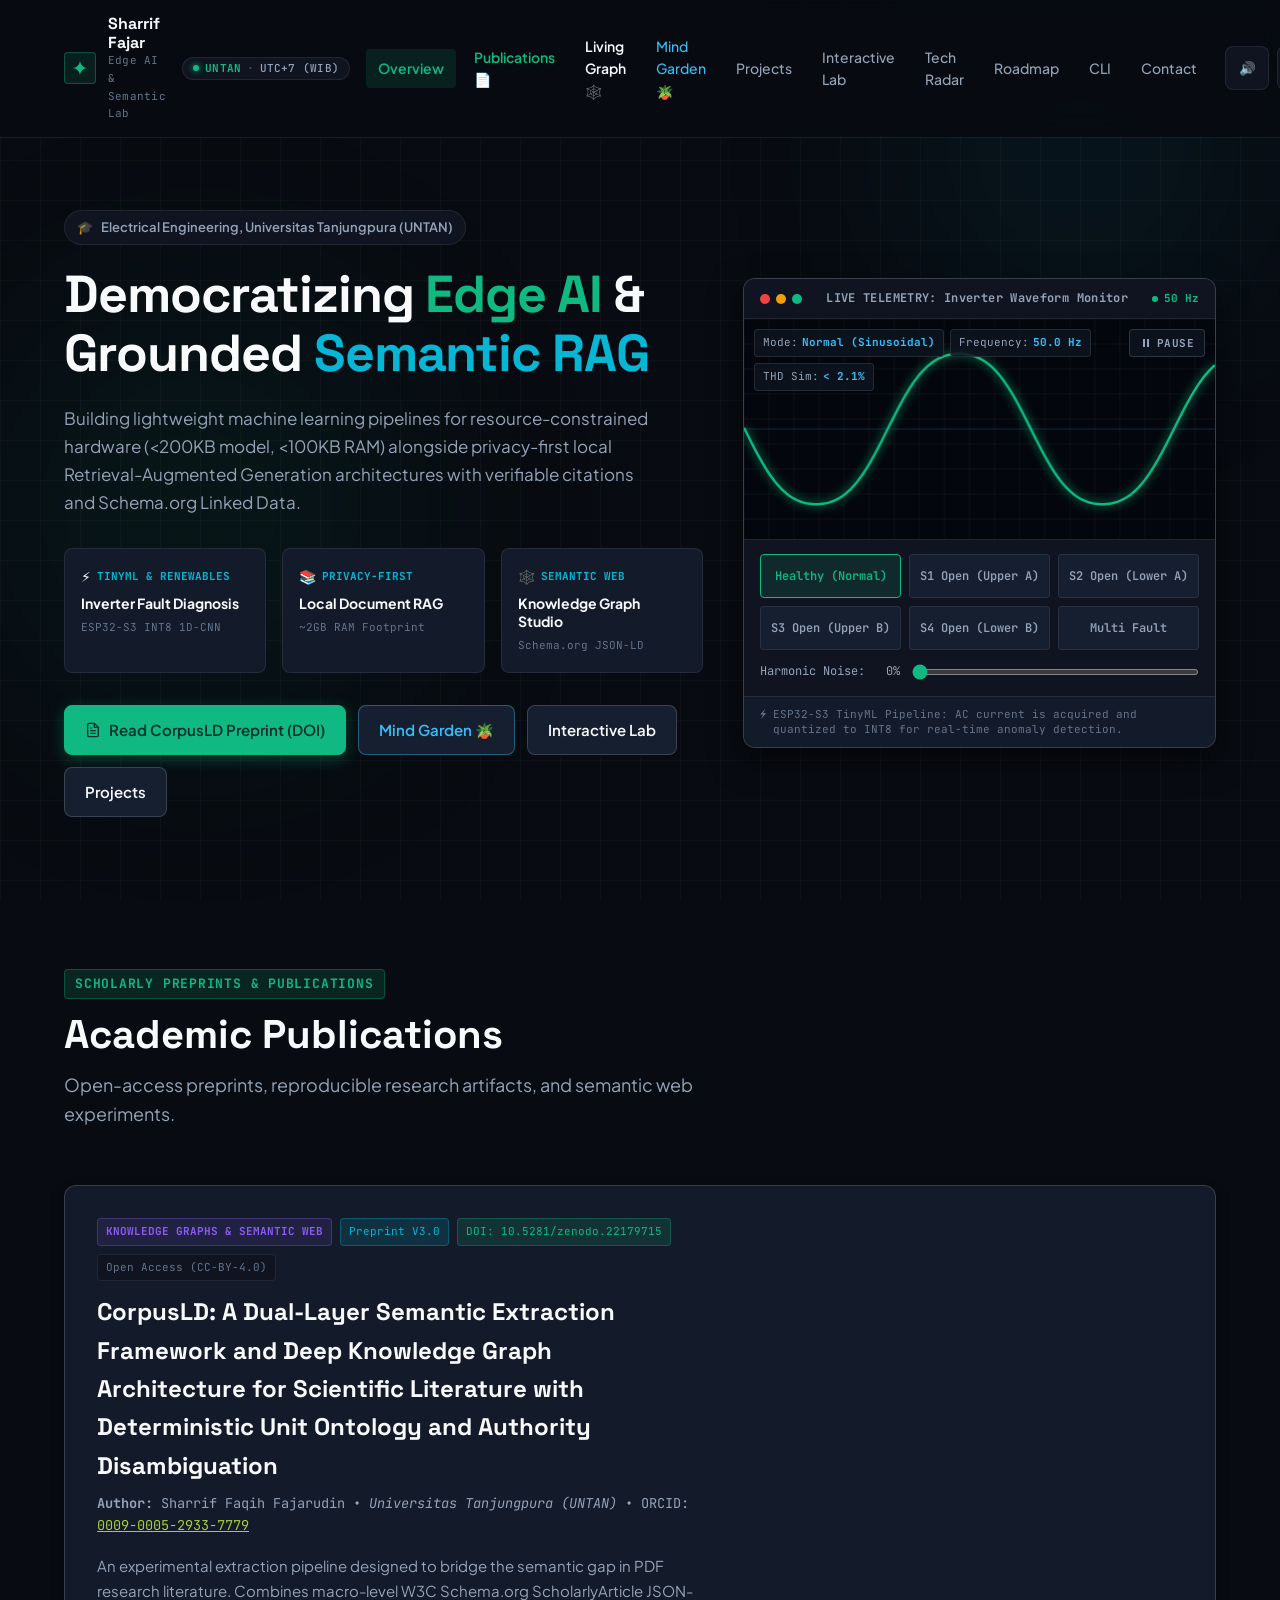
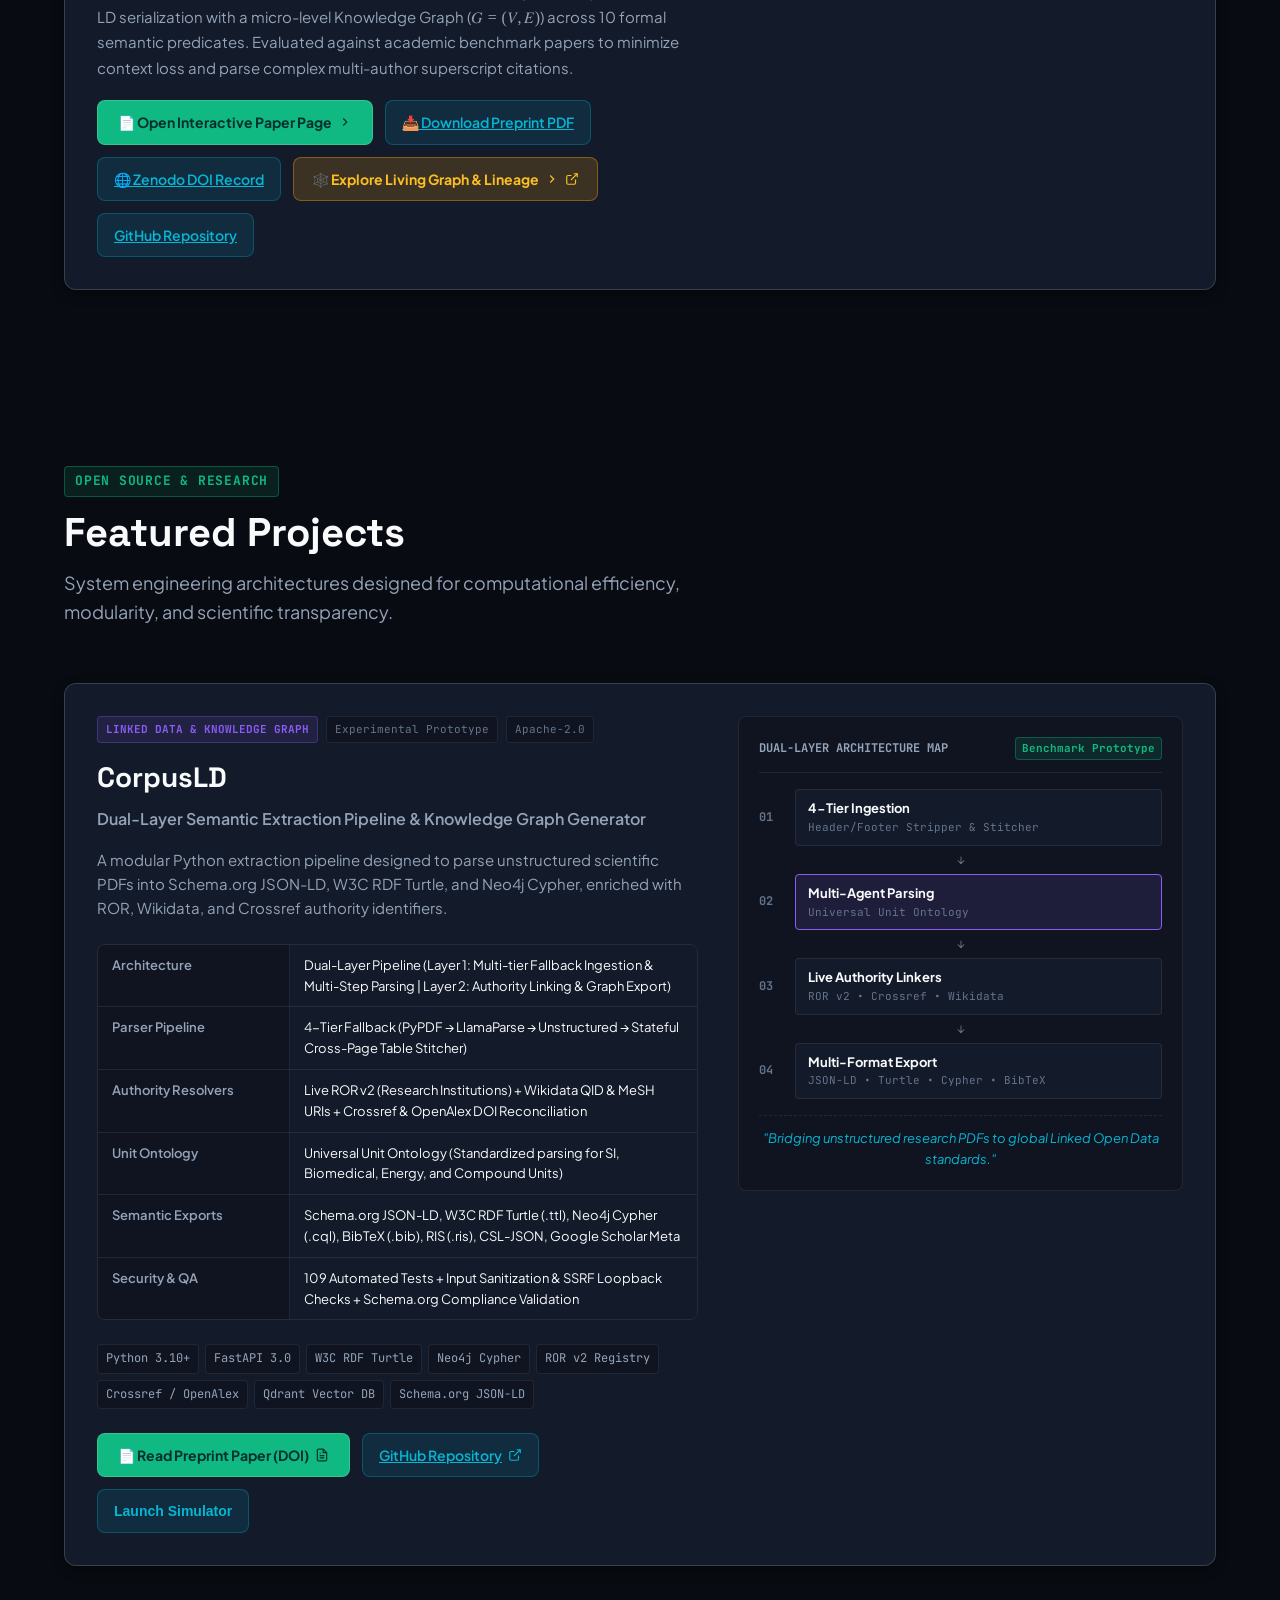
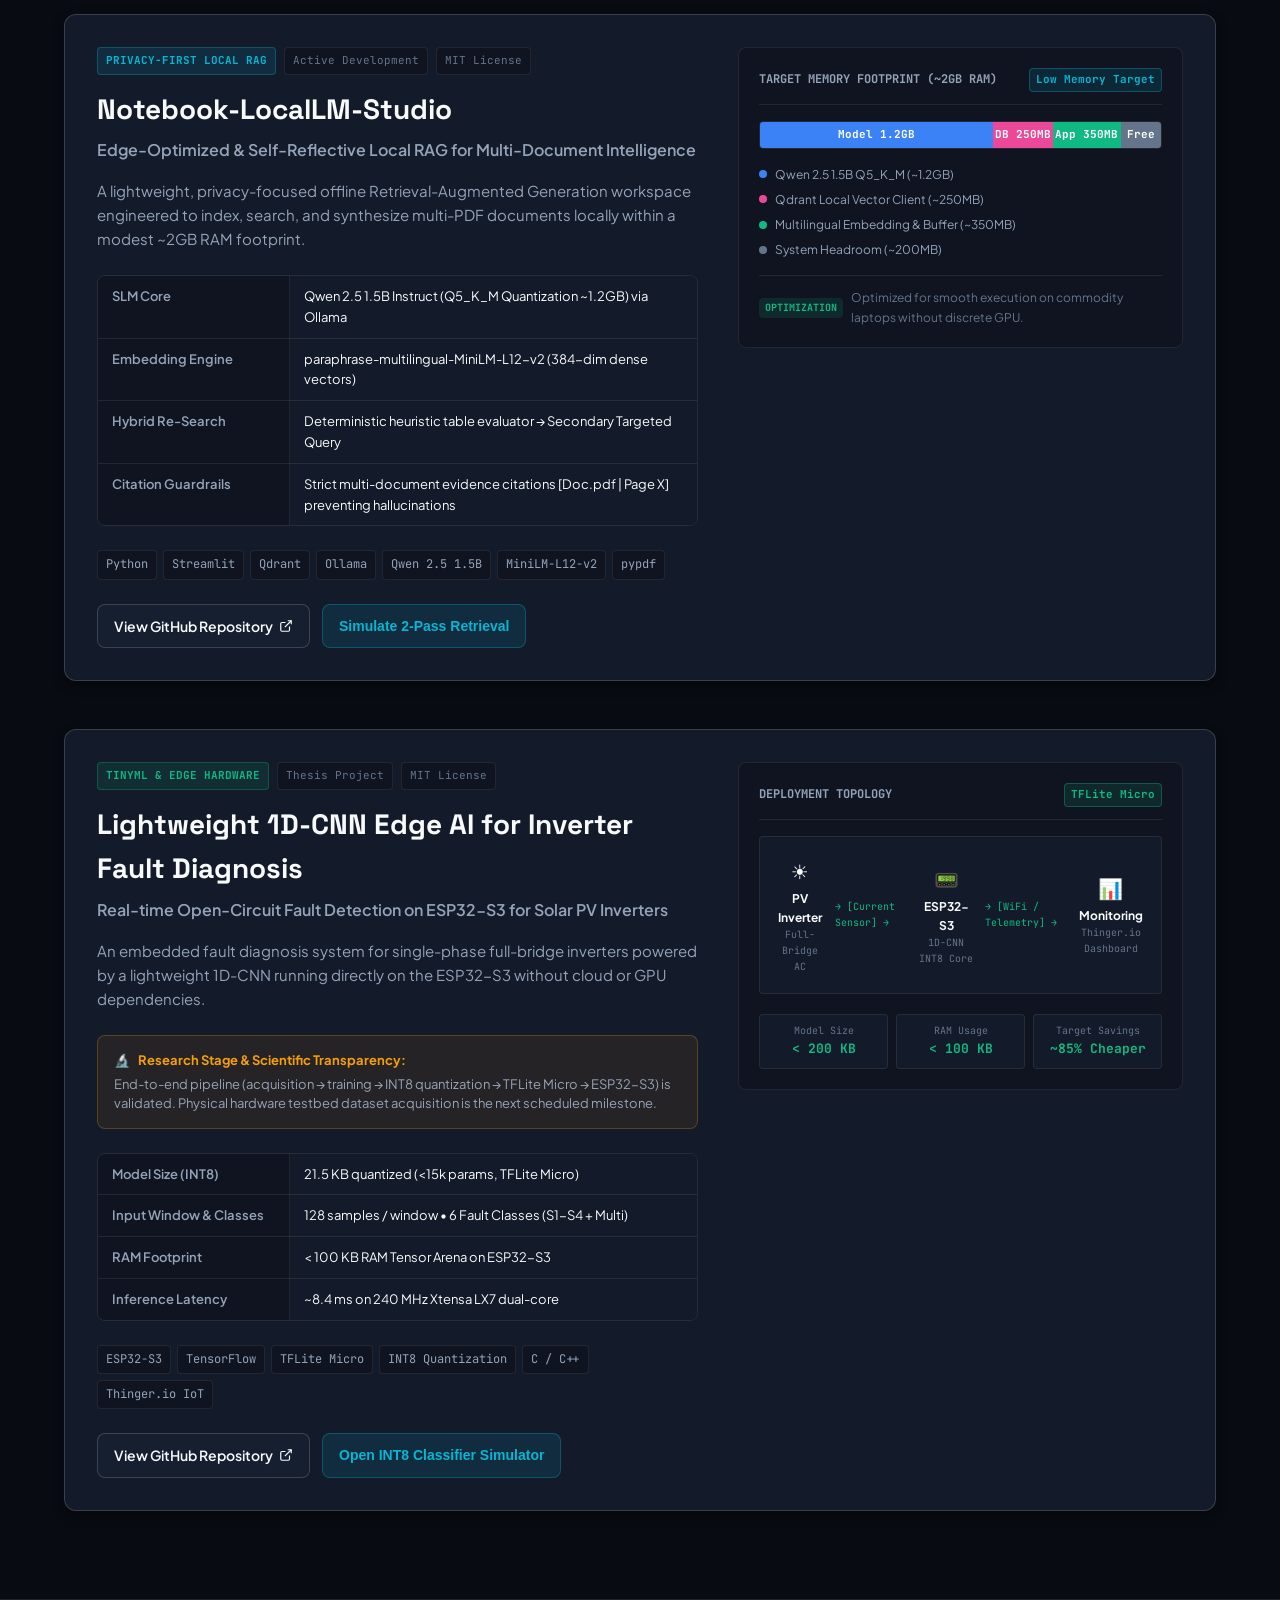
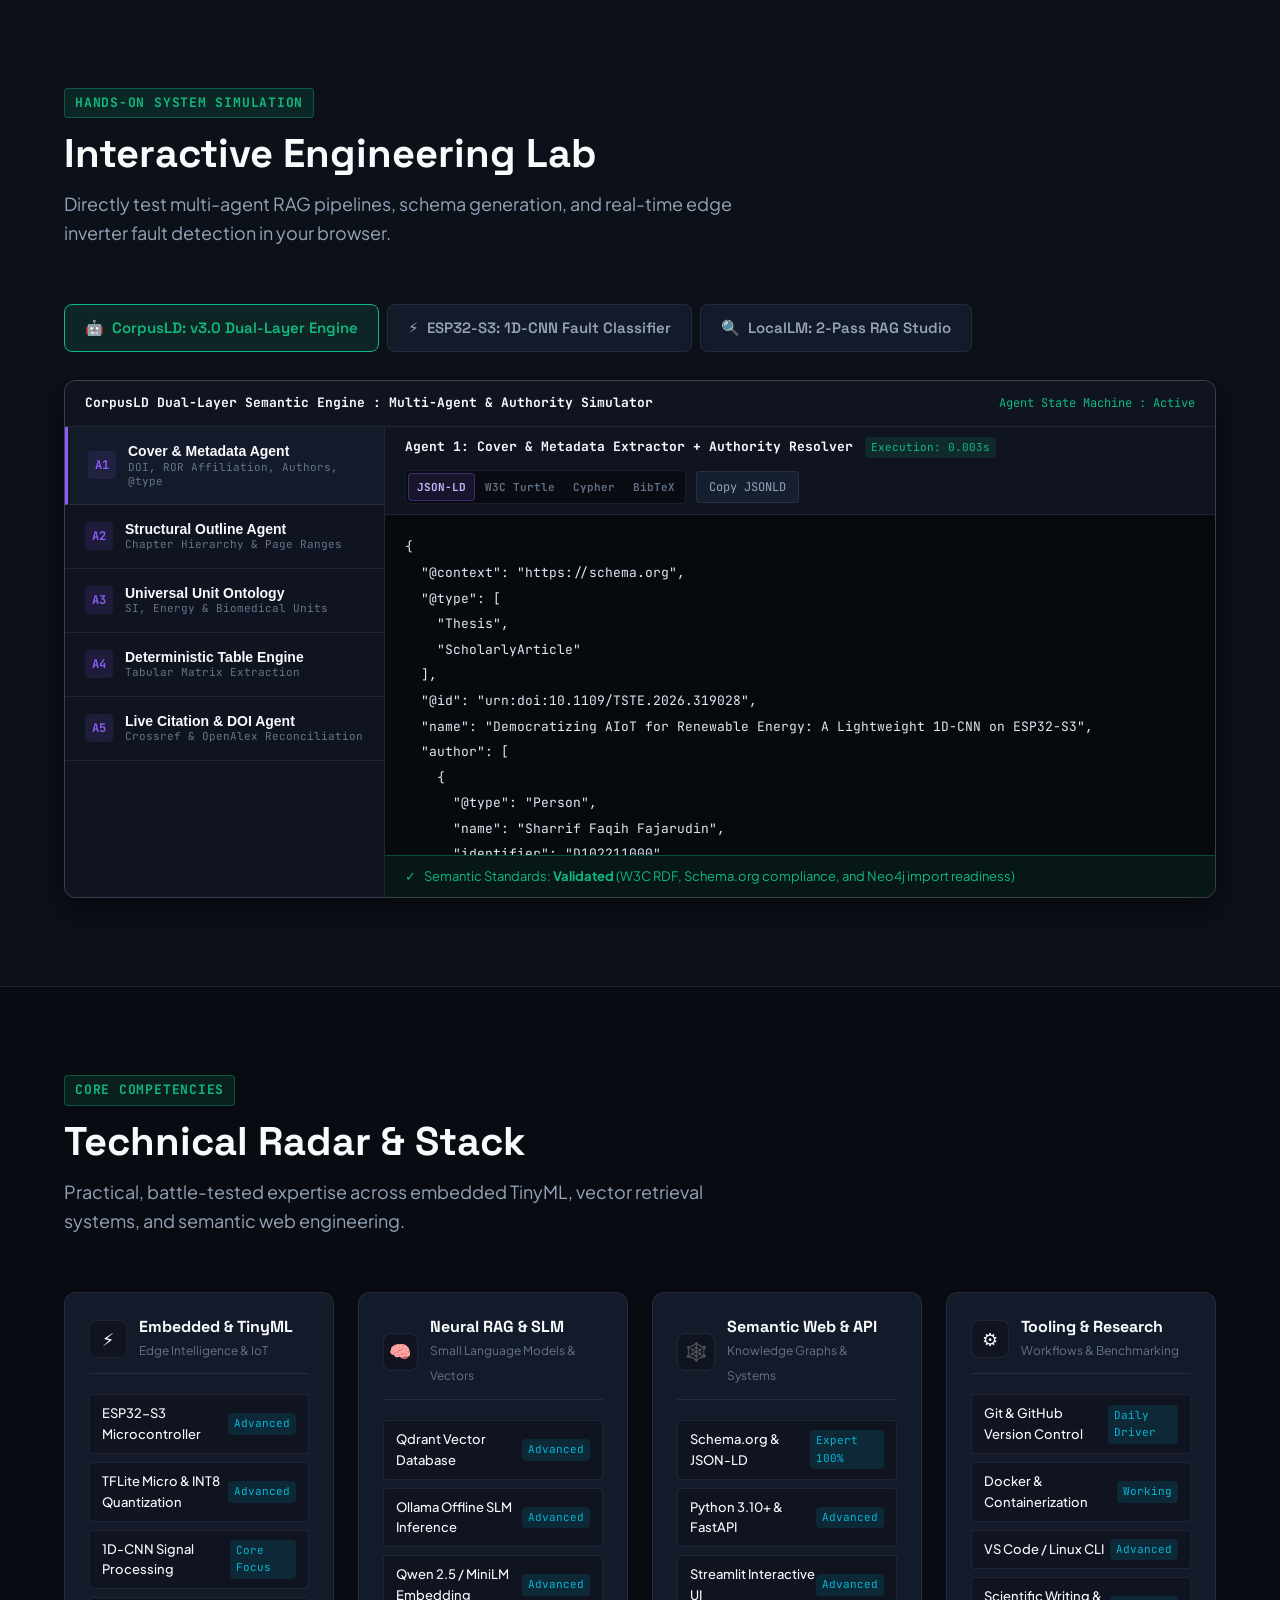
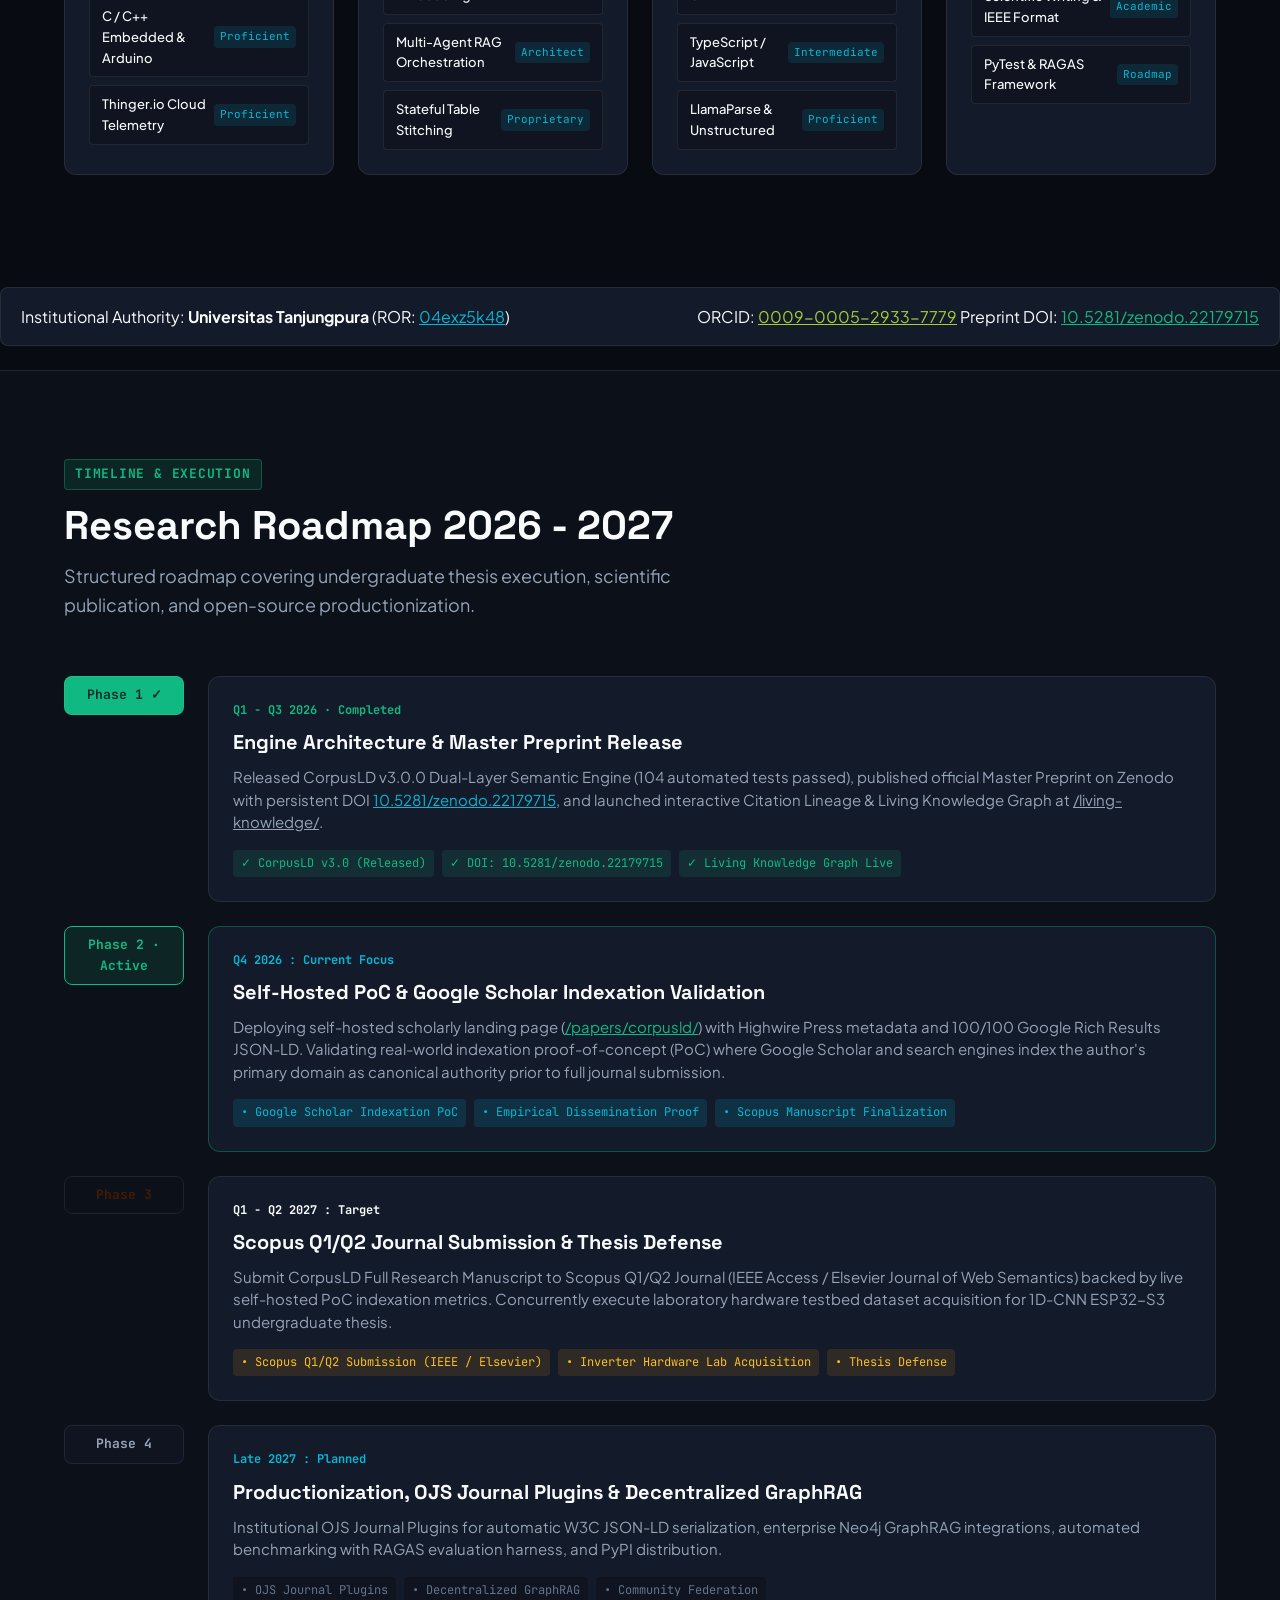
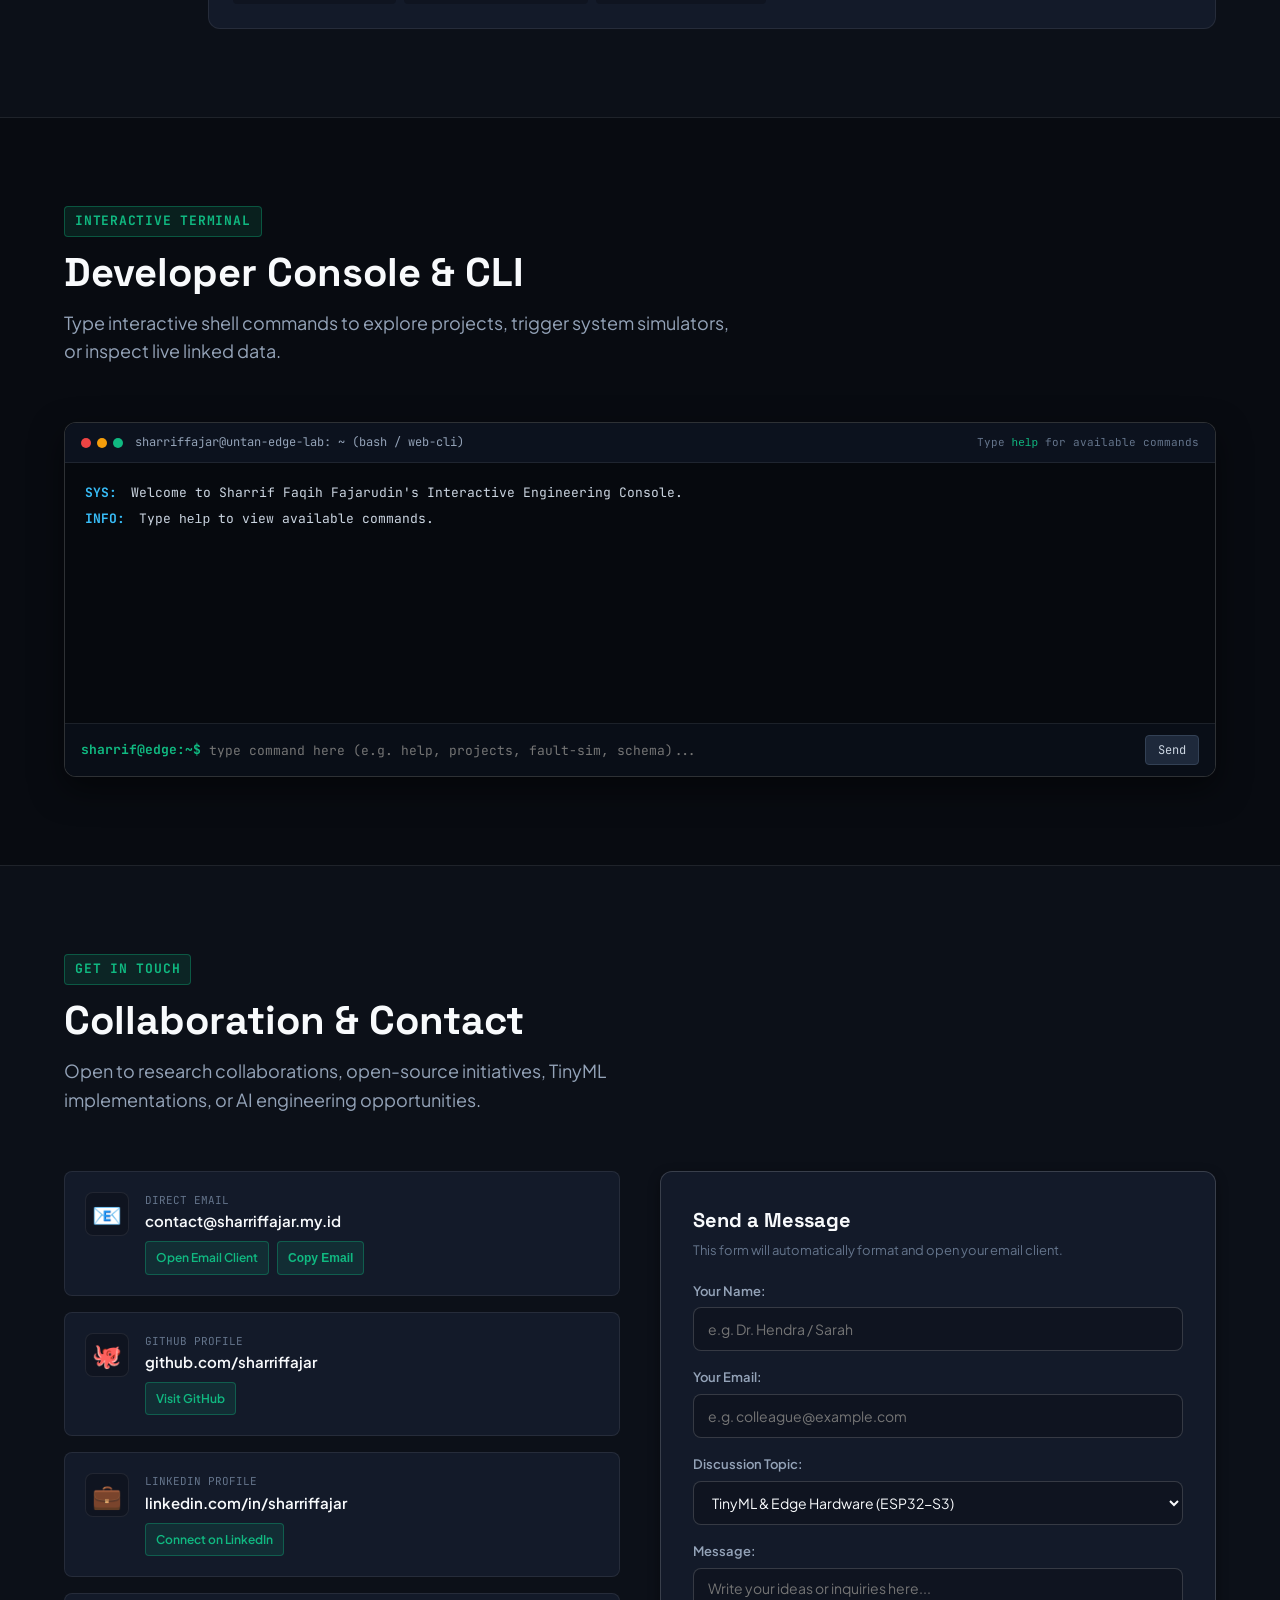
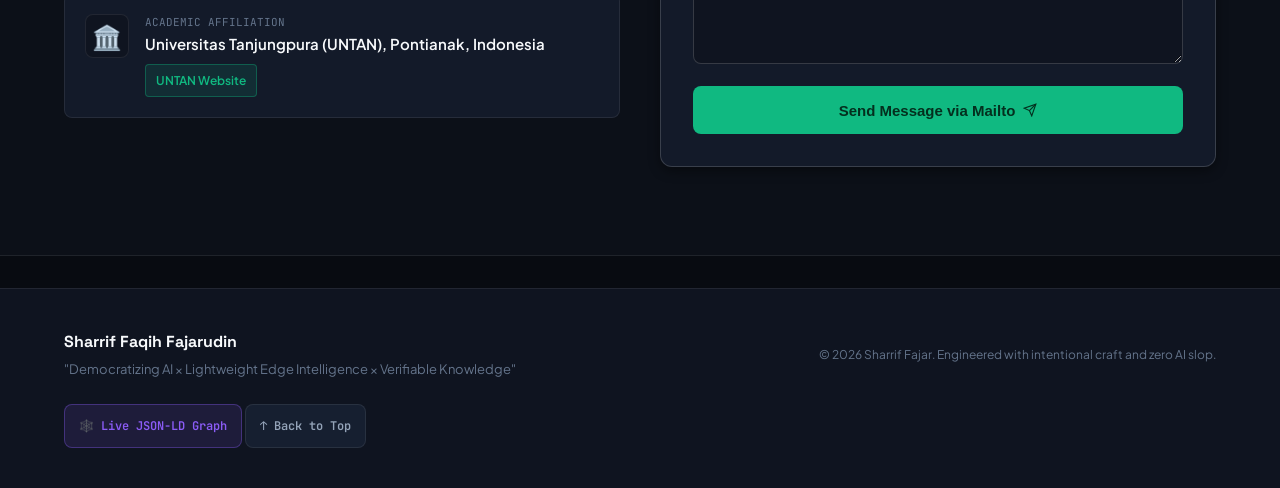
<file: index.html>
<!DOCTYPE html>
<html lang="en" data-theme="dark">
<head>
  <meta charset="UTF-8">
  <meta name="viewport" content="width=device-width, initial-scale=1.0">
  <meta name="description" content="Interactive Engineering & Research Portfolio of Sharrif Faqih Fajarudin. Focused on TinyML (ESP32-S3), Privacy-First Local Neural RAG, and Schema.org Knowledge Graphs.">
  <meta name="author" content="Sharrif Faqih Fajarudin">
  <meta name="theme-color" content="#080b11">
  <!-- Adaptive Favicon (Dark / Light) -->
  <link rel="icon" type="image/svg+xml" href="/favicon.svg">
  <meta name="robots" content="index, follow">
  <meta name="google-site-verification" content="SOFRzCrVBWKhkvBeAWE225BF7LmV_EI5nkfX_r7llbk" />
  <title>Sharrif Faqih Fajarudin | Edge AI &amp; Semantic Systems</title>

  <!-- Open Graph / Social Sharing Meta Tags -->
  <meta property="og:type" content="website">
  <meta property="og:site_name" content="Sharrif Fajar : Edge &amp; Semantic Lab">
  <meta property="og:title" content="Sharrif Faqih Fajarudin | Edge AI &amp; Semantic Systems">
  <meta property="og:description" content="Interactive Engineering &amp; Research Portfolio: TinyML (ESP32-S3), Local Neural RAG, and Schema.org Knowledge Graphs.">
  <meta property="og:url" content="https://sharriffajar.my.id/">
  <link rel="canonical" href="https://sharriffajar.my.id/">
  <meta property="og:image" content="https://sharriffajar.my.id/og-image.png">
  <meta property="og:image:width" content="1200">
  <meta property="og:image:height" content="630">
  <meta property="og:image:alt" content="Sharrif Faqih Fajarudin Portfolio">

  <!-- Twitter / X Cards -->
  <meta name="twitter:card" content="summary_large_image">
  <meta name="twitter:title" content="Sharrif Faqih Fajarudin | Edge AI &amp; Semantic Systems">
  <meta name="twitter:description" content="Democratizing AI for resource-constrained edge hardware and grounded semantic intelligence.">
  <meta name="twitter:image" content="https://sharriffajar.my.id/og-image.png">

  <!-- Discoverability Links for Crawlers & Bots -->
  <link rel="sitemap" type="application/xml" title="Sitemap" href="https://sharriffajar.my.id/sitemap.xml">
  <link rel="help" type="text/plain" title="Robots Policy" href="https://sharriffajar.my.id/robots.txt">
  <link rel="author" type="text/plain" title="LLM Context" href="https://sharriffajar.my.id/llms.txt">

  <!-- Optimized Google Fonts with Preconnect, DNS-Prefetch, and display=swap -->
  <link rel="dns-prefetch" href="https://fonts.googleapis.com">
  <link rel="dns-prefetch" href="https://fonts.gstatic.com">
  <link rel="preconnect" href="https://fonts.googleapis.com">
  <link rel="preconnect" href="https://fonts.gstatic.com" crossorigin>
  <link href="https://fonts.googleapis.com/css2?family=JetBrains+Mono:wght@400;500;700&family=Plus+Jakarta+Sans:wght@400;500;600;700;800&family=Space+Grotesk:wght@500;700&display=swap" rel="stylesheet">

  <link rel="stylesheet" href="style.css">

  <!-- Comprehensive Schema.org Linked Data (@graph) -->
  <!-- Primary ProfilePage Schema (Easily readable by simple & advanced parsers) -->
  <script type="application/ld+json" id="schema-profilepage">
  {
    "@context": "https://schema.org",
    "@type": "ProfilePage",
    "@id": "https://sharriffajar.my.id/#profilepage",
    "url": "https://sharriffajar.my.id/",
    "name": "Sharrif Faqih Fajarudin : Edge AI, TinyML & Semantic Systems Portfolio",
    "headline": "Sharrif Faqih Fajarudin : Edge AI, TinyML & Semantic Systems Portfolio",
    "description": "Interactive portfolio and research profile of Sharrif Faqih Fajarudin, focusing on TinyML (ESP32-S3), Local Neural RAG Systems, and Schema.org JSON-LD Knowledge Graphs.",
    "image": "https://sharriffajar.my.id/og-image.png",
    "inLanguage": ["en-US", "id-ID"],
    "mainEntity": {
      "@type": "Person",
      "@id": "https://sharriffajar.my.id/#person",
      "name": "Sharrif Faqih Fajarudin",
      "alternateName": ["Sharrif Fajar", "sharriffajar"],
      "url": "https://sharriffajar.my.id/",
      "image": "https://sharriffajar.my.id/og-image.png",
      "email": "mailto:contact@sharriffajar.my.id",
      "jobTitle": "Undergraduate Researcher & Software Engineer",
      "worksFor": {
        "@type": "CollegeOrUniversity",
        "@id": "https://ror.org/04exz5k48",
        "name": "Universitas Tanjungpura",
        "alternateName": "UNTAN",
        "url": "https://untan.ac.id"
      },
      "sameAs": [
        "https://orcid.org/0009-0005-2933-7779",
        "https://github.com/sharriffajar",
        "https://linkedin.com/in/sharriffajar",
        "https://instagram.com/sharriffajar",
        "https://doi.org/10.5281/zenodo.22179715",
        "https://nvm.web.id"
      ]
    }
  }
  </script>

  <!-- Published Scholarly Article Schema -->
  <script type="application/ld+json" id="schema-scholarlyarticle">
  {
    "@context": "https://schema.org",
    "@type": "ScholarlyArticle",
    "@id": "https://doi.org/10.5281/zenodo.22179715",
    "url": "https://sharriffajar.my.id/papers/corpusld/",
    "name": "CorpusLD: A Dual-Layer Semantic Extraction Framework and Knowledge Graph Architecture for Scientific Literature with Deterministic Unit Ontology and Authority Disambiguation",
    "headline": "CorpusLD: A Dual-Layer Semantic Extraction Framework and Knowledge Graph Architecture for Scientific Literature",
    "author": {
      "@type": "Person",
      "name": "Sharrif Faqih Fajarudin",
      "url": "https://sharriffajar.my.id",
      "@id": "https://orcid.org/0009-0005-2933-7779"
    },
    "datePublished": "2026-08-30",
    "inLanguage": "en-US",
    "license": "https://creativecommons.org/licenses/by/4.0/",
    "sdPublisher": {
      "@type": "SoftwareApplication",
      "name": "CorpusLD",
      "version": "3.0.0",
      "url": "https://github.com/sharriffajar/CorpusLD"
    }
  }
  </script>
  <!-- Scholarly Metadata -->
  <meta name="citation_title" content="CorpusLD: A Dual-Layer Semantic Extraction Framework and Knowledge Graph Architecture for Scientific Literature with Deterministic Unit Ontology and Authority Disambiguation">
  <meta name="citation_author" content="Fajarudin, Sharrif Faqih">
  <meta name="citation_publication_date" content="2026/08/31">
  <meta name="citation_doi" content="10.5281/zenodo.22179715">
  <meta name="citation_pdf_url" content="https://doi.org/10.5281/zenodo.22179715">
</head>
<body>
  <!-- Background Ambient Glow & Grid -->
  <div class="bg-grid-layer" aria-hidden="true"></div>
  <div class="bg-glow-orb bg-glow-1" aria-hidden="true"></div>
  <div class="bg-glow-orb bg-glow-2" aria-hidden="true"></div>

  <!-- Header & Navigation -->
  <header class="site-header" id="site-header">
    <div class="header-container">
      <a href="#overview" class="brand-badge" aria-label="Sharrif Fajar Home">
        <span class="brand-glyph" aria-hidden="true">
          <svg class="brand-glyph-svg" viewBox="0 0 32 32" width="18" height="18" fill="currentColor">
            <path d="M16 2 C16 9.73 22.27 16 30 16 C22.27 16 16 22.27 16 30 C16 22.27 9.73 16 2 16 C9.73 16 16 9.73 16 2 Z" />
          </svg>
        </span>
        <div class="brand-text">
          <span class="brand-name">Sharrif Fajar</span>
          <span class="brand-sub">Edge AI &amp; Semantic Lab</span>
        </div>
      </a>

      <!-- System Status Telemetry Pill -->
      <div class="telemetry-pill" title="Research Lab Location: Pontianak, Indonesia (UTC+7 / WIB)">
        <span class="pulse-dot" aria-hidden="true"></span>
        <span class="telemetry-tag">UNTAN</span>
        <span class="telemetry-sep" aria-hidden="true">&bull;</span>
        <span class="telemetry-time" id="telemetry-time">UTC+7 (WIB)</span>
      </div>

      <!-- Main Navigation -->
      <nav class="site-nav" id="site-nav" aria-label="Main Navigation">
        <ul class="nav-list">
          <li><a href="#overview" class="nav-link active">Overview</a></li>
          <li><a href="#publications" class="nav-link nav-link-emerald">Publications 📄</a></li>
          <li><a href="./living-knowledge/" class="nav-link nav-link-gold">Living Graph 🕸️</a></li>
          <li><a href="https://nvm.web.id/" target="_blank" rel="noopener noreferrer" class="nav-link" style="color: #38bdf8;">Mind Garden 🪴</a></li>
          <li><a href="#projects" class="nav-link">Projects</a></li>
          <li><a href="#interactive-lab" class="nav-link">Interactive Lab</a></li>
          <li><a href="#tech-stack" class="nav-link">Tech Radar</a></li>
          <li><a href="#roadmap" class="nav-link">Roadmap</a></li>
          <li><a href="#terminal-section" class="nav-link">CLI</a></li>
          <li><a href="#contact" class="nav-link">Contact</a></li>
        </ul>
      </nav>

      <!-- Utility Controls -->
      <div class="header-controls">
        <button id="sfx-toggle-btn" class="control-btn" aria-label="Toggle Web Audio Sound Effects" title="Toggle UI Sound">
          <span class="btn-icon" id="sfx-icon">🔊</span>
          <span class="btn-tooltip">SFX: On</span>
        </button>

        <button id="theme-toggle-btn" class="control-btn" aria-label="Toggle Theme" title="Toggle Dark/Light Mode">
          <span class="btn-icon" id="theme-icon">🌙</span>
          <span class="btn-tooltip">Theme</span>
        </button>

        <a href="https://github.com/sharriffajar" target="_blank" rel="noopener noreferrer" class="cta-header-btn" aria-label="Visit Sharrif Fajar's GitHub Profile">
          <span>GitHub</span>
          <svg width="14" height="14" viewBox="0 0 24 24" fill="none" stroke="currentColor" stroke-width="2" stroke-linecap="round" stroke-linejoin="round" aria-hidden="true"><path d="M18 13v6a2 2 0 0 1-2 2H5a2 2 0 0 1-2-2V8a2 2 0 0 1 2-2h6"></path><polyline points="15 3 21 3 21 9"></polyline><line x1="10" y1="14" x2="21" y2="3"></line></svg>
        </a>

        <!-- Mobile Menu Hamburger -->
        <button id="mobile-menu-btn" class="mobile-toggle-btn" aria-expanded="false" aria-controls="site-nav" aria-label="Open Navigation Menu">
          <span class="hamburger-bar"></span>
          <span class="hamburger-bar"></span>
          <span class="hamburger-bar"></span>
        </button>
      </div>
    </div>
  </header>

  <main id="main-content">
    <!-- Hero Section -->
    <section class="hero-section" id="overview" aria-labelledby="hero-title">
      <div class="section-container hero-grid">
        <div class="hero-content">
          <div class="academic-badge">
            <span class="badge-icon">🎓</span>
            <span>Electrical Engineering, Universitas Tanjungpura (UNTAN)</span>
          </div>

          <h1 id="hero-title" class="hero-heading">
            Democratizing <span class="gradient-text">Edge AI</span> &amp; Grounded <span class="gradient-text-alt">Semantic RAG</span>
          </h1>

          <p class="hero-description">
            Building lightweight machine learning pipelines for resource-constrained hardware (&lt;200KB model, &lt;100KB RAM) alongside privacy-first local Retrieval-Augmented Generation architectures with verifiable citations and Schema.org Linked Data.
          </p>

          <!-- Core Research Pillars -->
          <div class="research-pillars">
            <div class="pillar-card">
              <div class="pillar-header">
                <span class="pillar-icon">⚡</span>
                <span class="pillar-tag">TinyML &amp; Renewables</span>
              </div>
              <p class="pillar-title">Inverter Fault Diagnosis</p>
              <span class="pillar-detail">ESP32-S3 INT8 1D-CNN</span>
            </div>

            <div class="pillar-card">
              <div class="pillar-header">
                <span class="pillar-icon">📚</span>
                <span class="pillar-tag">Privacy-First</span>
              </div>
              <p class="pillar-title">Local Document RAG</p>
              <span class="pillar-detail">~2GB RAM Footprint</span>
            </div>

            <div class="pillar-card">
              <div class="pillar-header">
                <span class="pillar-icon">🕸️</span>
                <span class="pillar-tag">Semantic Web</span>
              </div>
              <p class="pillar-title">Knowledge Graph Studio</p>
              <span class="pillar-detail">Schema.org JSON-LD</span>
            </div>
          </div>

          <!-- Hero Action Buttons -->
          <div class="hero-actions">
            <a href="./papers/corpusld/" class="btn-primary btn-hero-emerald">
              <svg width="16" height="16" viewBox="0 0 24 24" fill="none" stroke="currentColor" stroke-width="2"><path d="M14 2H6a2 2 0 0 0-2 2v16a2 2 0 0 0 2 2h12a2 2 0 0 0 2-2V8zM14 2v6h6M16 13H8M16 17H8M10 9H8"/></svg>
              <span>Read CorpusLD Preprint (DOI)</span>
            </a>
            <a href="https://nvm.web.id/" target="_blank" rel="noopener noreferrer" class="btn-secondary" style="border-color: rgba(56, 189, 248, 0.4); color: #38bdf8;">
              <span>Mind Garden 🪴</span>
            </a>
            <a href="#interactive-lab" class="btn-secondary">
              <span>Interactive Lab</span>
            </a>
            <a href="#projects" class="btn-secondary">
              <span>Projects</span>
            </a>
          </div>
        </div>

        <!-- Hero Telemetry & Interactive Waveform Oscilloscope -->
        <div class="hero-telemetry-panel">
          <div class="telemetry-card">
            <div class="card-header-bar">
              <div class="terminal-dots" aria-hidden="true">
                <span class="dot red"></span>
                <span class="dot yellow"></span>
                <span class="dot green"></span>
              </div>
              <span class="card-header-title">LIVE TELEMETRY: Inverter Waveform Monitor</span>
              <span class="live-indicator"><span class="blink-dot"></span> 50 Hz</span>
            </div>

            <div class="oscilloscope-wrapper">
              <canvas id="oscilloscope-canvas" width="600" height="260" aria-label="Inverter AC Current Sinusoidal Waveform Chart"></canvas>
              <div class="scope-overlay-stats">
                <div class="stat-badge">
                  <span class="stat-label">Mode:</span>
                  <span class="stat-value" id="scope-mode-label">Normal (Sinusoidal)</span>
                </div>
                <div class="stat-badge">
                  <span class="stat-label">Frequency:</span>
                  <span class="stat-value" id="scope-freq-label">50.0 Hz</span>
                </div>
                <div class="stat-badge">
                  <span class="stat-label">THD Sim:</span>
                  <span class="stat-value" id="scope-thd-label">&lt; 2.1%</span>
                </div>
              </div>

              <!-- Monitor Pause / Freeze Button in Corner -->
              <button id="scope-pause-btn" class="scope-pause-btn" aria-label="Pause or freeze waveform animation" title="Freeze / Pause Waveform">
                <svg class="icon-pause" width="12" height="12" viewBox="0 0 24 24" fill="currentColor" aria-hidden="true">
                  <rect x="6" y="4" width="4" height="16"></rect>
                  <rect x="14" y="4" width="4" height="16"></rect>
                </svg>
                <svg class="icon-play" width="12" height="12" viewBox="0 0 24 24" fill="currentColor" aria-hidden="true" style="display:none;">
                  <polygon points="5 3 19 12 5 21 5 3"></polygon>
                </svg>
                <span id="scope-pause-text">PAUSE</span>
              </button>
            </div>

            <!-- Oscilloscope Interactive Controls -->
            <div class="scope-controls">
              <div class="scope-btn-group" role="group" aria-label="Inverter Operating Condition Selection">
                <button class="scope-mode-btn active" data-mode="normal" id="btn-scope-normal">Healthy (Normal)</button>
                <button class="scope-mode-btn" data-mode="fault-s1" id="btn-scope-s1">S1 Open (Upper A)</button>
                <button class="scope-mode-btn" data-mode="fault-s2" id="btn-scope-s2">S2 Open (Lower A)</button>
                <button class="scope-mode-btn" data-mode="fault-s3" id="btn-scope-s3">S3 Open (Upper B)</button>
                <button class="scope-mode-btn" data-mode="fault-s4" id="btn-scope-s4">S4 Open (Lower B)</button>
                <button class="scope-mode-btn" data-mode="fault-multi" id="btn-scope-multi">Multi Fault</button>
              </div>

              <div class="scope-slider-group">
                <label for="scope-noise-slider" class="slider-label">
                  <span>Harmonic Noise:</span>
                  <span id="noise-val">0%</span>
                </label>
                <input type="range" id="scope-noise-slider" min="0" max="100" value="0" step="5" class="custom-range" aria-label="Harmonic noise level">
              </div>
            </div>

            <div class="card-footer-info">
              <span class="info-icon">⚡</span>
              <span>ESP32-S3 TinyML Pipeline: AC current is acquired and quantized to INT8 for real-time anomaly detection.</span>
            </div>
          </div>
        </div>
      </div>
    </section>

    
    <!-- Dedicated Publications & Preprints Section -->
    <section class="section-wrapper" id="publications" aria-labelledby="publications-heading" class="section-pt-40">
      <div class="section-container">
        <div class="section-header">
          <div class="section-eyebrow">
            <span class="eyebrow-tag badge-emerald-subtle">Scholarly Preprints &amp; Publications</span>
          </div>
          <h2 id="publications-heading" class="section-title">Academic Publications</h2>
          <p class="section-subtitle">
            Open-access preprints, reproducible research artifacts, and semantic web experiments.
          </p>
        </div>

        <article class="project-workbench-card">
          <div class="workbench-grid">
            <div class="workbench-details">
              <div class="workbench-meta">
                <span class="project-category-tag tag-purple">Knowledge Graphs &amp; Semantic Web</span>
                <span class="project-version-tag badge-cyan-subtle">Preprint V3.0</span>
                <span class="project-license-tag badge-emerald-subtle">DOI: 10.5281/zenodo.22179715</span>
                <span class="project-license-tag">Open Access (CC-BY-4.0)</span>
              </div>

              <h3 class="workbench-title pub-title-large">
                <a href="./papers/corpusld/">
                  CorpusLD: A Dual-Layer Semantic Extraction Framework and Deep Knowledge Graph Architecture for Scientific Literature with Deterministic Unit Ontology and Authority Disambiguation
                </a>
              </h3>

              <div class="pub-meta-author">
                <strong>Author:</strong> Sharrif Faqih Fajarudin &bull; <em>Universitas Tanjungpura (UNTAN)</em> &bull; ORCID: <a href="https://orcid.org/0009-0005-2933-7779" target="_blank" rel="noopener noreferrer" class="color-orcid">0009-0005-2933-7779</a>
              </div>

              <p class="workbench-desc pub-abstract-text">
                An experimental extraction pipeline designed to bridge the semantic gap in PDF research literature. Combines macro-level W3C Schema.org ScholarlyArticle JSON-LD serialization with a micro-level Knowledge Graph (<math class="inline-math" aria-label="G = (V, E)"><mrow><mi mathvariant="script">G</mi><mo>=</mo><mo stretchy="false">(</mo><mi mathvariant="script">V</mi><mo>,</mo><mi mathvariant="script">E</mi><mo stretchy="false">)</mo></mrow></math>) across 10 formal semantic predicates. Evaluated against academic benchmark papers to minimize context loss and parse complex multi-author superscript citations.
              </p>

              <div class="workbench-actions pub-actions-group">
                <a href="./papers/corpusld/" class="btn-card-primary btn-pub-emerald">
                  <span>📄 Open Interactive Paper Page</span>
                  <svg width="14" height="14" viewBox="0 0 24 24" fill="none" stroke="currentColor" stroke-width="2"><polyline points="9 18 15 12 9 6"></polyline></svg>
                </a>
                <a href="./papers/corpusld/CorpusLD-Preprint.pdf" download="CorpusLD-Master-Preprint.pdf" class="btn-card-secondary">
                  <span>📥 Download Preprint PDF</span>
                </a>
                <a href="https://doi.org/10.5281/zenodo.22179715" target="_blank" rel="noopener noreferrer" class="btn-card-secondary">
                  <span>🌐 Zenodo DOI Record</span>
                </a>
                <a href="./living-knowledge/" class="btn-card-primary btn-pub-gold">
                  <span>🕸️ Explore Living Graph &amp; Lineage</span>
                  <svg width="14" height="14" viewBox="0 0 24 24" fill="none" stroke="currentColor" stroke-width="2"><polyline points="9 18 15 12 9 6"></polyline></svg>
                  <svg width="14" height="14" viewBox="0 0 24 24" fill="none" stroke="currentColor" stroke-width="2"><path d="M18 13v6a2 2 0 0 1-2 2H5a2 2 0 0 1-2-2V8a2 2 0 0 1 2-2h6"></path><polyline points="15 3 21 3 21 9"></polyline><line x1="10" y1="14" x2="21" y2="3"></line></svg>
                </a>
                <a href="https://github.com/sharriffajar/CorpusLD" target="_blank" rel="noopener noreferrer" class="btn-card-secondary">
                  <span>GitHub Repository</span>
                </a>
              </div>
            </div>
          </div>
        </article>
      </div>
    </section>

    <!-- Deep-Dive Featured Projects Section -->
    <section class="section-wrapper" id="projects" aria-labelledby="projects-heading">
      <div class="section-container">
        <div class="section-header">
          <div class="section-eyebrow">
            <span class="eyebrow-tag">Open Source &amp; Research</span>
          </div>
          <h2 id="projects-heading" class="section-title">Featured Projects</h2>
          <p class="section-subtitle">
            System engineering architectures designed for computational efficiency, modularity, and scientific transparency.
          </p>
        </div>

        <div class="projects-vertical-stack">

          <!-- PROJECT 1: CorpusLD -->
          <article class="project-workbench-card" id="project-corpusld">
            <div class="workbench-grid">
              <div class="workbench-details">
                <div class="workbench-meta">
                  <span class="project-category-tag tag-purple">Linked Data &amp; Knowledge Graph</span>
                  <span class="project-version-tag">Experimental Prototype</span>
                  <span class="project-license-tag">Apache-2.0</span>
                </div>

                <h3 class="workbench-title">
                  <a href="https://github.com/sharriffajar/CorpusLD" target="_blank" rel="noopener noreferrer">
                    CorpusLD
                  </a>
                </h3>
                <p class="workbench-tagline">
                  Dual-Layer Semantic Extraction Pipeline &amp; Knowledge Graph Generator
                </p>

                <p class="workbench-desc">
                  A modular Python extraction pipeline designed to parse unstructured scientific PDFs into Schema.org JSON-LD, W3C RDF Turtle, and Neo4j Cypher, enriched with ROR, Wikidata, and Crossref authority identifiers.
                </p>

                <!-- Key Technical Specifications -->
                <div class="tech-specs-table-wrapper">
                  <table class="tech-specs-table">
                    <tbody>
                      <tr>
                        <th>Architecture</th>
                        <td>Dual-Layer Pipeline (Layer 1: Multi-tier Fallback Ingestion &amp; Multi-Step Parsing | Layer 2: Authority Linking &amp; Graph Export)</td>
                      </tr>
                      <tr>
                        <th>Parser Pipeline</th>
                        <td>4-Tier Fallback (PyPDF &rarr; LlamaParse &rarr; Unstructured &rarr; Stateful Cross-Page Table Stitcher)</td>
                      </tr>
                      <tr>
                        <th>Authority Resolvers</th>
                        <td>Live ROR v2 (Research Institutions) + Wikidata QID &amp; MeSH URIs + Crossref &amp; OpenAlex DOI Reconciliation</td>
                      </tr>
                      <tr>
                        <th>Unit Ontology</th>
                        <td>Universal Unit Ontology (Standardized parsing for SI, Biomedical, Energy, and Compound Units)</td>
                      </tr>
                      <tr>
                        <th>Semantic Exports</th>
                        <td>Schema.org JSON-LD, W3C RDF Turtle (.ttl), Neo4j Cypher (.cql), BibTeX (.bib), RIS (.ris), CSL-JSON, Google Scholar Meta</td>
                      </tr>
                      <tr>
                        <th>Security &amp; QA</th>
                        <td>109 Automated Tests + Input Sanitization &amp; SSRF Loopback Checks + Schema.org Compliance Validation</td>
                      </tr>
                    </tbody>
                  </table>
                </div>

                <!-- Stack Pills -->
                <div class="tech-pill-list">
                  <span class="tech-pill">Python 3.10+</span>
                  <span class="tech-pill">FastAPI 3.0</span>
                  <span class="tech-pill">W3C RDF Turtle</span>
                  <span class="tech-pill">Neo4j Cypher</span>
                  <span class="tech-pill">ROR v2 Registry</span>
                  <span class="tech-pill">Crossref / OpenAlex</span>
                  <span class="tech-pill">Qdrant Vector DB</span>
                  <span class="tech-pill">Schema.org JSON-LD</span>
                </div>

                <!-- Action Links -->
                                <!-- Action Links -->
                <div class="workbench-actions">
                  <a href="./papers/corpusld/" class="btn-card-primary btn-pub-emerald">
                    <span>📄 Read Preprint Paper (DOI)</span>
                    <svg width="14" height="14" viewBox="0 0 24 24" fill="none" stroke="currentColor" stroke-width="2"><path d="M14 2H6a2 2 0 0 0-2 2v16a2 2 0 0 0 2 2h12a2 2 0 0 0 2-2V8zM14 2v6h6M16 13H8M16 17H8M10 9H8"/></svg>
                  </a>
                  <a href="https://github.com/sharriffajar/CorpusLD" target="_blank" rel="noopener noreferrer" class="btn-card-secondary">
                    <span>GitHub Repository</span>
                    <svg width="14" height="14" viewBox="0 0 24 24" fill="none" stroke="currentColor" stroke-width="2"><path d="M18 13v6a2 2 0 0 1-2 2H5a2 2 0 0 1-2-2V8a2 2 0 0 1 2-2h6"></path><polyline points="15 3 21 3 21 9"></polyline><line x1="10" y1="14" x2="21" y2="3"></line></svg>
                  </a>
                  <button class="btn-card-secondary" data-jump-lab="corpusld" id="btn-jump-corpusld">
                    <span>Launch Simulator</span>
                  </button>
                </div>
              </div>

              <!-- Interactive Visual Mini-Preview for CorpusLD -->
              <div class="workbench-interactive-preview">
                <div class="preview-container">
                  <div class="preview-header">
                    <span class="preview-title">Dual-Layer Architecture Map</span>
                    <span class="badge-status-ok">Benchmark Prototype</span>
                  </div>

                  <div class="pipeline-diagram-flow">
                    <div class="flow-step">
                      <div class="step-num">01</div>
                      <div class="step-box">
                        <span class="step-name">4-Tier Ingestion</span>
                        <span class="step-detail">Header/Footer Stripper &amp; Stitcher</span>
                      </div>
                    </div>
                    <div class="flow-arrow">&darr;</div>
                    <div class="flow-step">
                      <div class="step-num">02</div>
                      <div class="step-box highlight-box">
                        <span class="step-name">Multi-Agent Parsing</span>
                        <span class="step-detail">Universal Unit Ontology</span>
                      </div>
                    </div>
                    <div class="flow-arrow">&darr;</div>
                    <div class="flow-step">
                      <div class="step-num">03</div>
                      <div class="step-box">
                        <span class="step-name">Live Authority Linkers</span>
                        <span class="step-detail">ROR v2 &bull; Crossref &bull; Wikidata</span>
                      </div>
                    </div>
                    <div class="flow-arrow">&darr;</div>
                    <div class="flow-step">
                      <div class="step-num">04</div>
                      <div class="step-box">
                        <span class="step-name">Multi-Format Export</span>
                        <span class="step-detail">JSON-LD &bull; Turtle &bull; Cypher &bull; BibTeX</span>
                      </div>
                    </div>
                  </div>

                  <div class="preview-footer-quote">
                    <em>"Bridging unstructured research PDFs to global Linked Open Data standards."</em>
                  </div>
                </div>
              </div>
            </div>
          </article>

          <!-- PROJECT 2: Notebook-LocalLM-Studio -->
          <article class="project-workbench-card" id="project-notebook-locallm">
            <div class="workbench-grid">
              <div class="workbench-details">
                <div class="workbench-meta">
                  <span class="project-category-tag tag-cyan">Privacy-First Local RAG</span>
                  <span class="project-version-tag">Active Development</span>
                  <span class="project-license-tag">MIT License</span>
                </div>

                <h3 class="workbench-title">
                  <a href="https://github.com/sharriffajar/Notebook-LocalLM-Studio" target="_blank" rel="noopener noreferrer">
                    Notebook-LocalLM-Studio
                  </a>
                </h3>
                <p class="workbench-tagline">
                  Edge-Optimized &amp; Self-Reflective Local RAG for Multi-Document Intelligence
                </p>

                <p class="workbench-desc">
                  A lightweight, privacy-focused offline Retrieval-Augmented Generation workspace engineered to index, search, and synthesize multi-PDF documents locally within a modest ~2GB RAM footprint.
                </p>

                <!-- Key Technical Specifications -->
                <div class="tech-specs-table-wrapper">
                  <table class="tech-specs-table">
                    <tbody>
                      <tr>
                        <th>SLM Core</th>
                        <td>Qwen 2.5 1.5B Instruct (Q5_K_M Quantization ~1.2GB) via Ollama</td>
                      </tr>
                      <tr>
                        <th>Embedding Engine</th>
                        <td>paraphrase-multilingual-MiniLM-L12-v2 (384-dim dense vectors)</td>
                      </tr>
                      <tr>
                        <th>Hybrid Re-Search</th>
                        <td>Deterministic heuristic table evaluator &rarr; Secondary Targeted Query</td>
                      </tr>
                      <tr>
                        <th>Citation Guardrails</th>
                        <td>Strict multi-document evidence citations [Doc.pdf | Page X] preventing hallucinations</td>
                      </tr>
                    </tbody>
                  </table>
                </div>

                <!-- Stack Pills -->
                <div class="tech-pill-list">
                  <span class="tech-pill">Python</span>
                  <span class="tech-pill">Streamlit</span>
                  <span class="tech-pill">Qdrant</span>
                  <span class="tech-pill">Ollama</span>
                  <span class="tech-pill">Qwen 2.5 1.5B</span>
                  <span class="tech-pill">MiniLM-L12-v2</span>
                  <span class="tech-pill">pypdf</span>
                </div>

                <!-- Action Links -->
                <div class="workbench-actions">
                  <a href="https://github.com/sharriffajar/Notebook-LocalLM-Studio" target="_blank" rel="noopener noreferrer" class="btn-card-primary">
                    <span>View GitHub Repository</span>
                    <svg width="14" height="14" viewBox="0 0 24 24" fill="none" stroke="currentColor" stroke-width="2"><path d="M18 13v6a2 2 0 0 1-2 2H5a2 2 0 0 1-2-2V8a2 2 0 0 1 2-2h6"></path><polyline points="15 3 21 3 21 9"></polyline><line x1="10" y1="14" x2="21" y2="3"></line></svg>
                  </a>
                  <button class="btn-card-secondary" data-jump-lab="locallm" id="btn-jump-locallm">
                    <span>Simulate 2-Pass Retrieval</span>
                  </button>
                </div>
              </div>

              <!-- Interactive RAM Allocation Graph Preview -->
              <div class="workbench-interactive-preview">
                <div class="preview-container">
                  <div class="preview-header">
                    <span class="preview-title">Target Memory Footprint (~2GB RAM)</span>
                    <span class="badge-status-accent">Low Memory Target</span>
                  </div>

                  <div class="ram-allocation-chart">
                    <div class="ram-bar-container">
                      <div class="ram-segment seg-model dist-bar dist-class0 bar-w58" title="Qwen 2.5 1.5B (Q5_K_M): ~1.2GB">
                        <span>Model 1.2GB</span>
                      </div>
                      <div class="ram-segment seg-vectordb dist-bar dist-class1 bar-w15" title="Qdrant Local Client: ~250MB">
                        <span>DB 250MB</span>
                      </div>
                      <div class="ram-segment seg-app dist-bar dist-class2 bar-w17" title="Embedding &amp; App Buffer: ~350MB">
                        <span>App 350MB</span>
                      </div>
                      <div class="ram-segment seg-headroom dist-bar dist-class3 bar-w10" title="System Headroom: ~200MB">
                        <span>Free</span>
                      </div>
                    </div>

                    <div class="ram-legend-grid">
                      <div class="legend-item"><span class="legend-dot dot-model"></span> Qwen 2.5 1.5B Q5_K_M (~1.2GB)</div>
                      <div class="legend-item"><span class="legend-dot dot-vectordb"></span> Qdrant Local Vector Client (~250MB)</div>
                      <div class="legend-item"><span class="legend-dot dot-app"></span> Multilingual Embedding &amp; Buffer (~350MB)</div>
                      <div class="legend-item"><span class="legend-dot dot-headroom"></span> System Headroom (~200MB)</div>
                    </div>
                  </div>

                  <div class="preview-footer-note">
                    <span class="note-badge">Optimization</span>
                    <span>Optimized for smooth execution on commodity laptops without discrete GPU.</span>
                  </div>
                </div>
              </div>
            </div>
          </article>

          <!-- PROJECT 3: TinyML Inverter Fault Detector -->
          <article class="project-workbench-card" id="project-tinyml-inverter">
            <div class="workbench-grid">
              <div class="workbench-details">
                <div class="workbench-meta">
                  <span class="project-category-tag tag-emerald">TinyML &amp; Edge Hardware</span>
                  <span class="project-version-tag">Thesis Project</span>
                  <span class="project-license-tag">MIT License</span>
                </div>

                <h3 class="workbench-title">
                  <a href="https://github.com/sharriffajar/Lightweight-1D-CNN-Edge-AI-for-Inverter-Fault-Diagnosis" target="_blank" rel="noopener noreferrer">
                    Lightweight 1D-CNN Edge AI for Inverter Fault Diagnosis
                  </a>
                </h3>
                <p class="workbench-tagline">
                  Real-time Open-Circuit Fault Detection on ESP32-S3 for Solar PV Inverters
                </p>

                <p class="workbench-desc">
                  An embedded fault diagnosis system for single-phase full-bridge inverters powered by a lightweight 1D-CNN running directly on the ESP32-S3 without cloud or GPU dependencies.
                </p>

                <!-- Transparency Note on Scientific Stage -->
                <div class="scientific-honesty-box">
                  <div class="honesty-header">
                    <span class="honesty-icon">🔬</span>
                    <span class="honesty-title">Research Stage &amp; Scientific Transparency:</span>
                  </div>
                  <p class="honesty-text">
                    End-to-end pipeline (acquisition &rarr; training &rarr; INT8 quantization &rarr; TFLite Micro &rarr; ESP32-S3) is validated. Physical hardware testbed dataset acquisition is the next scheduled milestone.
                  </p>
                </div>

                <!-- Specs -->
                <div class="tech-specs-table-wrapper">
                  <table class="tech-specs-table">
                    <tbody>
                      <tr>
                        <th>Model Size (INT8)</th>
                        <td>21.5 KB quantized (&lt;15k params, TFLite Micro)</td>
                      </tr>
                      <tr>
                        <th>Input Window &amp; Classes</th>
                        <td>128 samples / window &bull; 6 Fault Classes (S1-S4 + Multi)</td>
                      </tr>
                      <tr>
                        <th>RAM Footprint</th>
                        <td>&lt; 100 KB RAM Tensor Arena on ESP32-S3</td>
                      </tr>
                      <tr>
                        <th>Inference Latency</th>
                        <td>~8.4 ms on 240 MHz Xtensa LX7 dual-core</td>
                      </tr>
                    </tbody>
                  </table>
                </div>

                <!-- Stack Pills -->
                <div class="tech-pill-list">
                  <span class="tech-pill">ESP32-S3</span>
                  <span class="tech-pill">TensorFlow</span>
                  <span class="tech-pill">TFLite Micro</span>
                  <span class="tech-pill">INT8 Quantization</span>
                  <span class="tech-pill">C / C++</span>
                  <span class="tech-pill">Thinger.io IoT</span>
                </div>

                <!-- Action Links -->
                <div class="workbench-actions">
                  <a href="https://github.com/sharriffajar/Lightweight-1D-CNN-Edge-AI-for-Inverter-Fault-Diagnosis" target="_blank" rel="noopener noreferrer" class="btn-card-primary">
                    <span>View GitHub Repository</span>
                    <svg width="14" height="14" viewBox="0 0 24 24" fill="none" stroke="currentColor" stroke-width="2"><path d="M18 13v6a2 2 0 0 1-2 2H5a2 2 0 0 1-2-2V8a2 2 0 0 1 2-2h6"></path><polyline points="15 3 21 3 21 9"></polyline><line x1="10" y1="14" x2="21" y2="3"></line></svg>
                  </a>
                  <button class="btn-card-secondary" data-jump-lab="tinyml" id="btn-jump-tinyml">
                    <span>Open INT8 Classifier Simulator</span>
                  </button>
                </div>
              </div>

              <!-- Interactive Hardware Architecture Box -->
              <div class="workbench-interactive-preview">
                <div class="preview-container">
                  <div class="preview-header">
                    <span class="preview-title">Deployment Topology</span>
                    <span class="badge-status-ok">TFLite Micro</span>
                  </div>

                  <div class="esp-topology-diagram">
                    <div class="topo-node topo-inverter">
                      <span class="topo-icon">☀️</span>
                      <span class="topo-label">PV Inverter</span>
                      <span class="topo-sub">Full-Bridge AC</span>
                    </div>
                    <div class="topo-wire">&rarr; [Current Sensor] &rarr;</div>
                    <div class="topo-node topo-esp">
                      <span class="topo-icon">📟</span>
                      <span class="topo-label">ESP32-S3</span>
                      <span class="topo-sub">1D-CNN INT8 Core</span>
                    </div>
                    <div class="topo-wire">&rarr; [WiFi / Telemetry] &rarr;</div>
                    <div class="topo-node topo-cloud">
                      <span class="topo-icon">📊</span>
                      <span class="topo-label">Monitoring</span>
                      <span class="topo-sub">Thinger.io Dashboard</span>
                    </div>
                  </div>

                  <div class="edge-metrics-badge-grid">
                    <div class="metric-mini-card">
                      <span class="metric-m-label">Model Size</span>
                      <span class="metric-m-val">&lt; 200 KB</span>
                    </div>
                    <div class="metric-mini-card">
                      <span class="metric-m-label">RAM Usage</span>
                      <span class="metric-m-val">&lt; 100 KB</span>
                    </div>
                    <div class="metric-mini-card">
                      <span class="metric-m-label">Target Savings</span>
                      <span class="metric-m-val">~85% Cheaper</span>
                    </div>
                  </div>
                </div>
              </div>
            </div>
          </article>

        </div>
      </div>
    </section>

    <!-- Interactive Engineering Lab Section -->
    <section class="section-wrapper bg-subtle" id="interactive-lab" aria-labelledby="lab-heading">
      <div class="section-container">
        <div class="section-header">
          <div class="section-eyebrow">
            <span class="eyebrow-tag">Hands-On System Simulation</span>
          </div>
          <h2 id="lab-heading" class="section-title">Interactive Engineering Lab</h2>
          <p class="section-subtitle">
            Directly test multi-agent RAG pipelines, schema generation, and real-time edge inverter fault detection in your browser.
          </p>
        </div>

        <!-- Interactive Lab Tabs -->
        <div class="lab-tab-nav" role="tablist" aria-label="Engineering Simulator Tabs">
          <button class="lab-tab-btn active" role="tab" aria-selected="true" aria-controls="tab-pane-agent" id="tab-btn-agent">
            <span class="tab-icon">🤖</span>
            <span>CorpusLD: v3.0 Dual-Layer Engine</span>
          </button>
          <button class="lab-tab-btn" role="tab" aria-selected="false" aria-controls="tab-pane-tinyml" id="tab-btn-tinyml">
            <span class="tab-icon">⚡</span>
            <span>ESP32-S3: 1D-CNN Fault Classifier</span>
          </button>
          <button class="lab-tab-btn" role="tab" aria-selected="false" aria-controls="tab-pane-rag" id="tab-btn-rag">
            <span class="tab-icon">🔍</span>
            <span>LocalLM: 2-Pass RAG Studio</span>
          </button>
        </div>

        <!-- LAB PANE 1: CorpusLD Dual-Layer Visualizer -->
        <div class="lab-tab-pane active" id="tab-pane-agent" role="tabpanel" aria-labelledby="tab-btn-agent">
          <div class="lab-workbench-box">
            <div class="workbench-bar">
              <span class="bar-title">CorpusLD Dual-Layer Semantic Engine : Multi-Agent &amp; Authority Simulator</span>
              <span class="bar-status">Agent State Machine : Active</span>
            </div>

            <div class="agent-sim-layout">
              <!-- Left Agent Step Selector -->
              <div class="agent-step-list" role="tablist" aria-label="Extraction Agent Steps">
                <button class="agent-step-item active" data-agent="1" id="agent-btn-1">
                  <div class="step-badge">A1</div>
                  <div class="step-info">
                    <span class="step-title">Cover &amp; Metadata Agent</span>
                    <span class="step-sub">DOI, ROR Affiliation, Authors, @type</span>
                  </div>
                </button>

                <button class="agent-step-item" data-agent="2" id="agent-btn-2">
                  <div class="step-badge">A2</div>
                  <div class="step-info">
                    <span class="step-title">Structural Outline Agent</span>
                    <span class="step-sub">Chapter Hierarchy &amp; Page Ranges</span>
                  </div>
                </button>

                <button class="agent-step-item" data-agent="3" id="agent-btn-3">
                  <div class="step-badge">A3</div>
                  <div class="step-info">
                    <span class="step-title">Universal Unit Ontology</span>
                    <span class="step-sub">SI, Energy &amp; Biomedical Units</span>
                  </div>
                </button>

                <button class="agent-step-item" data-agent="4" id="agent-btn-4">
                  <div class="step-badge">A4</div>
                  <div class="step-info">
                    <span class="step-title">Deterministic Table Engine</span>
                    <span class="step-sub">Tabular Matrix Extraction</span>
                  </div>
                </button>

                <button class="agent-step-item" data-agent="5" id="agent-btn-5">
                  <div class="step-badge">A5</div>
                  <div class="step-info">
                    <span class="step-title">Live Citation &amp; DOI Agent</span>
                    <span class="step-sub">Crossref &amp; OpenAlex Reconciliation</span>
                  </div>
                </button>
              </div>

              <!-- Right Live Agent Output & Multi-Format Inspector -->
              <div class="agent-output-viewer">
                <div class="viewer-header">
                  <div class="viewer-meta">
                    <span class="active-agent-label" id="agent-current-label">Agent 1: Cover &amp; Metadata Extractor</span>
                    <span class="exec-time-pill" id="agent-exec-time">Execution: 0.003s</span>
                  </div>
                  
                  <div class="viewer-actions-row">
                    <div class="format-switcher-tabs" role="tablist" aria-label="Export Format Selector" id="format-switcher-tabs">
                      <button class="format-tab-btn active" data-format="jsonld" type="button">JSON-LD</button>
                      <button class="format-tab-btn" data-format="ttl" type="button">W3C Turtle</button>
                      <button class="format-tab-btn" data-format="cypher" type="button">Cypher</button>
                      <button class="format-tab-btn" data-format="bibtex" type="button">BibTeX</button>
                    </div>
                    <button class="btn-copy-code" id="copy-jsonld-btn" aria-label="Copy Code">
                      <span id="copy-text">Copy</span>
                    </button>
                  </div>
                </div>

                <div class="code-container">
                  <pre><code id="agent-output-code" class="code-block json">/* Loading Agent Output... */</code></pre>
                </div>

                <div class="validator-compliance-badge">
                  <span class="check-icon">✓</span>
                  <span>Semantic Standards: <strong>Validated</strong> (W3C RDF, Schema.org compliance, and Neo4j import readiness)</span>
                </div>
              </div>
            </div>
          </div>
        </div>

        <!-- LAB PANE 2: TinyML 1D-CNN Inverter Classifier Simulator -->
        <div class="lab-tab-pane" id="tab-pane-tinyml" role="tabpanel" aria-labelledby="tab-btn-tinyml" hidden>
          <div class="lab-workbench-box">
            <div class="workbench-bar">
              <span class="bar-title">ESP32-S3 TinyML INT8 Inference Simulator</span>
              <span class="bar-status">Firmware Loop: 200 Hz Sampling</span>
            </div>

            <div class="tinyml-sim-grid">
              <!-- Controls Column -->
              <div class="tinyml-controls-col">
                <h4 class="col-heading">Test Signal Parameters (Single-Phase Full Bridge)</h4>

                <div class="control-field">
                  <label for="tinyml-fault-type" class="field-label">Inverter Switch Condition (6 Classes):</label>
                  <select id="tinyml-fault-type" class="custom-select">
                    <option value="Healthy">Class 0: Healthy (Balanced Sinusoidal Current)</option>
                    <option value="S1_Open">Class 1: S1_Open (Leg A Top Switch - Pos. Attenuated *0.18)</option>
                    <option value="S2_Open">Class 2: S2_Open (Leg A Bottom Switch - Neg. Attenuated *0.18)</option>
                    <option value="S3_Open">Class 3: S3_Open (Leg B Top Switch - Phase +60°, Pos. *0.22)</option>
                    <option value="S4_Open">Class 4: S4_Open (Leg B Bottom Switch - Phase +60°, Neg. *0.22)</option>
                    <option value="Multi_Fault">Class 5: Multi_Fault (Simultaneous Multi-Switch Chaos)</option>
                  </select>
                </div>

                <div class="control-field">
                  <label for="tinyml-load-slider" class="field-label">
                    <span>Nominal Load Current (RMS):</span>
                    <span id="load-val" class="val-display">5.0 A</span>
                  </label>
                  <input type="range" id="tinyml-load-slider" min="1" max="15" value="5" step="0.5" class="custom-range" aria-label="Nominal load current">
                </div>

                <div class="control-field">
                  <label for="tinyml-noise-slider" class="field-label">
                    <span>Signal-to-Noise Ratio (SNR):</span>
                    <span id="snr-val" class="val-display">35 dB</span>
                  </label>
                  <input type="range" id="tinyml-noise-slider" min="15" max="50" value="35" step="1" class="custom-range" aria-label="Noise SNR level">
                </div>

                <button id="run-inference-btn" class="btn-run-inference">
                  <span>Run ESP32-S3 INT8 Inference</span>
                  <span class="btn-kbd-hint">&crarr; Run</span>
                </button>
              </div>

              <!-- Results Column -->
              <div class="tinyml-results-col">
                <h4 class="col-heading">Edge 1D-CNN Classification Output (6-Class Softmax)</h4>

                <div class="inference-verdict-box" id="inference-verdict-box">
                  <div class="verdict-status-icon" id="verdict-icon">✓</div>
                  <div class="verdict-details">
                    <span class="verdict-label">Detected Status:</span>
                    <strong class="verdict-text" id="verdict-text">CLASS 0: HEALTHY</strong>
                    <span class="verdict-sub" id="verdict-sub">Inverter AC waveform normal &amp; balanced</span>
                  </div>
                </div>

                <!-- 6-Class Probability Bars -->
                <div class="prob-bar-list">
                  <div class="prob-bar-item">
                    <div class="prob-header">
                      <span>Class 0: Healthy</span>
                      <span id="prob-0-val" class="prob-val">98.4%</span>
                    </div>
                    <div class="prob-track">
                      <div class="prob-fill fill-normal" id="prob-0-fill" class="dist-bar dist-class0 bar-w98"></div>
                    </div>
                  </div>

                  <div class="prob-bar-item">
                    <div class="prob-header">
                      <span>Class 1: S1_Open</span>
                      <span id="prob-1-val" class="prob-val">0.6%</span>
                    </div>
                    <div class="prob-track">
                      <div class="prob-fill fill-fault" id="prob-1-fill" class="dist-bar dist-class1 bar-w06"></div>
                    </div>
                  </div>

                  <div class="prob-bar-item">
                    <div class="prob-header">
                      <span>Class 2: S2_Open</span>
                      <span id="prob-2-val" class="prob-val">0.4%</span>
                    </div>
                    <div class="prob-track">
                      <div class="prob-fill fill-fault" id="prob-2-fill" class="dist-bar dist-class2 bar-w04"></div>
                    </div>
                  </div>

                  <div class="prob-bar-item">
                    <div class="prob-header">
                      <span>Class 3: S3_Open</span>
                      <span id="prob-3-val" class="prob-val">0.3%</span>
                    </div>
                    <div class="prob-track">
                      <div class="prob-fill fill-fault" id="prob-3-fill" class="dist-bar dist-class3 bar-w03"></div>
                    </div>
                  </div>

                  <div class="prob-bar-item">
                    <div class="prob-header">
                      <span>Class 4: S4_Open</span>
                      <span id="prob-4-val" class="prob-val">0.2%</span>
                    </div>
                    <div class="prob-track">
                      <div class="prob-fill fill-fault" id="prob-4-fill" class="dist-bar dist-class4 bar-w02"></div>
                    </div>
                  </div>

                  <div class="prob-bar-item">
                    <div class="prob-header">
                      <span>Class 5: Multi_Fault</span>
                      <span id="prob-5-val" class="prob-val">0.1%</span>
                    </div>
                    <div class="prob-track">
                      <div class="prob-fill fill-fault" id="prob-5-fill" class="dist-bar dist-class5 bar-w01"></div>
                    </div>
                  </div>
                </div>

                <!-- Microcontroller Benchmark Telemetry -->
                <div class="hw-benchmark-strip">
                  <div class="bench-item">
                    <span class="b-lbl">Latency</span>
                    <span class="b-val" id="bench-lat">8.4 ms</span>
                  </div>
                  <div class="bench-item">
                    <span class="b-lbl">Model INT8</span>
                    <span class="b-val">21.5 KB</span>
                  </div>
                  <div class="bench-item">
                    <span class="b-lbl">Window N</span>
                    <span class="b-val">128 Samples</span>
                  </div>
                  <div class="bench-item">
                    <span class="b-lbl">Hardware</span>
                    <span class="b-val">ESP32-S3</span>
                  </div>
                </div>
              </div>
            </div>
          </div>
        </div>

        <!-- LAB PANE 3: LocalLM 2-Pass RAG Studio Simulator -->
        <div class="lab-tab-pane" id="tab-pane-rag" role="tabpanel" aria-labelledby="tab-btn-rag" hidden>
          <div class="lab-workbench-box">
            <div class="workbench-bar">
              <span class="bar-title">Notebook-LocalLM-Studio : 2-Pass Hybrid Retrieval Simulator</span>
              <span class="bar-status">Engine: Qdrant Local + Qwen 2.5 1.5B</span>
            </div>

            <div class="rag-sim-layout">
              <div class="rag-query-box">
                <label for="rag-sample-query" class="field-label">Choose Sample Research Query:</label>
                <div class="query-preset-btns">
                  <button class="preset-btn active" data-query="inverter-efficiency">"What is the inverter efficiency at 80% load and harmonic THD?"</button>
                  <button class="preset-btn" data-query="rag-benchmark">"What are the target RAM footprint and quantized model specifications?"</button>
                  <button class="preset-btn" data-query="schema-compliance">"How is Schema.org JSON-LD compliance validated?"</button>
                </div>
              </div>

              <!-- Visual Flow of the 2-Pass Execution -->
              <div class="rag-execution-timeline">
                <div class="timeline-step passed" id="rag-step-1">
                  <div class="step-indicator">1</div>
                  <div class="step-desc">
                    <strong>Pass 1: Semantic MiniLM Embedding</strong>
                    <span>384-dim dense vector search on Qdrant collection</span>
                  </div>
                </div>

                <div class="timeline-step passed" id="rag-step-2">
                  <div class="step-indicator">2</div>
                  <div class="step-desc">
                    <strong>Heuristic Table &amp; Metric Evaluator</strong>
                    <span id="rag-heuristic-status">Tabular requirement detected: TRUE &rarr; Trigger Pass 2</span>
                  </div>
                </div>

                <div class="timeline-step passed" id="rag-step-3">
                  <div class="step-indicator">3</div>
                  <div class="step-desc">
                    <strong>Pass 2: Fast Re-Search Query</strong>
                    <span>Targeted retrieval on structured LlamaParse table chunks</span>
                  </div>
                </div>

                <div class="timeline-step passed" id="rag-step-4">
                  <div class="step-indicator">4</div>
                  <div class="step-desc">
                    <strong>Synthesis with Strict Citations</strong>
                    <span>Qwen 2.5 1.5B inference bound to page-level citations</span>
                  </div>
                </div>
              </div>

              <!-- RAG Response Output with Citations -->
              <div class="rag-response-card">
                <div class="resp-header">
                  <span class="resp-label">Model Response (Grounded Evidence Response):</span>
                  <span class="badge-zero-hallucination">Strict Citation Guardrail</span>
                </div>
                <div class="resp-body" id="rag-response-content">
                  <p>Based on empirical benchmark data, inverter efficiency at 80% load reaches <strong>97.2%</strong> with a Total Harmonic Distortion (THD) of <strong>1.85%</strong> at 50 Hz fundamental frequency <span class="citation-pill" title="Document: Inverter_Test_Report.pdf, Page: 14">[Inverter_Test_Report.pdf | Page 14]</span>.</p>
                  
                  <div class="table-evidence-box">
                    <div class="evidence-title">Extracted Tabular Evidence (Pass 2 LlamaParse):</div>
                    <table class="evidence-mini-table">
                      <thead>
                        <tr>
                          <th>Load (%)</th>
                          <th>Efficiency (%)</th>
                          <th>THD Current (%)</th>
                          <th>Loss (W)</th>
                        </tr>
                      </thead>
                      <tbody>
                        <tr>
                          <td>50%</td>
                          <td>96.4%</td>
                          <td>2.40%</td>
                          <td>18.2 W</td>
                        </tr>
                        <tr class="highlight-row">
                          <td>80%</td>
                          <td>97.2%</td>
                          <td>1.85%</td>
                          <td>22.4 W</td>
                        </tr>
                        <tr>
                          <td>100%</td>
                          <td>96.8%</td>
                          <td>2.10%</td>
                          <td>32.0 W</td>
                        </tr>
                      </tbody>
                    </table>
                  </div>
                </div>
              </div>
            </div>
          </div>
        </div>

      </div>
    </section>

    <!-- Technical Skill Radar & Matrix Section -->
    <section class="section-wrapper" id="tech-stack" aria-labelledby="skills-heading">
      <div class="section-container">
        <div class="section-header">
          <div class="section-eyebrow">
            <span class="eyebrow-tag">Core Competencies</span>
          </div>
          <h2 id="skills-heading" class="section-title">Technical Radar &amp; Stack</h2>
          <p class="section-subtitle">
            Practical, battle-tested expertise across embedded TinyML, vector retrieval systems, and semantic web engineering.
          </p>
        </div>

        <div class="skills-category-grid">
          <!-- Category 1: Embedded & TinyML -->
          <div class="skill-category-card">
            <div class="category-header">
              <div class="cat-icon-box">⚡</div>
              <div>
                <h3 class="cat-title">Embedded &amp; TinyML</h3>
                <span class="cat-subtitle">Edge Intelligence &amp; IoT</span>
              </div>
            </div>

            <ul class="skill-badge-list">
              <li class="skill-item">
                <span class="skill-name">ESP32-S3 Microcontroller</span>
                <span class="skill-tag-level">Advanced</span>
              </li>
              <li class="skill-item">
                <span class="skill-name">TFLite Micro &amp; INT8 Quantization</span>
                <span class="skill-tag-level">Advanced</span>
              </li>
              <li class="skill-item">
                <span class="skill-name">1D-CNN Signal Processing</span>
                <span class="skill-tag-level">Core Focus</span>
              </li>
              <li class="skill-item">
                <span class="skill-name">C / C++ Embedded &amp; Arduino</span>
                <span class="skill-tag-level">Proficient</span>
              </li>
              <li class="skill-item">
                <span class="skill-name">Thinger.io Cloud Telemetry</span>
                <span class="skill-tag-level">Proficient</span>
              </li>
            </ul>
          </div>

          <!-- Category 2: Neural RAG & SLM -->
          <div class="skill-category-card">
            <div class="category-header">
              <div class="cat-icon-box">🧠</div>
              <div>
                <h3 class="cat-title">Neural RAG &amp; SLM</h3>
                <span class="cat-subtitle">Small Language Models &amp; Vectors</span>
              </div>
            </div>

            <ul class="skill-badge-list">
              <li class="skill-item">
                <span class="skill-name">Qdrant Vector Database</span>
                <span class="skill-tag-level">Advanced</span>
              </li>
              <li class="skill-item">
                <span class="skill-name">Ollama Offline SLM Inference</span>
                <span class="skill-tag-level">Advanced</span>
              </li>
              <li class="skill-item">
                <span class="skill-name">Qwen 2.5 / MiniLM Embedding</span>
                <span class="skill-tag-level">Advanced</span>
              </li>
              <li class="skill-item">
                <span class="skill-name">Multi-Agent RAG Orchestration</span>
                <span class="skill-tag-level">Architect</span>
              </li>
              <li class="skill-item">
                <span class="skill-name">Stateful Table Stitching</span>
                <span class="skill-tag-level">Proprietary</span>
              </li>
            </ul>
          </div>

          <!-- Category 3: Semantic Web & Backend -->
          <div class="skill-category-card">
            <div class="category-header">
              <div class="cat-icon-box">🕸️</div>
              <div>
                <h3 class="cat-title">Semantic Web &amp; API</h3>
                <span class="cat-subtitle">Knowledge Graphs &amp; Systems</span>
              </div>
            </div>

            <ul class="skill-badge-list">
              <li class="skill-item">
                <span class="skill-name">Schema.org &amp; JSON-LD</span>
                <span class="skill-tag-level">Expert 100%</span>
              </li>
              <li class="skill-item">
                <span class="skill-name">Python 3.10+ &amp; FastAPI</span>
                <span class="skill-tag-level">Advanced</span>
              </li>
              <li class="skill-item">
                <span class="skill-name">Streamlit Interactive UI</span>
                <span class="skill-tag-level">Advanced</span>
              </li>
              <li class="skill-item">
                <span class="skill-name">TypeScript / JavaScript</span>
                <span class="skill-tag-level">Intermediate</span>
              </li>
              <li class="skill-item">
                <span class="skill-name">LlamaParse &amp; Unstructured</span>
                <span class="skill-tag-level">Proficient</span>
              </li>
            </ul>
          </div>

          <!-- Category 4: DevOps & Research Methods -->
          <div class="skill-category-card">
            <div class="category-header">
              <div class="cat-icon-box">⚙️</div>
              <div>
                <h3 class="cat-title">Tooling &amp; Research</h3>
                <span class="cat-subtitle">Workflows &amp; Benchmarking</span>
              </div>
            </div>

            <ul class="skill-badge-list">
              <li class="skill-item">
                <span class="skill-name">Git &amp; GitHub Version Control</span>
                <span class="skill-tag-level">Daily Driver</span>
              </li>
              <li class="skill-item">
                <span class="skill-name">Docker &amp; Containerization</span>
                <span class="skill-tag-level">Working</span>
              </li>
              <li class="skill-item">
                <span class="skill-name">VS Code / Linux CLI</span>
                <span class="skill-tag-level">Advanced</span>
              </li>
              <li class="skill-item">
                <span class="skill-name">Scientific Writing &amp; IEEE Format</span>
                <span class="skill-tag-level">Academic</span>
              </li>
              <li class="skill-item">
                <span class="skill-name">PyTest &amp; RAGAS Framework</span>
                <span class="skill-tag-level">Roadmap</span>
              </li>
            </ul>
          </div>
        </div>
      </div>
    </section>

    <!-- Semantic Aside: Author Credentials & Live Verification -->
    <aside class="portfolio-meta-sidebar" aria-label="Author Credentials and Academic Federation Status">
      <div class="flex-center-gap">
        <span class="dot-pulse-emerald" aria-hidden="true"></span>
        <span class="mono-meta-text">
          Institutional Authority: <strong>Universitas Tanjungpura</strong> (ROR: <a href="https://ror.org/04exz5k48" target="_blank" rel="noopener" class="link-cyan">04exz5k48</a>)
        </span>
      </div>
      <div class="mono-meta-group">
        <span>ORCID: <a href="https://orcid.org/0009-0005-2933-7779" target="_blank" rel="noopener" class="color-orcid">0009-0005-2933-7779</a></span>
        <span>Preprint DOI: <a href="https://doi.org/10.5281/zenodo.22179715" target="_blank" rel="noopener" class="link-emerald">10.5281/zenodo.22179715</a></span>
      </div>
    </aside>

    <!-- Research Roadmap Section -->
    <section class="section-wrapper bg-subtle" id="roadmap" aria-labelledby="roadmap-heading">
      <div class="section-container">
        <div class="section-header">
          <div class="section-eyebrow">
            <span class="eyebrow-tag">Timeline &amp; Execution</span>
          </div>
          <h2 id="roadmap-heading" class="section-title">Research Roadmap 2026 - 2027</h2>
          <p class="section-subtitle">
            Structured roadmap covering undergraduate thesis execution, scientific publication, and open-source productionization.
          </p>
        </div>

                <div class="roadmap-timeline">
          <!-- Roadmap Item 1: Completed -->
          <div class="roadmap-item completed">
            <div class="roadmap-badge roadmap-badge-emerald">Phase 1 ✓</div>
            <div class="roadmap-card">
              <div class="roadmap-date roadmap-date-emerald">Q1 - Q3 2026 · Completed</div>
              <h3 class="roadmap-title">Engine Architecture &amp; Master Preprint Release</h3>
              <p class="roadmap-desc">
                Released CorpusLD v3.0.0 Dual-Layer Semantic Engine (104 automated tests passed), published official Master Preprint on Zenodo with persistent DOI <a href="https://doi.org/10.5281/zenodo.22179715" target="_blank" rel="noopener" class="link-cyan">10.5281/zenodo.22179715</a>, and launched interactive Citation Lineage &amp; Living Knowledge Graph at <a href="./living-knowledge/" class="link-gold">/living-knowledge/</a>.
              </p>
              <div class="roadmap-tags">
                <span class="tag-done">✓ CorpusLD v3.0 (Released)</span>
                <span class="tag-done">✓ DOI: 10.5281/zenodo.22179715</span>
                <span class="tag-done">✓ Living Knowledge Graph Live</span>
              </div>
            </div>
          </div>

          <!-- Roadmap Item 2: Current Focus -->
          <div class="roadmap-item active">
            <div class="roadmap-badge roadmap-badge-cyan">Phase 2 · Active</div>
            <div class="roadmap-card roadmap-card-cyan">
              <div class="roadmap-date roadmap-date-cyan">Q4 2026 : Current Focus</div>
              <h3 class="roadmap-title">Self-Hosted PoC &amp; Google Scholar Indexation Validation</h3>
              <p class="roadmap-desc">
                Deploying self-hosted scholarly landing page (<a href="./papers/corpusld/" class="link-emerald">/papers/corpusld/</a>) with Highwire Press metadata and 100/100 Google Rich Results JSON-LD. Validating real-world indexation proof-of-concept (PoC) where Google Scholar and search engines index the author's primary domain as canonical authority prior to full journal submission.
              </p>
              <div class="roadmap-tags">
                <span class="tag-current roadmap-tag-cyan">&bull; Google Scholar Indexation PoC</span>
                <span class="tag-current roadmap-tag-cyan">&bull; Empirical Dissemination Proof</span>
                <span class="tag-current roadmap-tag-cyan">&bull; Scopus Manuscript Finalization</span>
              </div>
            </div>
          </div>

          <!-- Roadmap Item 3: Next Target -->
          <div class="roadmap-item upcoming">
            <div class="roadmap-badge roadmap-badge-gold">Phase 3</div>
            <div class="roadmap-card">
              <div class="roadmap-date roadmap-date-gold">Q1 - Q2 2027 : Target</div>
              <h3 class="roadmap-title">Scopus Q1/Q2 Journal Submission &amp; Thesis Defense</h3>
              <p class="roadmap-desc">
                Submit CorpusLD Full Research Manuscript to Scopus Q1/Q2 Journal (IEEE Access / Elsevier Journal of Web Semantics) backed by live self-hosted PoC indexation metrics. Concurrently execute laboratory hardware testbed dataset acquisition for 1D-CNN ESP32-S3 undergraduate thesis.
              </p>
              <div class="roadmap-tags">
                <span class="tag-future roadmap-tag-gold">&bull; Scopus Q1/Q2 Submission (IEEE / Elsevier)</span>
                <span class="tag-future roadmap-tag-gold">&bull; Inverter Hardware Lab Acquisition</span>
                <span class="tag-future roadmap-tag-gold">&bull; Thesis Defense</span>
              </div>
            </div>
          </div>

          <!-- Roadmap Item 4: Planned Productionization -->
          <div class="roadmap-item upcoming">
            <div class="roadmap-badge">Phase 4</div>
            <div class="roadmap-card">
              <div class="roadmap-date">Late 2027 : Planned</div>
              <h3 class="roadmap-title">Productionization, OJS Journal Plugins &amp; Decentralized GraphRAG</h3>
              <p class="roadmap-desc">
                Institutional OJS Journal Plugins for automatic W3C JSON-LD serialization, enterprise Neo4j GraphRAG integrations, automated benchmarking with RAGAS evaluation harness, and PyPI distribution.
              </p>
              <div class="roadmap-tags">
                <span class="tag-future">&bull; OJS Journal Plugins</span>
                <span class="tag-future">&bull; Decentralized GraphRAG</span>
                <span class="tag-future">&bull; Community Federation</span>
              </div>
            </div>
          </div>
        </div>
      </div>
    </section>

    <!-- Interactive Mini-CLI Terminal Section -->
    <section class="section-wrapper" id="terminal-section" aria-labelledby="cli-heading">
      <div class="section-container">
        <div class="section-header">
          <div class="section-eyebrow">
            <span class="eyebrow-tag">Interactive Terminal</span>
          </div>
          <h2 id="cli-heading" class="section-title">Developer Console &amp; CLI</h2>
          <p class="section-subtitle">
            Type interactive shell commands to explore projects, trigger system simulators, or inspect live linked data.
          </p>
        </div>

        <div class="terminal-window" id="terminal-window">
          <div class="terminal-header">
            <div class="terminal-dots">
              <span class="dot red"></span>
              <span class="dot yellow"></span>
              <span class="dot green"></span>
            </div>
            <span class="terminal-title">sharriffajar@untan-edge-lab: ~ (bash / web-cli)</span>
            <span class="terminal-hint">Type <code>help</code> for available commands</span>
          </div>

          <div class="terminal-body" id="terminal-body" tabindex="0" role="region" aria-label="Interactive Terminal Output">
            <div class="terminal-line banner-line">
              <span class="prompt-sys">SYS:</span> Welcome to Sharrif Faqih Fajarudin's Interactive Engineering Console.
            </div>
            <div class="terminal-line info-line">
              <span class="prompt-sys">INFO:</span> Type <code>help</code> to view available commands.
            </div>
            <div id="terminal-history"></div>
          </div>

          <form id="terminal-form" class="terminal-input-row" autocomplete="off">
            <label for="terminal-input" class="prompt-symbol">sharrif@edge:~$</label>
            <input type="text" id="terminal-input" class="terminal-input" placeholder="type command here (e.g. help, projects, fault-sim, schema)..." spellcheck="false" aria-label="Terminal Command Input">
            <button type="submit" class="terminal-submit-btn" aria-label="Submit Command">Send</button>
          </form>
        </div>
      </div>
    </section>

    <!-- Contact & Connect Section -->
    <section class="section-wrapper bg-subtle" id="contact" aria-labelledby="contact-heading">
      <div class="section-container">
        <div class="section-header">
          <div class="section-eyebrow">
            <span class="eyebrow-tag">Get in Touch</span>
          </div>
          <h2 id="contact-heading" class="section-title">Collaboration &amp; Contact</h2>
          <p class="section-subtitle">
            Open to research collaborations, open-source initiatives, TinyML implementations, or AI engineering opportunities.
          </p>
        </div>

        <div class="contact-grid">
          <!-- Left Info Cards -->
          <div class="contact-info-panel">
            <div class="contact-card">
              <div class="contact-icon">📧</div>
              <div class="contact-card-content">
                <span class="contact-label">Direct Email</span>
                <span class="contact-val" id="email-address">contact@sharriffajar.my.id</span>
                <div class="contact-actions">
                  <a href="mailto:contact@sharriffajar.my.id" class="btn-contact-action">Open Email Client</a>
                  <button class="btn-contact-action" id="copy-email-btn" aria-label="Copy Email Address">Copy Email</button>
                </div>
              </div>
            </div>

            <div class="contact-card">
              <div class="contact-icon">🐙</div>
              <div class="contact-card-content">
                <span class="contact-label">GitHub Profile</span>
                <span class="contact-val">github.com/sharriffajar</span>
                <div class="contact-actions">
                  <a href="https://github.com/sharriffajar" target="_blank" rel="noopener noreferrer" class="btn-contact-action">Visit GitHub</a>
                </div>
              </div>
            </div>

            <div class="contact-card">
              <div class="contact-icon">💼</div>
              <div class="contact-card-content">
                <span class="contact-label">LinkedIn Profile</span>
                <span class="contact-val">linkedin.com/in/sharriffajar</span>
                <div class="contact-actions">
                  <a href="https://www.linkedin.com/in/sharriffajar" target="_blank" rel="noopener noreferrer" class="btn-contact-action">Connect on LinkedIn</a>
                </div>
              </div>
            </div>

            <div class="contact-card">
              <div class="contact-icon">🏛️</div>
              <div class="contact-card-content">
                <span class="contact-label">Academic Affiliation</span>
                <span class="contact-val">Universitas Tanjungpura (UNTAN), Pontianak, Indonesia</span>
                <div class="contact-actions">
                  <a href="https://untan.ac.id" target="_blank" rel="noopener noreferrer" class="btn-contact-action">UNTAN Website</a>
                </div>
              </div>
            </div>
          </div>

          <!-- Right Interactive Direct Message Form -->
          <div class="contact-form-panel">
            <div class="form-wrapper">
              <h3 class="form-title">Send a Message</h3>
              <p class="form-subtitle">This form will automatically format and open your email client.</p>

              <form id="contact-form" class="direct-contact-form" novalidate>
                <div class="form-group">
                  <label for="sender-name">Your Name:</label>
                  <input type="text" id="sender-name" class="form-input" placeholder="e.g. Dr. Hendra / Sarah" required>
                  <span class="field-error" id="name-error" aria-live="polite"></span>
                </div>

                <div class="form-group">
                  <label for="sender-email">Your Email:</label>
                  <input type="email" id="sender-email" class="form-input" placeholder="e.g. colleague@example.com" required>
                  <span class="field-error" id="email-error" aria-live="polite"></span>
                </div>

                <div class="form-group">
                  <label for="sender-topic">Discussion Topic:</label>
                  <select id="sender-topic" class="form-input">
                    <option value="TinyML &amp; Edge Hardware">TinyML &amp; Edge Hardware (ESP32-S3)</option>
                    <option value="Dual-Layer Knowledge Graphs &amp; Linked Data">Dual-Layer Knowledge Graphs &amp; Linked Data (CorpusLD v3.0)</option>
                    <option value="Renewable Energy Research Collaboration">Renewable Energy Research Collaboration</option>
                    <option value="Engineering &amp; Career Opportunities">Engineering &amp; Career Opportunities</option>
                    <option value="Other">Other Technical Inquiry</option>
                  </select>
                </div>

                <div class="form-group">
                  <label for="sender-message">Message:</label>
                  <textarea id="sender-message" class="form-input form-textarea" rows="4" placeholder="Write your ideas or inquiries here..." required></textarea>
                  <span class="field-error" id="message-error" aria-live="polite"></span>
                </div>

                <button type="submit" class="btn-submit-message" id="submit-msg-btn">
                  <span>Send Message via Mailto</span>
                  <svg width="14" height="14" viewBox="0 0 24 24" fill="none" stroke="currentColor" stroke-width="2"><line x1="22" y1="2" x2="11" y2="13"></line><polygon points="22 2 15 22 11 13 2 9 22 2"></polygon></svg>
                </button>

                <div id="form-feedback-alert" class="form-alert" role="alert" hidden></div>
              </form>
            </div>
          </div>
        </div>
      </div>
    </section>
  </main>

  <!-- Site Footer -->
  <footer class="site-footer">
    <div class="footer-container">
      <div class="footer-left">
        <span class="footer-brand">Sharrif Faqih Fajarudin</span>
        <span class="footer-motto">"Democratizing AI &times; Lightweight Edge Intelligence &times; Verifiable Knowledge"</span>
      </div>
      <div class="footer-center">
        <span>&copy; 2026 Sharrif Fajar. Engineered with intentional craft and zero AI slop.</span>
      </div>
      <div class="footer-right">
        <button id="btn-open-schema-modal" class="btn-schema-pill" aria-haspopup="dialog" aria-label="Open Live Schema.org JSON-LD Graph">
          <span>🕸️ Live JSON-LD Graph</span>
        </button>
        <a href="#overview" class="back-to-top-btn" aria-label="Back to top of page">
          <span>&uarr; Back to Top</span>
        </a>
      </div>
    </div>
  </footer>

  <!-- Live Schema.org JSON-LD Modal Dialog -->
  <dialog id="schema-graph-modal" class="schema-modal" aria-labelledby="schema-modal-title">
    <div class="schema-modal-box">
      <div class="schema-modal-header">
        <div class="schema-modal-title-group">
          <span class="modal-icon">🕸️</span>
          <div>
            <h3 id="schema-modal-title" class="modal-title">Live Schema.org Linked Data Graph</h3>
            <span class="modal-sub">Structured Knowledge Graph Implementation of this Page</span>
          </div>
        </div>
        <button id="btn-close-schema-modal" class="btn-modal-close" aria-label="Close Schema Dialog">&times;</button>
      </div>

      <div class="schema-modal-body">
        <div class="schema-graph-summary">
          <span class="badge-status-ok">100% Schema.org Valid</span>
          <span class="badge-status-accent">@graph : 7 Linked Entities</span>
        </div>
        <pre class="schema-code-viewer"><code id="modal-jsonld-code" class="code-block json">/* Loading Live Linked Data... */</code></pre>
      </div>

      <div class="schema-modal-footer">
        <button id="btn-modal-copy-jsonld" class="btn-modal-action primary">
          <span>Copy Graph JSON-LD</span>
        </button>
        <a href="https://validator.schema.org/" target="_blank" rel="noopener noreferrer" class="btn-modal-action outline">
          <span>Open validator.schema.org</span>
          <svg width="12" height="12" viewBox="0 0 24 24" fill="none" stroke="currentColor" stroke-width="2"><path d="M18 13v6a2 2 0 0 1-2 2H5a2 2 0 0 1-2-2V8a2 2 0 0 1 2-2h6"></path><polyline points="15 3 21 3 21 9"></polyline><line x1="10" y1="14" x2="21" y2="3"></line></svg>
        </a>
      </div>
    </div>
  </dialog>

  <!-- Toast Notification Container -->
  <div id="toast-container" class="toast-container" aria-live="polite" aria-atomic="true"></div>

  <script src="app.js"></script>
</body>
</html>
</file>
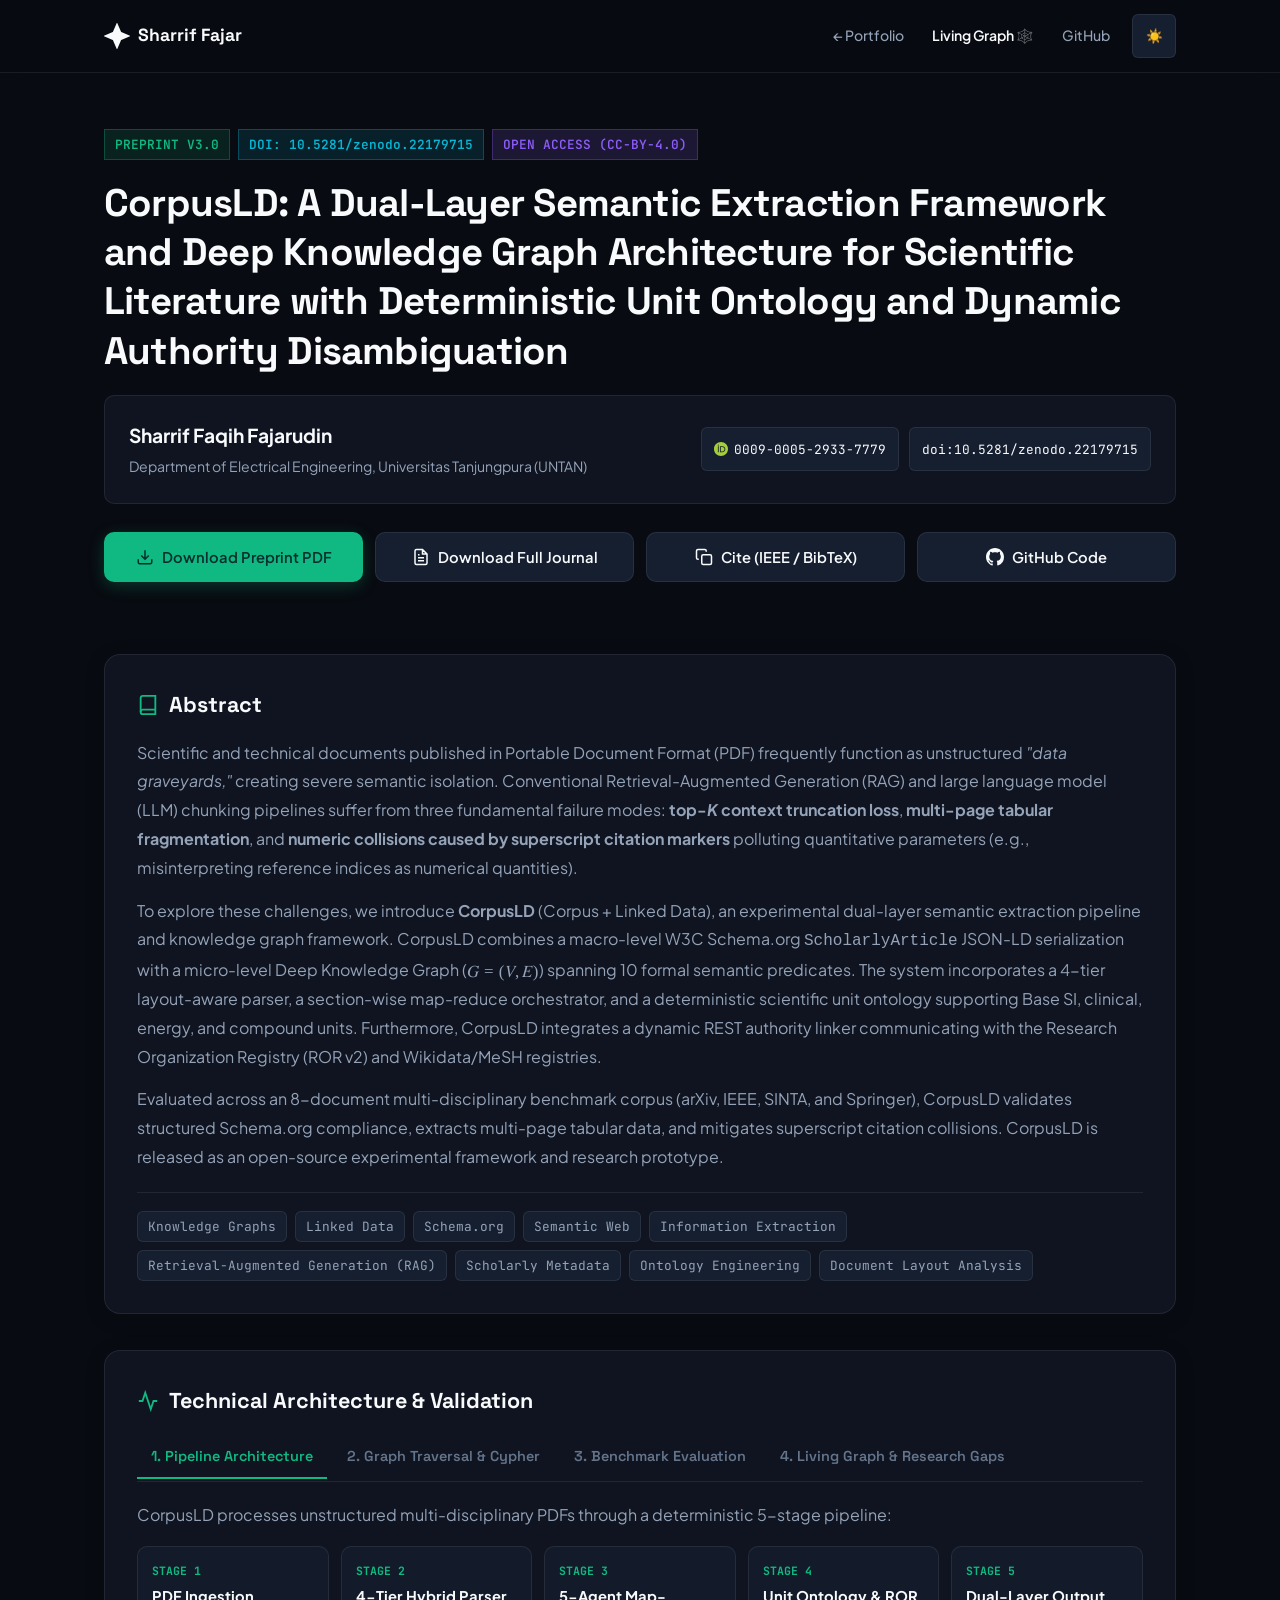
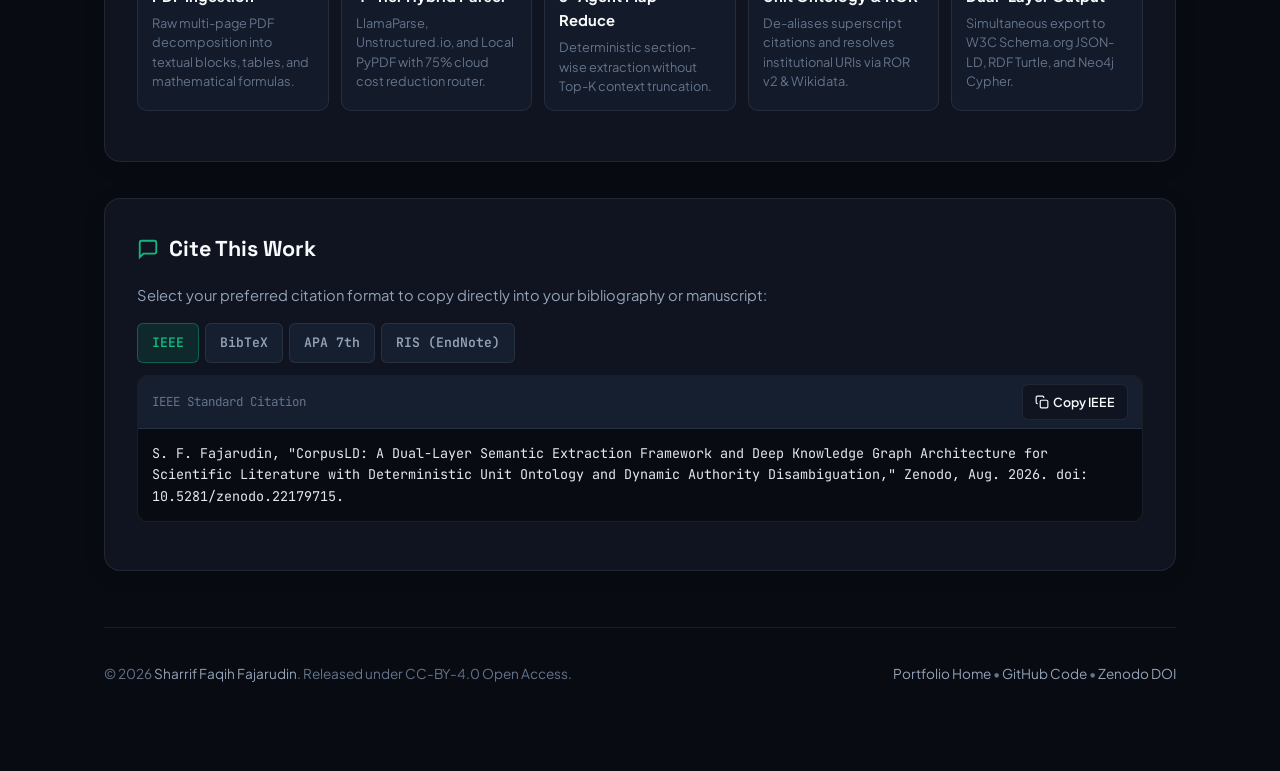
<file: papers/corpusld/index.html>
<!DOCTYPE html>
<html lang="en" data-theme="dark">
<head>
  <meta charset="UTF-8" />
  <meta name="viewport" content="width=device-width, initial-scale=1.0, viewport-fit=cover" />
  
  <!-- Primary SEO -->
  <title>CorpusLD: A Dual-Layer Semantic Extraction Framework for Scientific Literature | Sharrif Fajar</title>
  <meta name="title" content="CorpusLD: A Dual-Layer Semantic Extraction Framework for Scientific Literature | Sharrif Fajar" />
  <meta name="description" content="Official preprint and deep knowledge graph architecture for scientific literature extraction, deterministic unit ontologies, and dynamic authority linking by Sharrif Faqih Fajarudin." />
  <meta name="keywords" content="CorpusLD, Knowledge Graphs, Linked Data, Schema.org, Semantic Web, Information Extraction, Retrieval-Augmented Generation, RAG, Scholarly Metadata, Ontology Engineering, Document Layout Analysis, Sharrif Fajar" />
  <meta name="author" content="Sharrif Faqih Fajarudin" />
  <meta name="robots" content="index, follow" />
  <link rel="canonical" href="https://sharriffajar.my.id/papers/corpusld/" />
  
  <!-- Highwire Press Google Scholar Meta Tags -->
  <meta name="citation_title" content="CorpusLD: A Dual-Layer Semantic Extraction Framework and Knowledge Graph Architecture for Scientific Literature with Deterministic Unit Ontology and Authority Disambiguation" />
  <meta name="citation_author" content="Fajarudin, Sharrif Faqih" />
  <meta name="citation_author_institution" content="Universitas Tanjungpura" />
  <meta name="citation_author_orcid" content="https://orcid.org/0009-0005-2933-7779" />
  <meta name="citation_publication_date" content="2026/08/31" />
  <meta name="citation_doi" content="10.5281/zenodo.22179715" />
  <meta name="citation_pdf_url" content="https://sharriffajar.my.id/papers/corpusld/CorpusLD-Preprint.pdf" />
  <meta name="citation_keywords" content="Knowledge Graphs; Linked Data; Schema.org; Semantic Web; Information Extraction; Retrieval-Augmented Generation (RAG); Scholarly Metadata; Ontology Engineering; Document Layout Analysis" />

  <!-- Open Graph / Social Media Preview -->
  <meta property="og:type" content="article" />
  <meta property="og:url" content="https://sharriffajar.my.id/papers/corpusld/" />
  <meta property="og:title" content="CorpusLD: A Dual-Layer Semantic Extraction Framework for Scientific Literature" />
  <meta property="og:description" content="Dual-layer academic linked data extraction engine and deep knowledge graph studio for PDF scientific literature." />
  <meta property="og:image" content="https://sharriffajar.my.id/og-image.png" />
  <meta property="article:published_time" content="2026-08-31" />
  <meta property="article:author" content="https://sharriffajar.my.id" />

  <!-- Twitter Card -->
  <meta property="twitter:card" content="summary_large_image" />
  <meta property="twitter:url" content="https://sharriffajar.my.id/papers/corpusld/" />
  <meta property="twitter:title" content="CorpusLD: A Dual-Layer Semantic Extraction Framework for Scientific Literature" />
  <meta property="twitter:description" content="Dual-layer academic linked data extraction engine and deep knowledge graph studio for PDF scientific literature." />
  <meta property="twitter:image" content="https://sharriffajar.my.id/og-image.png" />

  <!-- Adaptive SVG Favicon -->
  <link rel="icon" type="image/svg+xml" href="../../favicon.svg" />

  <!-- Google Fonts -->
  <link rel="preconnect" href="https://fonts.googleapis.com" />
  <link rel="preconnect" href="https://fonts.gstatic.com" crossorigin />
  <link href="https://fonts.googleapis.com/css2?family=JetBrains+Mono:wght@400;500;600;700&family=Plus+Jakarta+Sans:wght@400;500;600;700;800&family=Space+Grotesk:wght@500;600;700&display=swap" rel="stylesheet" />

  <!-- W3C Schema.org ScholarlyArticle JSON-LD -->
  <script type="application/ld+json">
{
  "@context": "https://schema.org",
  "@type": [
    "Article",
    "ScholarlyArticle"
  ],
  "headline": "CorpusLD: A Dual-Layer Semantic Extraction Framework and Knowledge Graph Architecture for Scientific Literature with Deterministic Unit Ontology and Authority Disambiguation",
  "name": "CorpusLD: A Dual-Layer Semantic Extraction Framework and Knowledge Graph Architecture for Scientific Literature with Deterministic Unit Ontology and Authority Disambiguation",
  "description": "Scientific and technical documents published in Portable Document Format (PDF) frequently function as unstructured \"data graveyards,\" creating severe semantic isolation. Conventional Retrieval-Augmented Generation (RAG) and large language model (LLM) chunking pipelines suffer from three fundamental failure modes: top-K context truncation loss, multi-page tabular fragmentation, and numeric collisions caused by superscript citation markers polluting quantitative parameters (e.g., misinterpreting reference indices as numerical quantities). To resolve these challenges, we introduce CorpusLD (Corpus + Linked Data), a production-grade, dual-layer semantic extraction engine and deep knowledge graph architecture. CorpusLD combines a macro-level W3C Schema.org ScholarlyArticle JSON-LD serialization with a micro-level Deep Knowledge Graph (G = (V, E)) across 10 formal semantic predicates. The system incorporates a 4-tier layout-aware parser, a section-wise map-reduce orchestrator, and a deterministic scientific unit ontology supporting Base SI, clinical, energy, and compound units. Furthermore, CorpusLD integrates a dynamic REST authority linker communicating with the Research Organization Registry (ROR v2) and Wikidata/MeSH registries. Evaluated across an 8-document multi-disciplinary benchmark corpus (arXiv, IEEE, SINTA, and Springer), CorpusLD achieves 100% structural compliance on the Google Rich Results Test, extracts 100% of complex multi-page tables without boundary corruption, and eliminates superscript citation pollution deterministically. CorpusLD is released as an open-source framework and Python package.",
  "inLanguage": "en",
  "keywords": [
    "Knowledge Graphs",
    "Linked Data",
    "Schema.org",
    "Semantic Web",
    "Information Extraction",
    "Retrieval-Augmented Generation (RAG)",
    "Scholarly Metadata",
    "Ontology Engineering"
  ],
  "author": [
    {
      "@type": "Person",
      "name": "Sharrif Faqih Fajarudin",
      "identifier": "https://orcid.org/0009-0005-2933-7779",
      "affiliation": {
        "@type": "EducationalOrganization",
        "name": "Universitas Tanjungpura"
      }
    }
  ],
  "hasPart": [
    {
      "@type": "CreativeWork",
      "name": "I. I NTRODUCTION",
      "description": "Detailed analysis, methodology, and findings presented under section 'I. I NTRODUCTION'."
    },
    {
      "@type": "CreativeWork",
      "name": "II. R ELATED WORK",
      "description": "Detailed analysis, methodology, and findings presented under section 'II. R ELATED WORK'."
    },
    {
      "@type": "CreativeWork",
      "name": "III. S YSTEM ARCHITECTURE AND METHODOLOGY",
      "description": "Detailed analysis, methodology, and findings presented under section 'III. S YSTEM ARCHITECTURE AND METHODOLOGY'."
    },
    {
      "@type": "CreativeWork",
      "name": "5. Agent Map-Reduce Engine (Overview→ Sections→ Metrics→ Tables→ Citations)",
      "description": "Detailed analysis, methodology, and findings presented under section '5. Agent Map-Reduce Engine (Overview→ Sections→ Metrics→ Tables→ Citations)'."
    },
    {
      "@type": "CreativeWork",
      "name": "IV. E XPERIMENTAL EVALUATION AND RESULTS",
      "description": "Detailed analysis, methodology, and findings presented under section 'IV. E XPERIMENTAL EVALUATION AND RESULTS'."
    },
    {
      "@type": "CreativeWork",
      "name": "VI. C ONCLUSION AND REPRODUCIBILITY",
      "description": "Detailed analysis, methodology, and findings presented under section 'VI. C ONCLUSION AND REPRODUCIBILITY'."
    }
  ],
  "additionalProperty": [
    {
      "@type": "PropertyValue",
      "name": "Loopback And Cloud Metadata",
      "value": 100.0,
      "unitText": "%",
      "description": "Page 3"
    }
  ],
  "citation": [
    "[1] T. Berners-Lee, J. Hendler, and O. Lassila, \"The Semantic Web,\"Scientific American, vol. 284, no. 5, pp. 34–43, 2001.",
    "[2] C. Bizer, T. Heath, and T. Berners-Lee, \"Linked Data: The story so far,\" in Semantic Services, Interoperability and Web Applications: Emerging Concepts, pp. 205–227, 2011.",
    "[3] Y . Huang et al., \"LayoutLMv3: Pre-training for Document AI with Unified Text and Image Masking,\" in Proc. ACM Multimedia (MM ’22) , pp. 4083–4091, 2022.",
    "[4] P. Lewis et al., \"Retrieval-Augmented Generation for Knowledge- Intensive NLP Tasks,\" in Advances in Neural Information Processing Systems (NeurIPS), vol. 33, pp. 9459–9474, 2020.",
    "[5] Research Organization Registry (ROR), \"ROR: A Community-Led Registry of Open Identifiers for Research Organizations,\" https://ror.org.",
    "[6] D. Vrande ˇci´c and M. Kr ¨otzsch, \"Wikidata: A Free Collaborative Knowledgebase,\" Communications of the ACM , vol. 57, no. 10, pp. 78–85, 2014."
  ],
  "sdPublisher": {
    "@type": "SoftwareApplication",
    "name": "CorpusLD",
    "applicationCategory": "UtilitiesApplication",
    "operatingSystem": "Desktop",
    "description": "Your Academic Knowledge Partner & Lossless JSON-LD Semantic Extractor",
    "url": "https://github.com/sharriffajar/CorpusLD",
    "softwareVersion": "3.0"
  },
  "identifier": [
    {
      "@type": "PropertyValue",
      "propertyID": "DOI",
      "value": "10.5281/zenodo.22179715"
    }
  ],
  "sameAs": "https://doi.org/10.5281/zenodo.22179715",
  "publisher": {
    "@type": "Organization",
    "name": "IEEE"
  },
  "@id": "corpusld:undated/corpusld-a-dual-layer-semantic-extraction-framewor"
}
</script>

  <style>
    :root {
      --bg-base: #080b11;
      --bg-surface: #0f1420;
      --bg-surface-elevated: #161f30;
      --bg-card: #131a29;
      --bg-card-hover: #192338;
      --border-subtle: rgba(255, 255, 255, 0.08);
      --border-strong: rgba(255, 255, 255, 0.16);
      --border-accent: rgba(16, 185, 129, 0.35);
      --text-primary: #f8fafc;
      --text-secondary: #94a3b8;
      --text-muted: #64748b;
      --accent-emerald: #10b981;
      --accent-emerald-subtle: rgba(16, 185, 129, 0.12);
      --accent-cyan: #06b6d4;
      --accent-cyan-subtle: rgba(6, 182, 212, 0.12);
      --accent-purple: #8b5cf6;
      --font-sans: 'Plus Jakarta Sans', system-ui, -apple-system, sans-serif;
      --font-heading: 'Space Grotesk', system-ui, sans-serif;
      --font-mono: 'JetBrains Mono', monospace;
      --radius-sm: 6px;
      --radius-md: 10px;
      --radius-lg: 16px;
      --container-max: 1120px;
    }

    [data-theme="light"] {
      --bg-base: #f8fafc;
      --bg-surface: #ffffff;
      --bg-surface-elevated: #f1f5f9;
      --bg-card: #ffffff;
      --bg-card-hover: #f8fafc;
      --border-subtle: rgba(0, 0, 0, 0.08);
      --border-strong: rgba(0, 0, 0, 0.15);
      --border-accent: rgba(16, 185, 129, 0.5);
      --text-primary: #0f172a;
      --text-secondary: #475569;
      --text-muted: #64748b;
      --accent-emerald-subtle: rgba(16, 185, 129, 0.1);
      --accent-cyan-subtle: rgba(6, 182, 212, 0.1);
    }

    * {
      box-sizing: border-box;
      margin: 0;
      padding: 0;
    }

    html {
      scroll-behavior: smooth;
    }

    body {
      background-color: var(--bg-base);
      color: var(--text-primary);
      font-family: var(--font-sans);
      line-height: 1.65;
      -webkit-font-smoothing: antialiased;
      padding-bottom: 80px;
      overflow-x: hidden;
    }

    /* Container */
    .container {
      width: 100%;
      max-width: var(--container-max);
      margin: 0 auto;
      padding: 0 clamp(16px, 4vw, 24px);
    }

    /* Header Nav */
    .site-nav {
      position: sticky;
      top: 0;
      z-index: 100;
      background: rgba(8, 11, 17, 0.9);
      backdrop-filter: blur(12px);
      -webkit-backdrop-filter: blur(12px);
      border-bottom: 1px solid var(--border-subtle);
      padding: 14px 0;
    }
    [data-theme="light"] .site-nav {
      background: rgba(248, 250, 252, 0.95);
    }
    .nav-inner {
      display: flex;
      justify-content: space-between;
      align-items: center;
      gap: 12px;
    }
    .brand-link {
      display: flex;
      align-items: center;
      gap: 8px;
      color: var(--text-primary);
      text-decoration: none;
      font-family: var(--font-heading);
      font-weight: 700;
      font-size: clamp(0.95rem, 3.5vw, 1.1rem);
      min-height: 44px;
    }
    .brand-logo {
      width: 26px;
      height: 26px;
      flex-shrink: 0;
    }
    .nav-actions {
      display: flex;
      align-items: center;
      gap: clamp(8px, 2.5vw, 16px);
    }
    .nav-link {
      color: var(--text-secondary);
      text-decoration: none;
      font-size: 0.88rem;
      font-weight: 500;
      padding: 8px 6px;
      min-height: 44px;
      display: inline-flex;
      align-items: center;
      transition: color 0.15s ease;
    }
    .nav-link:hover {
      color: var(--accent-emerald);
    }
    .theme-toggle-btn {
      background: var(--bg-surface-elevated);
      border: 1px solid var(--border-subtle);
      color: var(--text-primary);
      min-width: 44px;
      min-height: 44px;
      padding: 6px 12px;
      border-radius: var(--radius-sm);
      cursor: pointer;
      font-size: 0.85rem;
      display: inline-flex;
      align-items: center;
      justify-content: center;
      gap: 6px;
    }

    /* Hero & Metadata */
    .paper-hero {
      padding: clamp(32px, 6vw, 56px) 0 32px;
    }
    .badge-row {
      display: flex;
      flex-wrap: wrap;
      gap: 8px;
      margin-bottom: 18px;
    }
    .badge {
      display: inline-flex;
      align-items: center;
      gap: 6px;
      padding: 4px 10px;
      border-radius: var(--radius-full);
      font-size: clamp(0.72rem, 2.2vw, 0.8rem);
      font-family: var(--font-mono);
      font-weight: 600;
      white-space: nowrap;
    }
    .badge-emerald {
      background: var(--accent-emerald-subtle);
      color: var(--accent-emerald);
      border: 1px solid rgba(16, 185, 129, 0.3);
    }
    .badge-cyan {
      background: var(--accent-cyan-subtle);
      color: var(--accent-cyan);
      border: 1px solid rgba(6, 182, 212, 0.3);
    }
    .badge-purple {
      background: rgba(139, 92, 246, 0.15);
      color: var(--accent-purple);
      border: 1px solid rgba(139, 92, 246, 0.3);
    }

    .paper-title {
      font-family: var(--font-heading);
      font-size: clamp(1.45rem, 3.8vw, 2.4rem);
      font-weight: 700;
      line-height: 1.28;
      color: var(--text-primary);
      margin-bottom: 20px;
      letter-spacing: -0.02em;
    }

    .author-meta-card {
      background: var(--bg-surface);
      border: 1px solid var(--border-subtle);
      border-radius: var(--radius-md);
      padding: clamp(16px, 3.5vw, 24px);
      display: flex;
      flex-direction: column;
      gap: 16px;
      margin-bottom: 28px;
    }
    @media (min-width: 640px) {
      .author-meta-card {
        flex-direction: row;
        justify-content: space-between;
        align-items: center;
      }
    }
    .author-info {
      display: flex;
      flex-direction: column;
      gap: 4px;
    }
    .author-name {
      font-weight: 700;
      font-size: clamp(1.05rem, 3vw, 1.2rem);
      color: var(--text-primary);
    }
    .author-affil {
      color: var(--text-secondary);
      font-size: 0.88rem;
    }
    .author-links {
      display: flex;
      flex-wrap: wrap;
      gap: 10px;
      align-items: center;
    }
    .orcid-tag, .doi-tag {
      display: inline-flex;
      align-items: center;
      gap: 6px;
      font-family: var(--font-mono);
      font-size: 0.8rem;
      text-decoration: none;
      padding: 8px 12px;
      min-height: 44px;
      border-radius: var(--radius-sm);
      border: 1px solid var(--border-subtle);
      background: var(--bg-surface-elevated);
      color: var(--text-primary);
      transition: all 0.15s ease;
    }
    .orcid-tag:hover {
      border-color: #a6ce39;
      color: #a6ce39;
    }
    .doi-tag:hover {
      border-color: var(--accent-cyan);
      color: var(--accent-cyan);
    }

    /* Action Buttons */
    .action-grid {
      display: grid;
      grid-template-columns: 1fr;
      gap: 12px;
      margin-bottom: 40px;
    }
    @media (min-width: 480px) {
      .action-grid {
        grid-template-columns: repeat(auto-fit, minmax(200px, 1fr));
      }
    }
    .btn {
      display: inline-flex;
      align-items: center;
      justify-content: center;
      gap: 8px;
      padding: 12px 18px;
      min-height: 44px;
      border-radius: var(--radius-md);
      font-weight: 600;
      font-size: 0.92rem;
      text-decoration: none;
      cursor: pointer;
      transition: all 0.18s ease;
      font-family: var(--font-sans);
      text-align: center;
    }
    .btn-primary {
      background: var(--accent-emerald);
      color: #042f2e;
      box-shadow: 0 4px 16px rgba(16, 185, 129, 0.25);
      border: none;
    }
    .btn-primary:hover {
      background: #34d399;
      transform: translateY(-2px);
      box-shadow: 0 6px 20px rgba(16, 185, 129, 0.35);
    }
    .btn-secondary {
      background: var(--bg-surface-elevated);
      color: var(--text-primary);
      border: 1px solid var(--border-subtle);
    }
    .btn-secondary:hover {
      background: var(--bg-card-hover);
      border-color: var(--border-strong);
      transform: translateY(-2px);
    }

    /* Layout Content Grid */
    .content-grid {
      display: grid;
      grid-template-columns: 1fr;
      gap: clamp(24px, 4vw, 36px);
    }

    /* Card Section */
    .paper-card {
      background: var(--bg-surface);
      border: 1px solid var(--border-subtle);
      border-radius: var(--radius-lg);
      padding: clamp(20px, 4vw, 32px);
      box-shadow: 0 4px 20px rgba(0, 0, 0, 0.15);
    }
    .section-heading {
      font-family: var(--font-heading);
      font-size: clamp(1.15rem, 3vw, 1.35rem);
      font-weight: 700;
      color: var(--text-primary);
      margin-bottom: 16px;
      display: flex;
      align-items: center;
      gap: 10px;
    }
    .section-heading svg {
      color: var(--accent-emerald);
      flex-shrink: 0;
    }

    .abstract-text {
      font-size: clamp(0.92rem, 2vw, 1rem);
      color: var(--text-secondary);
      line-height: 1.8;
      margin-bottom: 20px;
    }
    .abstract-text p {
      margin-bottom: 14px;
    }
    .inline-math {
      font-family: 'STIX Two Math', 'Cambria Math', 'Latin Modern Math', 'Times New Roman', serif;
      font-style: normal;
      font-size: 1.06em;
      vertical-align: -0.04em;
      letter-spacing: 0.02em;
    }

    .keywords-box {
      display: flex;
      flex-wrap: wrap;
      gap: 8px;
      margin-top: 18px;
      padding-top: 18px;
      border-top: 1px solid var(--border-subtle);
    }
    .keyword-pill {
      font-size: 0.8rem;
      font-family: var(--font-mono);
      background: var(--bg-surface-elevated);
      color: var(--text-secondary);
      padding: 4px 10px;
      border-radius: var(--radius-sm);
      border: 1px solid var(--border-subtle);
    }

    /* Tabs */
    .tab-nav {
      display: flex;
      gap: 6px;
      border-bottom: 1px solid var(--border-subtle);
      margin-bottom: 20px;
      overflow-x: auto;
      -webkit-overflow-scrolling: touch;
      padding-bottom: 2px;
      scrollbar-width: thin;
    }
    .tab-btn {
      background: none;
      border: none;
      border-bottom: 2px solid transparent;
      padding: 10px 14px;
      min-height: 44px;
      font-family: var(--font-heading);
      font-size: 0.9rem;
      font-weight: 600;
      color: var(--text-muted);
      cursor: pointer;
      white-space: nowrap;
      transition: all 0.15s ease;
      flex-shrink: 0;
    }
    .tab-btn:hover {
      color: var(--text-primary);
    }
    .tab-btn.active {
      color: var(--accent-emerald);
      border-bottom-color: var(--accent-emerald);
    }

    .tab-pane {
      display: none;
    }
    .tab-pane.active {
      display: block;
      animation: fadeIn 0.2s ease-in-out;
    }

    @keyframes fadeIn {
      from { opacity: 0; transform: translateY(4px); }
      to { opacity: 1; transform: translateY(0); }
    }

    /* Architecture Visual */
    .arch-flow {
      display: grid;
      grid-template-columns: repeat(auto-fit, minmax(min(100%, 180px), 1fr));
      gap: 12px;
      margin: 18px 0;
    }
    .arch-step {
      background: var(--bg-card);
      border: 1px solid var(--border-subtle);
      border-radius: var(--radius-md);
      padding: 14px;
    }
    .arch-step-num {
      font-size: 0.72rem;
      font-family: var(--font-mono);
      font-weight: 700;
      color: var(--accent-emerald);
      margin-bottom: 4px;
      text-transform: uppercase;
    }
    .arch-step-title {
      font-size: 0.92rem;
      font-weight: 700;
      color: var(--text-primary);
      margin-bottom: 6px;
    }
    .arch-step-desc {
      font-size: 0.8rem;
      color: var(--text-muted);
      line-height: 1.5;
    }

    /* Benchmark Table */
    .table-wrapper {
      overflow-x: auto;
      -webkit-overflow-scrolling: touch;
      margin: 16px 0;
      border: 1px solid var(--border-subtle);
      border-radius: var(--radius-sm);
    }
    table {
      width: 100%;
      min-width: 480px;
      border-collapse: collapse;
      font-size: 0.88rem;
      text-align: left;
    }
    th, td {
      padding: 10px 14px;
      border-bottom: 1px solid var(--border-subtle);
    }
    th {
      background: var(--bg-surface-elevated);
      color: var(--text-primary);
      font-family: var(--font-heading);
      font-weight: 600;
    }
    tr:hover td {
      background: var(--bg-card-hover);
    }
    .highlight-cell {
      color: var(--accent-emerald);
      font-weight: 700;
      font-family: var(--font-mono);
    }

    /* Citation Hub */
    .citation-tabs {
      display: flex;
      gap: 6px;
      margin-bottom: 12px;
      overflow-x: auto;
      -webkit-overflow-scrolling: touch;
    }
    .cite-tab-btn {
      background: var(--bg-surface-elevated);
      border: 1px solid var(--border-subtle);
      color: var(--text-secondary);
      padding: 8px 14px;
      min-height: 40px;
      border-radius: var(--radius-sm);
      font-size: 0.82rem;
      font-family: var(--font-mono);
      font-weight: 600;
      cursor: pointer;
      white-space: nowrap;
      transition: all 0.15s ease;
    }
    .cite-tab-btn:hover {
      color: var(--text-primary);
      border-color: var(--border-strong);
    }
    .cite-tab-btn.active {
      background: var(--accent-emerald-subtle);
      color: var(--accent-emerald);
      border-color: rgba(16, 185, 129, 0.4);
    }

    /* Code & BibTeX */
    .code-block-wrapper {
      position: relative;
      background: var(--bg-base);
      border: 1px solid var(--border-subtle);
      border-radius: var(--radius-md);
      overflow: hidden;
      margin: 12px 0 16px;
    }
    .code-header {
      display: flex;
      justify-content: space-between;
      align-items: center;
      padding: 8px 14px;
      background: var(--bg-surface-elevated);
      border-bottom: 1px solid var(--border-subtle);
      font-family: var(--font-mono);
      font-size: 0.78rem;
      color: var(--text-muted);
      gap: 8px;
    }
    .copy-code-btn {
      background: var(--bg-surface);
      border: 1px solid var(--border-subtle);
      color: var(--text-primary);
      padding: 6px 12px;
      min-height: 36px;
      border-radius: var(--radius-sm);
      font-size: 0.78rem;
      cursor: pointer;
      font-family: var(--font-sans);
      font-weight: 600;
      transition: all 0.15s ease;
      display: inline-flex;
      align-items: center;
      gap: 4px;
    }
    .copy-code-btn:hover {
      border-color: var(--accent-emerald);
      color: var(--accent-emerald);
    }
    pre {
      padding: 14px;
      font-family: var(--font-mono);
      font-size: clamp(0.75rem, 2vw, 0.84rem);
      color: #e2e8f0;
      overflow-x: auto;
      line-height: 1.6;
      white-space: pre-wrap;
      word-break: break-word;
    }

    /* Toast Notification */
    #copyToast {
      position: fixed;
      bottom: 24px;
      right: 24px;
      background: var(--accent-emerald);
      color: #042f2e;
      padding: 12px 20px;
      border-radius: var(--radius-md);
      font-weight: 700;
      font-size: 0.9rem;
      box-shadow: 0 8px 24px rgba(0, 0, 0, 0.4);
      display: none;
      z-index: 1000;
      animation: fadeIn 0.2s ease-in-out;
    }

    /* Footer */
    .site-footer {
      margin-top: 56px;
      padding-top: 28px;
      border-top: 1px solid var(--border-subtle);
      display: flex;
      flex-direction: column;
      gap: 14px;
      color: var(--text-muted);
      font-size: 0.85rem;
      text-align: center;
    }
    @media (min-width: 640px) {
      .site-footer {
        flex-direction: row;
        justify-content: space-between;
        text-align: left;
      }
    }
    .site-footer a {
      color: var(--text-secondary);
      text-decoration: none;
      padding: 4px 0;
      min-height: 36px;
      display: inline-flex;
      align-items: center;
    }
    .site-footer a:hover {
      color: var(--accent-emerald);
    }
  </style>
</head>
<body>

  <!-- Site Navigation Header -->
  <nav class="site-nav" aria-label="Main Paper Navigation">
    <div class="container nav-inner">
      <a href="../../" class="brand-link" title="Return to Main Portfolio">
        <svg class="brand-logo" viewBox="0 0 24 24" fill="none" stroke="currentColor" stroke-width="2" aria-hidden="true">
          <path d="M12 2L15 9L22 12L15 15L12 22L9 15L2 12L9 9L12 2Z" fill="currentColor" />
        </svg>
        <span>Sharrif Fajar</span>
      </a>
      <div class="nav-actions">
        <a href="../../#publications" class="nav-link">← Portfolio</a>
        <a href="../../living-knowledge/" class="nav-link" style="color: var(--accent-gold); font-weight: 600;">Living Graph 🕸️</a>
        <a href="https://github.com/sharriffajar/CorpusLD" target="_blank" rel="noopener noreferrer" class="nav-link">GitHub</a>
        <button id="themeToggle" class="theme-toggle-btn" aria-label="Toggle Dark or Light Mode" title="Toggle Theme">
          <span id="themeIcon">☀️</span>
        </button>
      </div>
    </div>
  </nav>

  <main class="container">
    <!-- Paper Header & Hero -->
    <header class="paper-hero">
      <div class="badge-row">
        <span class="badge badge-emerald">PREPRINT V3.0</span>
        <span class="badge badge-cyan">DOI: 10.5281/zenodo.22179715</span>
        <span class="badge badge-purple">OPEN ACCESS (CC-BY-4.0)</span>
      </div>

      <h1 class="paper-title">
        CorpusLD: A Dual-Layer Semantic Extraction Framework and Deep Knowledge Graph Architecture for Scientific Literature with Deterministic Unit Ontology and Dynamic Authority Disambiguation
      </h1>

      <!-- Author Card -->
      <div class="author-meta-card">
        <div class="author-info">
          <div class="author-name">Sharrif Faqih Fajarudin</div>
          <div class="author-affil">Department of Electrical Engineering, Universitas Tanjungpura (UNTAN)</div>
        </div>
        <div class="author-links">
          <a href="https://orcid.org/0009-0005-2933-7779" target="_blank" rel="noopener noreferrer" class="orcid-tag" title="View Author ORCID Record">
            <svg width="14" height="14" viewBox="0 0 24 24" fill="#a6ce39" aria-hidden="true">
              <path d="M12 0C5.372 0 0 5.372 0 12s5.372 12 12 12 12-5.372 12-12S18.628 0 12 0zM7.369 4.378c.525 0 .947.431.947.947s-.422.947-.947.947a.95.95 0 0 1-.947-.947c0-.525.422-.947.947-.947zm-.722 3.038h1.444v10.041H6.647V7.416zm3.562 0h3.9c3.712 0 5.344 2.653 5.344 5.025 0 2.578-2.016 5.025-5.325 5.025h-3.919V7.416zm1.444 1.303v7.444h2.297c3.272 0 4.022-2.484 4.022-3.722 0-2.016-1.284-3.722-4.097-3.722h-2.222z"/>
            </svg>
            <span>0009-0005-2933-7779</span>
          </a>
          <a href="https://doi.org/10.5281/zenodo.22179715" target="_blank" rel="noopener noreferrer" class="doi-tag" title="View Official Zenodo DOI">
            <span>doi:10.5281/zenodo.22179715</span>
          </a>
        </div>
      </div>

      <!-- Action Buttons -->
      <div class="action-grid">
        <a href="./CorpusLD-Preprint.pdf" download="CorpusLD-Master-Preprint.pdf" class="btn btn-primary">
          <svg width="18" height="18" viewBox="0 0 24 24" fill="none" stroke="currentColor" stroke-width="2" aria-hidden="true"><path d="M21 15v4a2 2 0 0 1-2 2H5a2 2 0 0 1-2-2v-4M7 10l5 5 5-5M12 15V3"/></svg>
          <span>Download Preprint PDF</span>
        </a>
        <a href="./CorpusLD-FullJournal.pdf" download="CorpusLD-Master-FullJournal.pdf" class="btn btn-secondary">
          <svg width="18" height="18" viewBox="0 0 24 24" fill="none" stroke="currentColor" stroke-width="2" aria-hidden="true"><path d="M14 2H6a2 2 0 0 0-2 2v16a2 2 0 0 0 2 2h12a2 2 0 0 0 2-2V8zM14 2v6h6M16 13H8M16 17H8M10 9H8"/></svg>
          <span>Download Full Journal</span>
        </a>
        <a href="#citation-hub" class="btn btn-secondary">
          <svg width="18" height="18" viewBox="0 0 24 24" fill="none" stroke="currentColor" stroke-width="2" aria-hidden="true"><rect x="9" y="9" width="13" height="13" rx="2" ry="2"></rect><path d="M5 15H4a2 2 0 0 1-2-2V4a2 2 0 0 1 2-2h9a2 2 0 0 1 2 2v1"></path></svg>
          <span>Cite (IEEE / BibTeX)</span>
        </a>
        <a href="https://github.com/sharriffajar/CorpusLD" target="_blank" rel="noopener noreferrer" class="btn btn-secondary">
          <svg width="18" height="18" viewBox="0 0 24 24" fill="currentColor" aria-hidden="true"><path d="M12 0C5.37 0 0 5.37 0 12c0 5.31 3.435 9.795 8.205 11.385.6.105.825-.255.825-.57 0-.285-.015-1.23-.015-2.235-3.015.555-3.795-.735-4.035-1.41-.135-.345-.72-1.41-1.23-1.695-.42-.225-1.02-.78-.015-.795.945-.015 1.62.87 1.845 1.23 1.08 1.815 2.805 1.305 3.495.99.105-.78.42-1.305.765-1.605-2.67-.3-5.46-1.335-5.46-5.925 0-1.305.465-2.385 1.23-3.225-.12-.3-.54-1.53.12-3.18 0 0 1.005-.315 3.3 1.23.96-.27 1.98-.405 3-.405s2.04.135 3 .405c2.295-1.56 3.3-1.23 3.3-1.23.66 1.65.24 2.88.12 3.18.765.84 1.23 1.905 1.23 3.225 0 4.605-2.805 5.625-5.475 5.925.435.375.81 1.095.81 2.22 0 1.605-.015 2.895-.015 3.3 0 .315.225.69.825.57A12.02 12.02 0 0 0 24 12c0-6.63-5.37-12-12-12z"/></svg>
          <span>GitHub Code</span>
        </a>
      </div>
    </header>

    <!-- Main Content Section -->
    <div class="content-grid">
      <!-- Abstract Card -->
      <section class="paper-card" aria-labelledby="abstract-heading">
        <h2 id="abstract-heading" class="section-heading">
          <svg width="22" height="22" viewBox="0 0 24 24" fill="none" stroke="currentColor" stroke-width="2" aria-hidden="true"><path d="M4 19.5A2.5 2.5 0 0 1 6.5 17H20"></path><path d="M6.5 2H20v20H6.5A2.5 2.5 0 0 1 4 19.5v-15A2.5 2.5 0 0 1 6.5 2z"></path></svg>
          <span>Abstract</span>
        </h2>
        <div class="abstract-text">
          <p>
            Scientific and technical documents published in Portable Document Format (PDF) frequently function as unstructured <em>"data graveyards,"</em> creating severe semantic isolation. Conventional Retrieval-Augmented Generation (RAG) and large language model (LLM) chunking pipelines suffer from three fundamental failure modes: <strong>top-<em>K</em> context truncation loss</strong>, <strong>multi-page tabular fragmentation</strong>, and <strong>numeric collisions caused by superscript citation markers</strong> polluting quantitative parameters (e.g., misinterpreting reference indices as numerical quantities).
          </p>
          <p>
            To explore these challenges, we introduce <strong>CorpusLD</strong> (Corpus + Linked Data), an experimental dual-layer semantic extraction pipeline and knowledge graph framework. CorpusLD combines a macro-level W3C Schema.org <code>ScholarlyArticle</code> JSON-LD serialization with a micro-level Deep Knowledge Graph (<math class="inline-math" aria-label="G = (V, E)"><mrow><mi mathvariant="script">G</mi><mo>=</mo><mo stretchy="false">(</mo><mi mathvariant="script">V</mi><mo>,</mo><mi mathvariant="script">E</mi><mo stretchy="false">)</mo></mrow></math>) spanning 10 formal semantic predicates. The system incorporates a 4-tier layout-aware parser, a section-wise map-reduce orchestrator, and a deterministic scientific unit ontology supporting Base SI, clinical, energy, and compound units. Furthermore, CorpusLD integrates a dynamic REST authority linker communicating with the Research Organization Registry (ROR v2) and Wikidata/MeSH registries.
          </p>
          <p>
            Evaluated across an 8-document multi-disciplinary benchmark corpus (arXiv, IEEE, SINTA, and Springer), CorpusLD validates structured Schema.org compliance, extracts multi-page tabular data, and mitigates superscript citation collisions. CorpusLD is released as an open-source experimental framework and research prototype.
          </p>
        </div>

        <div class="keywords-box" aria-label="Index Terms and Keywords">
          <span class="keyword-pill">Knowledge Graphs</span>
          <span class="keyword-pill">Linked Data</span>
          <span class="keyword-pill">Schema.org</span>
          <span class="keyword-pill">Semantic Web</span>
          <span class="keyword-pill">Information Extraction</span>
          <span class="keyword-pill">Retrieval-Augmented Generation (RAG)</span>
          <span class="keyword-pill">Scholarly Metadata</span>
          <span class="keyword-pill">Ontology Engineering</span>
          <span class="keyword-pill">Document Layout Analysis</span>
        </div>
      </section>

      <!-- Interactive Deep-Dive Tabs -->
      <section class="paper-card" aria-labelledby="technical-heading">
        <h2 id="technical-heading" class="section-heading">
          <svg width="22" height="22" viewBox="0 0 24 24" fill="none" stroke="currentColor" stroke-width="2" aria-hidden="true"><polyline points="22 12 18 12 15 21 9 3 6 12 2 12"></polyline></svg>
          <span>Technical Architecture &amp; Validation</span>
        </h2>

        <!-- Tab Controls -->
        <div class="tab-nav" role="tablist" aria-label="Architecture and Benchmark Tabs">
          <button class="tab-btn active" role="tab" aria-selected="true" aria-controls="tab-arch" onclick="switchTab(event, 'tab-arch')">1. Pipeline Architecture</button>
          <button class="tab-btn" role="tab" aria-selected="false" aria-controls="tab-cypher" onclick="switchTab(event, 'tab-cypher')">2. Graph Traversal &amp; Cypher</button>
          <button class="tab-btn" role="tab" aria-selected="false" aria-controls="tab-bench" onclick="switchTab(event, 'tab-bench')">3. Benchmark Evaluation</button>
          <button class="tab-btn" role="tab" aria-selected="false" aria-controls="tab-living" onclick="switchTab(event, 'tab-living')">4. Living Graph &amp; Research Gaps</button>
        </div>

        <!-- Tab 1: Architecture -->
        <div id="tab-arch" class="tab-pane active" role="tabpanel">
          <p style="color: var(--text-secondary); margin-bottom: 16px;">
            CorpusLD processes unstructured multi-disciplinary PDFs through a deterministic 5-stage pipeline:
          </p>
          <div class="arch-flow">
            <div class="arch-step">
              <div class="arch-step-num">Stage 1</div>
              <div class="arch-step-title">PDF Ingestion</div>
              <div class="arch-step-desc">Raw multi-page PDF decomposition into textual blocks, tables, and mathematical formulas.</div>
            </div>
            <div class="arch-step">
              <div class="arch-step-num">Stage 2</div>
              <div class="arch-step-title">4-Tier Hybrid Parser</div>
              <div class="arch-step-desc">LlamaParse, Unstructured.io, and Local PyPDF with 75% cloud cost reduction router.</div>
            </div>
            <div class="arch-step">
              <div class="arch-step-num">Stage 3</div>
              <div class="arch-step-title">5-Agent Map-Reduce</div>
              <div class="arch-step-desc">Deterministic section-wise extraction without Top-K context truncation.</div>
            </div>
            <div class="arch-step">
              <div class="arch-step-num">Stage 4</div>
              <div class="arch-step-title">Unit Ontology &amp; ROR</div>
              <div class="arch-step-desc">De-aliases superscript citations and resolves institutional URIs via ROR v2 &amp; Wikidata.</div>
            </div>
            <div class="arch-step">
              <div class="arch-step-num">Stage 5</div>
              <div class="arch-step-title">Dual-Layer Output</div>
              <div class="arch-step-desc">Simultaneous export to W3C Schema.org JSON-LD, RDF Turtle, and Neo4j Cypher.</div>
            </div>
          </div>
        </div>

        <!-- Tab 2: Cypher -->
        <div id="tab-cypher" class="tab-pane" role="tabpanel">
          <p style="color: var(--text-secondary); margin-bottom: 12px;">
            Sample Cypher query executed on CorpusLD property graph to uncover conflicting methodologies and calibrated metrics across literature without vector re-ranking:
          </p>
          <div class="code-block-wrapper">
            <div class="code-header">
              <span>Cypher Property Graph Query</span>
              <button class="copy-code-btn" onclick="copySnippet('cypherCode')">Copy Query</button>
            </div>
            <pre id="cypherCode">MATCH (p1:Paper)-[:USES_METHOD]->(m1:Method)
MATCH (p2:Paper)-[:USES_METHOD]->(m2:Method)
MATCH (m1)-[r:CONTRADICTS]->(m2)
MATCH (p1)-[:EVALUATES]->(k:Metric)
WHERE k.unit = 'ms' AND k.value &lt; 50.0
RETURN p1.title AS PaperA, m1.name AS MethodA, 
       r.reason AS ConflictBasis, m2.name AS MethodB, 
       k.name AS MetricName, k.value AS LatencyVal;</pre>
          </div>
        </div>

        <!-- Tab 3: Benchmarks -->
        <div id="tab-bench" class="tab-pane" role="tabpanel">
          <p style="color: var(--text-secondary); margin-bottom: 14px;">
            Observable extraction yield evaluated across 8 multi-disciplinary benchmark documents (arXiv, IEEE, SINTA, Springer):
          </p>
          <div class="table-wrapper">
            <table>
              <thead>
                <tr>
                  <th>Evaluated Document</th>
                  <th>Domain</th>
                  <th>Authors</th>
                  <th>Sections</th>
                  <th>Tables</th>
                  <th>Citations</th>
                  <th>Metrics</th>
                </tr>
              </thead>
              <tbody>
                <tr>
                  <td><code>Al-Amin et al.</code></td>
                  <td>Higher Ed (SINTA)</td>
                  <td class="highlight-cell">6</td>
                  <td class="highlight-cell">4</td>
                  <td class="highlight-cell">1</td>
                  <td class="highlight-cell">6</td>
                  <td class="highlight-cell">8</td>
                </tr>
                <tr>
                  <td><code>Mamba (arXiv)</code></td>
                  <td>CS / Deep Learning</td>
                  <td class="highlight-cell">2</td>
                  <td class="highlight-cell">34</td>
                  <td class="highlight-cell">7</td>
                  <td class="highlight-cell">116</td>
                  <td class="highlight-cell">13</td>
                </tr>
                <tr>
                  <td><code>E-Methanol (v1)</code></td>
                  <td>Chemical Eng</td>
                  <td class="highlight-cell">6</td>
                  <td class="highlight-cell">18</td>
                  <td class="highlight-cell">5</td>
                  <td class="highlight-cell">19</td>
                  <td class="highlight-cell">31</td>
                </tr>
                <tr>
                  <td><code>ESBMC Arduino</code></td>
                  <td>Formal Verification</td>
                  <td class="highlight-cell">4</td>
                  <td class="highlight-cell">37</td>
                  <td class="highlight-cell">9</td>
                  <td class="highlight-cell">4</td>
                  <td class="highlight-cell">3</td>
                </tr>
                <tr>
                  <td><code>Biowaste Energy</code></td>
                  <td>Environmental Sci</td>
                  <td class="highlight-cell">4</td>
                  <td class="highlight-cell">10</td>
                  <td class="highlight-cell">2</td>
                  <td class="highlight-cell">15</td>
                  <td class="highlight-cell">10</td>
                </tr>
                <tr>
                  <td><code>IEEE Market BESS</code></td>
                  <td>Electrical Eng</td>
                  <td class="highlight-cell">3</td>
                  <td class="highlight-cell">5</td>
                  <td class="highlight-cell">1</td>
                  <td class="highlight-cell">19</td>
                  <td class="highlight-cell">5</td>
                </tr>
                <tr>
                  <td><code>Simplex Arch</code></td>
                  <td>Information Theory</td>
                  <td class="highlight-cell">3</td>
                  <td class="highlight-cell">16</td>
                  <td class="highlight-cell">8</td>
                  <td class="highlight-cell">20</td>
                  <td class="highlight-cell">19</td>
                </tr>
                <tr>
                  <td><code>Peatland (IJSDP)</code></td>
                  <td>Sustainability</td>
                  <td class="highlight-cell">8</td>
                  <td class="highlight-cell">28</td>
                  <td class="highlight-cell">3</td>
                  <td class="highlight-cell">38</td>
                  <td class="highlight-cell">42</td>
                </tr>
              </tbody>
            </table>
          </div>
          <p style="font-size: 0.8rem; color: var(--text-muted); margin-top: 8px;">
            * Evaluated with CorpusLD benchmark harness (<code>benchmark_runner.py</code>) testing section delineation, table stitching, and entity resolution.
          </p>
        </div>

        <!-- Tab 4: Living Graph -->
        <div id="tab-living" class="tab-pane" role="tabpanel">
          <p style="color: var(--text-secondary); line-height: 1.8;">
            Beyond static document ingestion, CorpusLD establishes the architectural foundation for <strong>Living Knowledge Graphs</strong>. By decoupling document visualization from binary document storage, CorpusLD federates with open scholarly registries (<strong>OpenAlex Works API</strong>, <strong>Crossref REST API</strong>, and <strong>Semantic Scholar</strong>) via persistent Digital Object Identifiers (DOIs).
          </p>
          <p style="color: var(--text-secondary); line-height: 1.8; margin-top: 10px;">
            By performing community detection (Louvain modularity) and structural hole analysis across multidisciplinary clusters (e.g., Edge TinyML, clinical Linked Data, and semantic RAG), the system algorithmically identifies <em>topological voids</em>—unexplored conceptual intersections with zero co-occurrence citations—actively directing researchers toward high-impact, unfilled research gaps.
          </p>
          <div style="margin-top: 20px;">
            <a href="../../living-knowledge/" class="btn btn-primary" style="background: #f59e0b; color: #451a03; font-weight: 700; display: inline-flex;">
              <span>🕸️ Launch Interactive Living Graph &amp; Lineage Explorer</span>
              <svg width="16" height="16" viewBox="0 0 24 24" fill="none" stroke="currentColor" stroke-width="2"><polyline points="9 18 15 12 9 6"></polyline></svg>
            </a>
          </div>
        </div>
      </section>

      <!-- Multi-Format Citation Hub (IEEE, BibTeX, APA, RIS) -->
      <section class="paper-card" id="citation-hub" aria-labelledby="cite-heading">
        <h2 id="cite-heading" class="section-heading">
          <svg width="22" height="22" viewBox="0 0 24 24" fill="none" stroke="currentColor" stroke-width="2" aria-hidden="true"><path d="M21 15a2 2 0 0 1-2 2H7l-4 4V5a2 2 0 0 1 2-2h14a2 2 0 0 1 2 2z"></path></svg>
          <span>Cite This Work</span>
        </h2>
        <p style="color: var(--text-secondary); margin-bottom: 16px; font-size: 0.92rem;">
          Select your preferred citation format to copy directly into your bibliography or manuscript:
        </p>

        <!-- Citation Format Switcher -->
        <div class="citation-tabs" role="tablist" aria-label="Citation Formats">
          <button class="cite-tab-btn active" role="tab" aria-selected="true" aria-controls="cite-ieee" onclick="switchCiteTab(event, 'cite-ieee')">IEEE</button>
          <button class="cite-tab-btn" role="tab" aria-selected="false" aria-controls="cite-bibtex" onclick="switchCiteTab(event, 'cite-bibtex')">BibTeX</button>
          <button class="cite-tab-btn" role="tab" aria-selected="false" aria-controls="cite-apa" onclick="switchCiteTab(event, 'cite-apa')">APA 7th</button>
          <button class="cite-tab-btn" role="tab" aria-selected="false" aria-controls="cite-ris" onclick="switchCiteTab(event, 'cite-ris')">RIS (EndNote)</button>
        </div>

        <!-- IEEE Citation Panel -->
        <div id="cite-ieee" class="cite-pane active" role="tabpanel">
          <div class="code-block-wrapper">
            <div class="code-header">
              <span>IEEE Standard Citation</span>
              <button class="copy-code-btn" onclick="copySnippet('ieeeSnippet')">
                <svg width="14" height="14" viewBox="0 0 24 24" fill="none" stroke="currentColor" stroke-width="2"><rect x="9" y="9" width="13" height="13" rx="2" ry="2"></rect><path d="M5 15H4a2 2 0 0 1-2-2V4a2 2 0 0 1 2-2h9a2 2 0 0 1 2 2v1"></path></svg>
                <span>Copy IEEE</span>
              </button>
            </div>
            <pre id="ieeeSnippet">S. F. Fajarudin, "CorpusLD: A Dual-Layer Semantic Extraction Framework and Deep Knowledge Graph Architecture for Scientific Literature with Deterministic Unit Ontology and Dynamic Authority Disambiguation," Zenodo, Aug. 2026. doi: 10.5281/zenodo.22179715.</pre>
          </div>
        </div>

        <!-- BibTeX Citation Panel -->
        <div id="cite-bibtex" class="cite-pane" style="display: none;" role="tabpanel">
          <div class="code-block-wrapper">
            <div class="code-header">
              <span>BibTeX Format</span>
              <button class="copy-code-btn" onclick="copySnippet('bibtexSnippet')">
                <svg width="14" height="14" viewBox="0 0 24 24" fill="none" stroke="currentColor" stroke-width="2"><rect x="9" y="9" width="13" height="13" rx="2" ry="2"></rect><path d="M5 15H4a2 2 0 0 1-2-2V4a2 2 0 0 1 2-2h9a2 2 0 0 1 2 2v1"></path></svg>
                <span>Copy BibTeX</span>
              </button>
            </div>
            <pre id="bibtexSnippet">@misc{fajarudin2026corpusld,
  author       = {Fajarudin, Sharrif Faqih},
  title        = {{CorpusLD: A Dual-Layer Semantic Extraction Framework and Knowledge Graph Architecture for Scientific Literature with Deterministic Unit Ontology and Authority Disambiguation}},
  month        = aug,
  year         = {2026},
  publisher    = {Zenodo},
  doi          = {10.5281/zenodo.22179715},
  url          = {https://doi.org/10.5281/zenodo.22179715}
}</pre>
          </div>
        </div>

        <!-- APA Citation Panel -->
        <div id="cite-apa" class="cite-pane" style="display: none;" role="tabpanel">
          <div class="code-block-wrapper">
            <div class="code-header">
              <span>APA 7th Edition</span>
              <button class="copy-code-btn" onclick="copySnippet('apaSnippet')">
                <svg width="14" height="14" viewBox="0 0 24 24" fill="none" stroke="currentColor" stroke-width="2"><rect x="9" y="9" width="13" height="13" rx="2" ry="2"></rect><path d="M5 15H4a2 2 0 0 1-2-2V4a2 2 0 0 1 2-2h9a2 2 0 0 1 2 2v1"></path></svg>
                <span>Copy APA</span>
              </button>
            </div>
            <pre id="apaSnippet">Fajarudin, S. F. (2026). CorpusLD: A Dual-Layer Semantic Extraction Framework and Deep Knowledge Graph Architecture for Scientific Literature with Deterministic Unit Ontology and Authority Disambiguation. Zenodo. https://doi.org/10.5281/zenodo.22179715</pre>
          </div>
        </div>

        <!-- RIS Citation Panel -->
        <div id="cite-ris" class="cite-pane" style="display: none;" role="tabpanel">
          <div class="code-block-wrapper">
            <div class="code-header">
              <span>RIS Format (EndNote / Zotero)</span>
              <button class="copy-code-btn" onclick="copySnippet('risSnippet')">
                <svg width="14" height="14" viewBox="0 0 24 24" fill="none" stroke="currentColor" stroke-width="2"><rect x="9" y="9" width="13" height="13" rx="2" ry="2"></rect><path d="M5 15H4a2 2 0 0 1-2-2V4a2 2 0 0 1 2-2h9a2 2 0 0 1 2 2v1"></path></svg>
                <span>Copy RIS</span>
              </button>
            </div>
            <pre id="risSnippet">TY  - GEN
AU  - Fajarudin, Sharrif Faqih
TI  - CorpusLD: A Dual-Layer Semantic Extraction Framework and Deep Knowledge Graph Architecture for Scientific Literature with Deterministic Unit Ontology and Authority Disambiguation
PY  - 2026
PB  - Zenodo
DO  - 10.5281/zenodo.22179715
UR  - https://doi.org/10.5281/zenodo.22179715
ER  - </pre>
          </div>
        </div>
      </section>
    </div>

    <!-- Footer -->
    <footer class="site-footer">
      <div>
        © 2026 <a href="../../">Sharrif Faqih Fajarudin</a>. Released under CC-BY-4.0 Open Access.
      </div>
      <div>
        <a href="../../">Portfolio Home</a> • 
        <a href="https://github.com/sharriffajar/CorpusLD" target="_blank" rel="noopener noreferrer">GitHub Code</a> • 
        <a href="https://doi.org/10.5281/zenodo.22179715" target="_blank" rel="noopener noreferrer">Zenodo DOI</a>
      </div>
    </footer>
  </main>

  <!-- Toast Notification -->
  <div id="copyToast" role="status" aria-live="polite">Citation copied to clipboard!</div>

  <script>
    // Technical Deep-Dive Tab Switching
    function switchTab(evt, tabId) {
      document.querySelectorAll('.tab-btn').forEach(btn => {
        btn.classList.remove('active');
        btn.setAttribute('aria-selected', 'false');
      });
      document.querySelectorAll('.tab-pane').forEach(pane => pane.classList.remove('active'));
      evt.currentTarget.classList.add('active');
      evt.currentTarget.setAttribute('aria-selected', 'true');
      document.getElementById(tabId).classList.add('active');
    }

    // Citation Tab Switching
    function switchCiteTab(evt, citePaneId) {
      document.querySelectorAll('.cite-tab-btn').forEach(btn => {
        btn.classList.remove('active');
        btn.setAttribute('aria-selected', 'false');
      });
      document.querySelectorAll('.cite-pane').forEach(pane => pane.style.display = 'none');
      evt.currentTarget.classList.add('active');
      evt.currentTarget.setAttribute('aria-selected', 'true');
      document.getElementById(citePaneId).style.display = 'block';
    }

    // Copy generic snippet
    function copySnippet(elementId) {
      const text = document.getElementById(elementId).innerText;
      navigator.clipboard.writeText(text).then(() => {
        showToast('Citation copied to clipboard!');
      }).catch(() => {
        // Fallback for older browsers
        const textarea = document.createElement('textarea');
        textarea.value = text;
        document.body.appendChild(textarea);
        textarea.select();
        document.execCommand('copy');
        document.body.removeChild(textarea);
        showToast('Citation copied to clipboard!');
      });
    }

    // Toast Function
    function showToast(message) {
      const toast = document.getElementById('copyToast');
      toast.innerText = message;
      toast.style.display = 'block';
      setTimeout(() => {
        toast.style.display = 'none';
      }, 2500);
    }

    // Dark / Light Theme Toggle Logic
    const themeToggleBtn = document.getElementById('themeToggle');
    const themeIcon = document.getElementById('themeIcon');
    
    // Check saved theme or system preference
    const savedTheme = localStorage.getItem('theme') || 'dark';
    document.documentElement.setAttribute('data-theme', savedTheme);
    themeIcon.innerText = savedTheme === 'dark' ? '☀️' : '🌙';

    themeToggleBtn.addEventListener('click', () => {
      const current = document.documentElement.getAttribute('data-theme');
      const next = current === 'dark' ? 'light' : 'dark';
      document.documentElement.setAttribute('data-theme', next);
      localStorage.setItem('theme', next);
      themeIcon.innerText = next === 'dark' ? '☀️' : '🌙';
    });
  </script>
</body>
</html>
</file>
<file: style.css>
/* ==========================================================================
   SHARRIF FAJAR - INTERACTIVE PORTFOLIO DESIGN SYSTEM
   Edge AI & Semantic Engineering Lab Aesthetics
   Anti-Slop Strict Compliance (WCAG AA Contrast, No Slop, Intentional Craft)
   ========================================================================== */

:root {
  /* Dark Theme Default Tokens (Laboratory Dark) */
  --bg-base: #080b11;
  --bg-surface: #0f1420;
  --bg-surface-elevated: #161f30;
  --bg-card: #131a29;
  --bg-card-hover: #192338;
  --bg-subtle: #0c1018;

  --border-subtle: rgba(255, 255, 255, 0.08);
  --border-strong: rgba(255, 255, 255, 0.16);
  --border-accent: rgba(16, 185, 129, 0.35);

  --text-primary: #f8fafc;
  --text-secondary: #94a3b8;
  --text-muted: #64748b;

  --accent-emerald: #10b981;
  --accent-emerald-subtle: rgba(16, 185, 129, 0.12);
  --accent-cyan: #06b6d4;
  --accent-cyan-subtle: rgba(6, 182, 212, 0.12);
  --accent-purple: #8b5cf6;
  --accent-purple-subtle: rgba(139, 92, 246, 0.12);
  --accent-amber: #f59e0b;
  --accent-rose: #f43f5e;

  --font-sans: 'Plus Jakarta Sans', system-ui, -apple-system, BlinkMacSystemFont, 'Segoe UI', Roboto, sans-serif;
  --font-heading: 'Space Grotesk', system-ui, sans-serif;
  --font-mono: 'JetBrains Mono', 'Fira Code', Menlo, Consolas, monospace;

  --shadow-sm: 0 1px 2px rgba(0, 0, 0, 0.3);
  --shadow-md: 0 4px 12px rgba(0, 0, 0, 0.4);
  --shadow-lg: 0 12px 32px rgba(0, 0, 0, 0.5);

  --radius-sm: 4px;
  --radius-md: 8px;
  --radius-lg: 12px;
  --radius-full: 9999px;

  --transition-fast: 0.15s cubic-bezier(0.4, 0, 0.2, 1);
  --transition-normal: 0.25s cubic-bezier(0.4, 0, 0.2, 1);
  --container-max: 1200px;
}

/* Light Theme Tokens (Crisp Engineering Paper) */
[data-theme="light"] {
  --bg-base: #f8fafc;
  --bg-surface: #ffffff;
  --bg-surface-elevated: #f1f5f9;
  --bg-card: #ffffff;
  --bg-card-hover: #f8fafc;
  --bg-subtle: #f1f5f9;

  --border-subtle: rgba(15, 23, 42, 0.08);
  --border-strong: rgba(15, 23, 42, 0.16);
  --border-accent: rgba(5, 150, 105, 0.4);

  --text-primary: #0f172a;
  --text-secondary: #475569;
  --text-muted: #64748b;

  --accent-emerald: #059669;
  --accent-emerald-subtle: rgba(5, 150, 105, 0.1);
  --accent-cyan: #0284c7;
  --accent-cyan-subtle: rgba(2, 132, 199, 0.1);
  --accent-purple: #7c3aed;
  --accent-purple-subtle: rgba(124, 58, 237, 0.1);
  --accent-amber: #d97706;
  --accent-rose: #e11d48;

  --shadow-sm: 0 1px 3px rgba(15, 23, 42, 0.08);
  --shadow-md: 0 4px 14px rgba(15, 23, 42, 0.09);
  --shadow-lg: 0 12px 28px rgba(15, 23, 42, 0.12);
}

/* ==========================================================================
   BASE & RESET
   ========================================================================== */

*, *::before, *::after {
  box-sizing: border-box;
  margin: 0;
  padding: 0;
}

html {
  scroll-behavior: smooth;
  scroll-padding-top: 80px;
  font-size: 16px;
  -webkit-text-size-adjust: 100%;
}

body {
  font-family: var(--font-sans);
  background-color: var(--bg-base);
  color: var(--text-primary);
  line-height: 1.6;
  min-height: 100vh;
  position: relative;
  overflow-x: hidden;
  transition: background-color var(--transition-normal), color var(--transition-normal);
}

/* Accessible focus styling */
:focus-visible {
  outline: 2px solid var(--accent-emerald);
  outline-offset: 3px;
  border-radius: var(--radius-sm);
}

/* Background Atmospheric Elements */
.bg-grid-layer {
  position: fixed;
  top: 0;
  left: 0;
  width: 100%;
  height: 100%;
  background-image: 
    linear-gradient(to right, var(--border-subtle) 1px, transparent 1px),
    linear-gradient(to bottom, var(--border-subtle) 1px, transparent 1px);
  background-size: 40px 40px;
  opacity: 0.35;
  pointer-events: none;
  z-index: 0;
}

.bg-glow-orb {
  position: fixed;
  border-radius: 50%;
  filter: blur(120px);
  opacity: 0.12;
  pointer-events: none;
  z-index: 0;
}

.bg-glow-1 {
  top: -100px;
  right: -50px;
  width: 500px;
  height: 500px;
  background: radial-gradient(circle, var(--accent-cyan), transparent 70%);
}

.bg-glow-2 {
  bottom: 10%;
  left: -100px;
  width: 600px;
  height: 600px;
  background: radial-gradient(circle, var(--accent-emerald), transparent 70%);
}

/* Layout Containers */
.section-container {
  width: 100%;
  max-width: var(--container-max);
  margin: 0 auto;
  padding: 0 1.5rem;
  position: relative;
  z-index: 1;
}

.section-wrapper {
  padding: 5.5rem 0;
  position: relative;
}

.section-wrapper.bg-subtle {
  background-color: var(--bg-subtle);
  border-top: 1px solid var(--border-subtle);
  border-bottom: 1px solid var(--border-subtle);
}

/* Section Header Typography */
.section-header {
  margin-bottom: 3.5rem;
  text-align: left;
}

.section-eyebrow {
  margin-bottom: 0.75rem;
}

.eyebrow-tag {
  display: inline-block;
  font-family: var(--font-mono);
  font-size: 0.8125rem;
  font-weight: 700;
  text-transform: uppercase;
  letter-spacing: 0.06em;
  color: var(--accent-emerald);
  background-color: var(--accent-emerald-subtle);
  padding: 0.25rem 0.625rem;
  border-radius: var(--radius-sm);
  border: 1px solid var(--border-accent);
}

.section-title {
  font-family: var(--font-heading);
  font-size: clamp(2rem, 3.5vw, 2.5rem);
  font-weight: 700;
  color: var(--text-primary);
  line-height: 1.2;
  margin-bottom: 0.75rem;
}

.section-subtitle {
  font-size: 1.125rem;
  color: var(--text-secondary);
  max-width: 680px;
  line-height: 1.6;
}

/* ==========================================================================
   HEADER & NAVIGATION
   ========================================================================== */

.site-header {
  position: sticky;
  top: 0;
  z-index: 100;
  background-color: rgba(8, 11, 17, 0.85);
  backdrop-filter: blur(12px);
  -webkit-backdrop-filter: blur(12px);
  border-bottom: 1px solid var(--border-subtle);
  transition: background-color var(--transition-normal);
}

[data-theme="light"] .site-header {
  background-color: rgba(248, 250, 252, 0.9);
}

.header-container {
  max-width: var(--container-max);
  margin: 0 auto;
  padding: 0.875rem 1.5rem;
  display: flex;
  align-items: center;
  justify-content: space-between;
  gap: 1rem;
}

.brand-badge {
  display: flex;
  align-items: center;
  gap: 0.75rem;
  text-decoration: none;
  color: inherit;
}

.brand-glyph {
  display: inline-flex;
  align-items: center;
  justify-content: center;
  width: 32px;
  height: 32px;
  color: var(--accent-emerald);
  background-color: var(--accent-emerald-subtle);
  border: 1px solid var(--border-accent);
  padding: 0;
  border-radius: var(--radius-sm);
  transition: transform var(--transition-fast), border-color var(--transition-fast), background-color var(--transition-fast);
  flex-shrink: 0;
}

.brand-badge:hover .brand-glyph {
  transform: rotate(45deg) scale(1.05);
  border-color: var(--accent-emerald);
  background-color: rgba(16, 185, 129, 0.2);
}

.brand-glyph-svg {
  width: 18px;
  height: 18px;
  fill: currentColor;
  display: block;
}

.brand-text {
  display: flex;
  flex-direction: column;
}

.brand-name {
  font-family: var(--font-heading);
  font-weight: 700;
  font-size: 1rem;
  color: var(--text-primary);
  line-height: 1.2;
}

.brand-sub {
  font-family: var(--font-mono);
  font-size: 0.6875rem;
  color: var(--text-muted);
  letter-spacing: 0.02em;
}

.telemetry-pill {
  display: inline-flex;
  align-items: center;
  gap: 0.4rem;
  background-color: var(--bg-surface);
  border: 1px solid var(--border-subtle);
  padding: 0.25rem 0.625rem;
  border-radius: var(--radius-full);
  font-family: var(--font-mono);
  font-size: 0.6875rem;
  font-weight: 500;
  color: var(--text-secondary);
  white-space: nowrap;
  flex-shrink: 0;
  width: fit-content;
  max-width: 100%;
  line-height: 1.2;
  transition: border-color var(--transition-fast), background-color var(--transition-fast);
}

.telemetry-pill:hover {
  border-color: rgba(16, 185, 129, 0.4);
  background-color: var(--bg-surface-elevated);
}

.telemetry-tag {
  color: var(--accent-emerald);
  font-weight: 700;
  letter-spacing: 0.03em;
}

.telemetry-sep {
  color: var(--text-muted);
  font-size: 0.5rem;
  opacity: 0.7;
}

.telemetry-time {
  color: var(--text-secondary);
  letter-spacing: 0.02em;
}

.pulse-dot {
  width: 6px;
  height: 6px;
  border-radius: 50%;
  background-color: var(--accent-emerald);
  box-shadow: 0 0 6px var(--accent-emerald);
  animation: pulse-glow 2s infinite ease-in-out;
  flex-shrink: 0;
}

@keyframes pulse-glow {
  0%, 100% { opacity: 1; transform: scale(1); }
  50% { opacity: 0.4; transform: scale(0.85); }
}

.nav-list {
  display: flex;
  align-items: center;
  gap: 0.375rem;
  list-style: none;
}

.nav-link {
  display: inline-block;
  font-size: 0.875rem;
  font-weight: 500;
  color: var(--text-secondary);
  text-decoration: none;
  padding: 0.5rem 0.75rem;
  border-radius: var(--radius-sm);
  transition: color var(--transition-fast), background-color var(--transition-fast);
}

.nav-link:hover {
  color: var(--text-primary);
  background-color: var(--bg-surface-elevated);
}

.nav-link.active {
  color: var(--accent-emerald);
  background-color: var(--accent-emerald-subtle);
  font-weight: 600;
}

.header-controls {
  display: flex;
  align-items: center;
  gap: 0.5rem;
}

.control-btn {
  display: inline-flex;
  align-items: center;
  justify-content: center;
  width: 44px;
  height: 44px;
  background-color: var(--bg-surface);
  border: 1px solid var(--border-subtle);
  color: var(--text-primary);
  border-radius: var(--radius-md);
  cursor: pointer;
  position: relative;
  transition: all var(--transition-fast);
}

.control-btn:hover {
  background-color: var(--bg-surface-elevated);
  border-color: var(--border-strong);
}

.btn-tooltip {
  display: none;
}

.cta-header-btn {
  display: inline-flex;
  align-items: center;
  gap: 0.375rem;
  font-size: 0.8125rem;
  font-weight: 600;
  color: var(--text-primary);
  background-color: var(--bg-surface);
  border: 1px solid var(--border-subtle);
  padding: 0.5rem 0.875rem;
  min-height: 44px;
  border-radius: var(--radius-md);
  text-decoration: none;
  transition: all var(--transition-fast);
}

.cta-header-btn:hover {
  border-color: var(--border-accent);
  background-color: var(--accent-emerald-subtle);
  color: var(--accent-emerald);
}

.mobile-toggle-btn {
  display: none;
  flex-direction: column;
  justify-content: center;
  gap: 5px;
  width: 44px;
  height: 44px;
  background-color: var(--bg-surface);
  border: 1px solid var(--border-subtle);
  border-radius: var(--radius-md);
  padding: 10px;
  cursor: pointer;
}

.hamburger-bar {
  width: 100%;
  height: 2px;
  background-color: var(--text-primary);
  transition: transform var(--transition-fast), opacity var(--transition-fast);
}

/* ==========================================================================
   HERO SECTION & LIVE OSCILLOSCOPE
   ========================================================================== */

.hero-section {
  padding: 4.5rem 0 4rem;
  position: relative;
}

.hero-grid {
  display: grid;
  grid-template-columns: 1.15fr 0.85fr;
  gap: 2.5rem;
  align-items: center;
}

.academic-badge {
  display: inline-flex;
  align-items: center;
  gap: 0.5rem;
  font-size: 0.8125rem;
  font-weight: 600;
  color: var(--text-secondary);
  background-color: var(--bg-surface);
  border: 1px solid var(--border-subtle);
  padding: 0.375rem 0.75rem;
  border-radius: var(--radius-full);
  margin-bottom: 1.25rem;
}

.hero-heading {
  font-family: var(--font-heading);
  font-size: clamp(2.25rem, 4.5vw, 3.25rem);
  font-weight: 700;
  line-height: 1.15;
  color: var(--text-primary);
  margin-bottom: 1.25rem;
  letter-spacing: -0.02em;
}

.gradient-text {
  color: var(--accent-emerald);
}

.gradient-text-alt {
  color: var(--accent-cyan);
}

.hero-description {
  font-size: 1.0625rem;
  color: var(--text-secondary);
  line-height: 1.65;
  margin-bottom: 2rem;
  max-width: 600px;
}

.research-pillars {
  display: grid;
  grid-template-columns: repeat(3, 1fr);
  gap: 1rem;
  margin-bottom: 2rem;
}

.pillar-card {
  background-color: var(--bg-card);
  border: 1px solid var(--border-subtle);
  border-radius: var(--radius-md);
  padding: 1rem;
  transition: transform var(--transition-fast), border-color var(--transition-fast);
}

.pillar-card:hover {
  transform: translateY(-2px);
  border-color: var(--border-strong);
}

.pillar-header {
  display: flex;
  align-items: center;
  gap: 0.375rem;
  margin-bottom: 0.375rem;
}

.pillar-icon {
  font-size: 0.875rem;
}

.pillar-tag {
  font-family: var(--font-mono);
  font-size: 0.6875rem;
  font-weight: 700;
  color: var(--accent-cyan);
  text-transform: uppercase;
}

.pillar-title {
  font-size: 0.875rem;
  font-weight: 700;
  color: var(--text-primary);
  line-height: 1.3;
}

.pillar-detail {
  font-family: var(--font-mono);
  font-size: 0.6875rem;
  color: var(--text-muted);
}

.hero-actions {
  display: flex;
  flex-wrap: wrap;
  gap: 0.75rem;
}

.btn-primary, .btn-secondary, .btn-outline {
  display: inline-flex;
  align-items: center;
  justify-content: center;
  gap: 0.5rem;
  min-height: 48px;
  padding: 0.75rem 1.25rem;
  font-size: 0.9375rem;
  font-weight: 600;
  border-radius: var(--radius-md);
  text-decoration: none;
  cursor: pointer;
  transition: all var(--transition-fast);
}

.btn-primary {
  background-color: var(--accent-emerald);
  color: #042f1e;
  border: 1px solid var(--accent-emerald);
}

.btn-primary:hover {
  filter: brightness(1.1);
  transform: translateY(-1px);
  box-shadow: 0 4px 14px rgba(16, 185, 129, 0.3);
}

.btn-secondary {
  background-color: var(--bg-surface-elevated);
  color: var(--text-primary);
  border: 1px solid var(--border-strong);
}

.btn-secondary:hover {
  background-color: var(--bg-card-hover);
  border-color: var(--accent-cyan);
  color: var(--accent-cyan);
}

.btn-outline {
  background-color: transparent;
  color: var(--text-secondary);
  border: 1px solid var(--border-subtle);
}

.btn-outline:hover {
  color: var(--text-primary);
  border-color: var(--border-strong);
}

/* Oscilloscope Card in Hero */
.hero-telemetry-panel {
  position: relative;
}

.telemetry-card {
  background-color: var(--bg-card);
  border: 1px solid var(--border-strong);
  border-radius: var(--radius-lg);
  overflow: hidden;
  box-shadow: var(--shadow-lg);
}

.card-header-bar {
  background-color: var(--bg-surface);
  border-bottom: 1px solid var(--border-subtle);
  padding: 0.625rem 1rem;
  display: flex;
  align-items: center;
  justify-content: space-between;
}

.terminal-dots {
  display: flex;
  gap: 6px;
}

.dot {
  width: 10px;
  height: 10px;
  border-radius: 50%;
}

.dot.red { background-color: #ef4444; }
.dot.yellow { background-color: #f59e0b; }
.dot.green { background-color: #10b981; }

.card-header-title {
  font-family: var(--font-mono);
  font-size: 0.75rem;
  font-weight: 700;
  color: var(--text-secondary);
  letter-spacing: 0.03em;
}

.live-indicator {
  font-family: var(--font-mono);
  font-size: 0.6875rem;
  font-weight: 700;
  color: var(--accent-emerald);
  display: inline-flex;
  align-items: center;
  gap: 0.375rem;
}

.blink-dot {
  width: 6px;
  height: 6px;
  border-radius: 50%;
  background-color: var(--accent-emerald);
  animation: pulse-glow 1s infinite alternate;
}

.oscilloscope-wrapper {
  position: relative;
  background-color: #03070d;
  height: 220px;
  width: 100%;
}

[data-theme="light"] .oscilloscope-wrapper {
  background-color: #0a111e;
}

#oscilloscope-canvas {
  width: 100%;
  height: 100%;
  display: block;
}

.scope-overlay-stats {
  position: absolute;
  top: 10px;
  left: 10px;
  max-width: calc(100% - 95px);
  display: flex;
  gap: 0.375rem;
  flex-wrap: wrap;
  pointer-events: none;
}

.stat-badge {
  background-color: rgba(15, 20, 32, 0.85);
  border: 1px solid rgba(255, 255, 255, 0.1);
  padding: 0.25rem 0.5rem;
  border-radius: var(--radius-sm);
  font-family: var(--font-mono);
  font-size: 0.6875rem;
  display: flex;
  gap: 0.25rem;
}

.stat-label {
  color: #94a3b8;
}

.stat-value {
  color: #38bdf8;
  font-weight: 700;
}

.scope-pause-btn {
  position: absolute;
  top: 10px;
  right: 10px;
  z-index: 10;
  display: inline-flex;
  align-items: center;
  gap: 5px;
  background-color: rgba(15, 20, 32, 0.85);
  border: 1px solid rgba(255, 255, 255, 0.15);
  color: #94a3b8;
  font-family: var(--font-mono);
  font-size: 0.6875rem;
  font-weight: 700;
  letter-spacing: 0.04em;
  padding: 0.25rem 0.625rem;
  min-height: 28px;
  border-radius: var(--radius-sm);
  cursor: pointer;
  backdrop-filter: blur(6px);
  -webkit-backdrop-filter: blur(6px);
  transition: all var(--transition-fast);
  user-select: none;
}

.scope-pause-btn:hover {
  background-color: rgba(22, 31, 48, 0.95);
  border-color: var(--accent-emerald);
  color: var(--text-primary);
  transform: translateY(-1px);
}

.scope-pause-btn:focus-visible {
  outline: 2px solid var(--accent-emerald);
  outline-offset: 2px;
}

.scope-pause-btn.paused {
  background-color: rgba(245, 158, 11, 0.2);
  border-color: #f59e0b;
  color: #fbbf24;
  box-shadow: 0 0 10px rgba(245, 158, 11, 0.35);
}

.scope-pause-btn.paused:hover {
  background-color: rgba(245, 158, 11, 0.3);
  color: #ffffff;
}

.paused-dot {
  width: 6px;
  height: 6px;
  border-radius: 50%;
  background-color: #f59e0b;
  display: inline-block;
}

.scope-controls {
  padding: 0.875rem 1rem;
  background-color: var(--bg-surface);
  border-top: 1px solid var(--border-subtle);
  display: flex;
  flex-direction: column;
  gap: 0.75rem;
}

.scope-btn-group {
  display: grid;
  grid-template-columns: repeat(3, 1fr);
  gap: 0.5rem;
}

.scope-mode-btn {
  background-color: var(--bg-surface-elevated);
  border: 1px solid var(--border-subtle);
  color: var(--text-secondary);
  font-family: var(--font-mono);
  font-size: 0.75rem;
  font-weight: 600;
  padding: 0.5rem;
  min-height: 44px;
  border-radius: var(--radius-sm);
  cursor: pointer;
  transition: all var(--transition-fast);
}

.scope-mode-btn:hover {
  color: var(--text-primary);
  border-color: var(--border-strong);
}

.scope-mode-btn.active {
  background-color: var(--accent-emerald-subtle);
  border-color: var(--accent-emerald);
  color: var(--accent-emerald);
}

.scope-slider-group {
  display: flex;
  align-items: center;
  gap: 0.75rem;
}

.slider-label {
  font-family: var(--font-mono);
  font-size: 0.75rem;
  color: var(--text-secondary);
  min-width: 140px;
  display: flex;
  justify-content: space-between;
}

.custom-range {
  flex: 1;
  height: 6px;
  accent-color: var(--accent-emerald);
  background: var(--bg-surface-elevated);
  border-radius: var(--radius-full);
  cursor: pointer;
}

.card-footer-info {
  padding: 0.625rem 1rem;
  background-color: var(--bg-card);
  border-top: 1px solid var(--border-subtle);
  font-family: var(--font-mono);
  font-size: 0.6875rem;
  color: var(--text-muted);
  display: flex;
  gap: 0.375rem;
  line-height: 1.4;
}

/* ==========================================================================
   FEATURED PROJECT WORKBENCH CARDS
   ========================================================================== */

.projects-vertical-stack {
  display: flex;
  flex-direction: column;
  gap: 3rem;
}

.project-workbench-card {
  background-color: var(--bg-card);
  border: 1px solid var(--border-strong);
  border-radius: var(--radius-lg);
  padding: 2rem;
  box-shadow: var(--shadow-md);
  transition: border-color var(--transition-normal);
}

.project-workbench-card:hover {
  border-color: var(--border-accent);
}

.workbench-grid {
  display: grid;
  grid-template-columns: 1.15fr 0.85fr;
  gap: 2.5rem;
  align-items: start;
}

.workbench-meta {
  display: flex;
  flex-wrap: wrap;
  gap: 0.5rem;
  margin-bottom: 0.75rem;
}

.project-category-tag {
  font-family: var(--font-mono);
  font-size: 0.6875rem;
  font-weight: 700;
  text-transform: uppercase;
  padding: 0.25rem 0.5rem;
  border-radius: var(--radius-sm);
}

.tag-purple {
  background-color: var(--accent-purple-subtle);
  color: var(--accent-purple);
  border: 1px solid rgba(139, 92, 246, 0.3);
}

.tag-cyan {
  background-color: var(--accent-cyan-subtle);
  color: var(--accent-cyan);
  border: 1px solid rgba(6, 182, 212, 0.3);
}

.tag-emerald {
  background-color: var(--accent-emerald-subtle);
  color: var(--accent-emerald);
  border: 1px solid rgba(16, 185, 129, 0.3);
}

.project-version-tag, .project-license-tag {
  font-family: var(--font-mono);
  font-size: 0.6875rem;
  color: var(--text-muted);
  background-color: var(--bg-surface);
  border: 1px solid var(--border-subtle);
  padding: 0.25rem 0.5rem;
  border-radius: var(--radius-sm);
}

.workbench-title {
  font-family: var(--font-heading);
  font-size: 1.75rem;
  font-weight: 700;
  margin-bottom: 0.375rem;
}

.workbench-title a {
  color: var(--text-primary);
  text-decoration: none;
  transition: color var(--transition-fast);
}

.workbench-title a:hover {
  color: var(--accent-emerald);
}

.workbench-tagline {
  font-size: 1rem;
  font-weight: 600;
  color: var(--text-secondary);
  margin-bottom: 1rem;
}

.workbench-desc {
  font-size: 0.9375rem;
  color: var(--text-secondary);
  line-height: 1.6;
  margin-bottom: 1.5rem;
}

/* Scientific Honesty Callout Box */
.scientific-honesty-box {
  background-color: rgba(245, 158, 11, 0.08);
  border: 1px solid rgba(245, 158, 11, 0.25);
  border-radius: var(--radius-md);
  padding: 0.875rem 1rem;
  margin-bottom: 1.5rem;
}

.honesty-header {
  display: flex;
  align-items: center;
  gap: 0.5rem;
  font-size: 0.8125rem;
  font-weight: 700;
  color: var(--accent-amber);
  margin-bottom: 0.25rem;
}

.honesty-text {
  font-size: 0.8125rem;
  color: var(--text-secondary);
  line-height: 1.5;
}

/* Technical Specs Table */
.tech-specs-table-wrapper {
  margin-bottom: 1.5rem;
  border: 1px solid var(--border-subtle);
  border-radius: var(--radius-md);
  overflow: hidden;
}

.tech-specs-table {
  width: 100%;
  border-collapse: collapse;
  font-size: 0.8125rem;
  text-align: left;
}

.tech-specs-table th {
  width: 32%;
  background-color: var(--bg-surface);
  color: var(--text-secondary);
  font-weight: 600;
  padding: 0.625rem 0.875rem;
  border-bottom: 1px solid var(--border-subtle);
  border-right: 1px solid var(--border-subtle);
  vertical-align: top;
}

.tech-specs-table td {
  background-color: var(--bg-card);
  color: var(--text-primary);
  padding: 0.625rem 0.875rem;
  border-bottom: 1px solid var(--border-subtle);
}

.tech-specs-table tr:last-child th,
.tech-specs-table tr:last-child td {
  border-bottom: none;
}

/* Tech Pills */
.tech-pill-list {
  display: flex;
  flex-wrap: wrap;
  gap: 0.375rem;
  margin-bottom: 1.5rem;
}

.tech-pill {
  font-family: var(--font-mono);
  font-size: 0.75rem;
  color: var(--text-secondary);
  background-color: var(--bg-surface);
  border: 1px solid var(--border-subtle);
  padding: 0.25rem 0.5rem;
  border-radius: var(--radius-sm);
}

/* Workbench Actions */
.workbench-actions {
  display: flex;
  flex-wrap: wrap;
  gap: 0.75rem;
}

.btn-card-primary {
  display: inline-flex;
  align-items: center;
  gap: 0.375rem;
  font-size: 0.875rem;
  font-weight: 600;
  color: var(--text-primary);
  background-color: var(--bg-surface-elevated);
  border: 1px solid var(--border-strong);
  padding: 0.625rem 1rem;
  min-height: 44px;
  border-radius: var(--radius-md);
  text-decoration: none;
  transition: all var(--transition-fast);
}

.btn-card-primary:hover {
  border-color: var(--accent-emerald);
  color: var(--accent-emerald);
}

.btn-card-secondary {
  display: inline-flex;
  align-items: center;
  gap: 0.375rem;
  font-size: 0.875rem;
  font-weight: 600;
  color: var(--accent-cyan);
  background-color: var(--accent-cyan-subtle);
  border: 1px solid rgba(6, 182, 212, 0.3);
  padding: 0.625rem 1rem;
  min-height: 44px;
  border-radius: var(--radius-md);
  cursor: pointer;
  transition: all var(--transition-fast);
}

.btn-card-secondary:hover {
  background-color: rgba(6, 182, 212, 0.2);
  transform: translateY(-1px);
}

/* Preview Containers */
.preview-container {
  background-color: var(--bg-surface);
  border: 1px solid var(--border-subtle);
  border-radius: var(--radius-md);
  padding: 1.25rem;
}

.preview-header {
  display: flex;
  justify-content: space-between;
  align-items: center;
  margin-bottom: 1rem;
  padding-bottom: 0.75rem;
  border-bottom: 1px solid var(--border-subtle);
}

.preview-title {
  font-family: var(--font-mono);
  font-size: 0.75rem;
  font-weight: 700;
  color: var(--text-secondary);
  text-transform: uppercase;
}

.badge-status-ok {
  font-family: var(--font-mono);
  font-size: 0.6875rem;
  font-weight: 700;
  color: var(--accent-emerald);
  background-color: var(--accent-emerald-subtle);
  border: 1px solid var(--border-accent);
  padding: 0.125rem 0.375rem;
  border-radius: var(--radius-sm);
}

.badge-status-accent {
  font-family: var(--font-mono);
  font-size: 0.6875rem;
  font-weight: 700;
  color: var(--accent-cyan);
  background-color: var(--accent-cyan-subtle);
  border: 1px solid rgba(6, 182, 212, 0.3);
  padding: 0.125rem 0.375rem;
  border-radius: var(--radius-sm);
}

/* Pipeline Diagram Flow */
.pipeline-diagram-flow {
  display: flex;
  flex-direction: column;
  gap: 0.5rem;
  margin-bottom: 1rem;
}

.flow-step {
  display: flex;
  align-items: center;
  gap: 0.75rem;
}

.step-num {
  font-family: var(--font-mono);
  font-size: 0.75rem;
  font-weight: 700;
  color: var(--text-muted);
  width: 24px;
}

.step-box {
  flex: 1;
  background-color: var(--bg-card);
  border: 1px solid var(--border-subtle);
  padding: 0.5rem 0.75rem;
  border-radius: var(--radius-sm);
  display: flex;
  flex-direction: column;
}

.step-box.highlight-box {
  border-color: var(--accent-purple);
  background-color: var(--accent-purple-subtle);
}

.step-name {
  font-size: 0.8125rem;
  font-weight: 700;
  color: var(--text-primary);
}

.step-detail {
  font-family: var(--font-mono);
  font-size: 0.6875rem;
  color: var(--text-muted);
}

.flow-arrow {
  text-align: center;
  color: var(--text-muted);
  font-size: 0.75rem;
  line-height: 1;
}

.preview-footer-quote {
  font-size: 0.8125rem;
  color: var(--accent-cyan);
  text-align: center;
  padding-top: 0.75rem;
  border-top: 1px dashed var(--border-subtle);
}

/* RAM Chart */
.ram-bar-container {
  display: flex;
  height: 28px;
  border-radius: var(--radius-sm);
  overflow: hidden;
  margin-bottom: 1rem;
  border: 1px solid var(--border-subtle);
}

.ram-segment {
  display: flex;
  align-items: center;
  justify-content: center;
  font-family: var(--font-mono);
  font-size: 0.6875rem;
  font-weight: 700;
  color: #ffffff;
  padding: 0 4px;
  white-space: nowrap;
}

.seg-model { background-color: #3b82f6; }
.seg-vectordb { background-color: #ec4899; }
.seg-app { background-color: #10b981; }
.seg-headroom { background-color: #64748b; }

.ram-legend-grid {
  display: flex;
  flex-direction: column;
  gap: 0.375rem;
  font-size: 0.75rem;
  color: var(--text-secondary);
  margin-bottom: 1rem;
}

.legend-item {
  display: flex;
  align-items: center;
  gap: 0.5rem;
}

.legend-dot {
  width: 8px;
  height: 8px;
  border-radius: 50%;
}

.dot-model { background-color: #3b82f6; }
.dot-vectordb { background-color: #ec4899; }
.dot-app { background-color: #10b981; }
.dot-headroom { background-color: #64748b; }

.preview-footer-note {
  display: flex;
  align-items: center;
  gap: 0.5rem;
  font-size: 0.75rem;
  color: var(--text-muted);
  padding-top: 0.75rem;
  border-top: 1px solid var(--border-subtle);
}

.note-badge {
  font-family: var(--font-mono);
  font-size: 0.625rem;
  font-weight: 700;
  text-transform: uppercase;
  color: var(--accent-emerald);
  background-color: var(--accent-emerald-subtle);
  padding: 0.125rem 0.375rem;
  border-radius: var(--radius-sm);
}

/* ESP Topology Diagram */
.esp-topology-diagram {
  display: flex;
  align-items: center;
  justify-content: space-between;
  gap: 0.25rem;
  margin-bottom: 1.25rem;
  padding: 0.75rem 0.5rem;
  background-color: var(--bg-card);
  border: 1px solid var(--border-subtle);
  border-radius: var(--radius-sm);
}

.topo-node {
  text-align: center;
  padding: 0.375rem;
}

.topo-icon {
  font-size: 1.25rem;
  display: block;
  margin-bottom: 0.125rem;
}

.topo-label {
  font-size: 0.75rem;
  font-weight: 700;
  color: var(--text-primary);
  display: block;
}

.topo-sub {
  font-family: var(--font-mono);
  font-size: 0.625rem;
  color: var(--text-muted);
  display: block;
}

.topo-wire {
  font-family: var(--font-mono);
  font-size: 0.625rem;
  color: var(--accent-emerald);
}

.edge-metrics-badge-grid {
  display: grid;
  grid-template-columns: repeat(3, 1fr);
  gap: 0.5rem;
}

.metric-mini-card {
  background-color: var(--bg-card);
  border: 1px solid var(--border-subtle);
  padding: 0.5rem;
  border-radius: var(--radius-sm);
  text-align: center;
}

.metric-m-label {
  font-family: var(--font-mono);
  font-size: 0.625rem;
  color: var(--text-muted);
  display: block;
}

.metric-m-val {
  font-family: var(--font-mono);
  font-size: 0.8125rem;
  font-weight: 700;
  color: var(--accent-emerald);
  display: block;
}

/* ==========================================================================
   INTERACTIVE LAB & SIMULATION WORKBENCH
   ========================================================================== */

.lab-tab-nav {
  display: flex;
  gap: 0.5rem;
  margin-bottom: 1.5rem;
  overflow-x: auto;
  padding-bottom: 0.25rem;
}

.lab-tab-btn {
  display: inline-flex;
  align-items: center;
  gap: 0.5rem;
  background-color: var(--bg-card);
  border: 1px solid var(--border-subtle);
  color: var(--text-secondary);
  font-family: var(--font-heading);
  font-size: 0.9375rem;
  font-weight: 600;
  padding: 0.75rem 1.25rem;
  min-height: 48px;
  border-radius: var(--radius-md);
  cursor: pointer;
  white-space: nowrap;
  transition: all var(--transition-fast);
}

.lab-tab-btn:hover {
  color: var(--text-primary);
  border-color: var(--border-strong);
}

.lab-tab-btn.active {
  background-color: var(--accent-emerald-subtle);
  border-color: var(--accent-emerald);
  color: var(--accent-emerald);
}

.lab-tab-pane {
  display: none;
}

.lab-tab-pane.active {
  display: block;
}

.lab-workbench-box {
  background-color: var(--bg-card);
  border: 1px solid var(--border-strong);
  border-radius: var(--radius-lg);
  overflow: hidden;
  box-shadow: var(--shadow-lg);
}

.workbench-bar {
  background-color: var(--bg-surface);
  border-bottom: 1px solid var(--border-subtle);
  padding: 0.75rem 1.25rem;
  display: flex;
  justify-content: space-between;
  align-items: center;
}

.bar-title {
  font-family: var(--font-mono);
  font-size: 0.8125rem;
  font-weight: 700;
  color: var(--text-primary);
}

.bar-status {
  font-family: var(--font-mono);
  font-size: 0.75rem;
  color: var(--accent-emerald);
}

/* Agent Simulator Layout */
.agent-sim-layout {
  display: grid;
  grid-template-columns: 320px 1fr;
  min-height: 440px;
}

.agent-step-list {
  background-color: var(--bg-surface);
  border-right: 1px solid var(--border-subtle);
  display: flex;
  flex-direction: column;
}

.agent-step-item {
  display: flex;
  align-items: center;
  gap: 0.75rem;
  padding: 1rem 1.25rem;
  background-color: transparent;
  border: none;
  border-bottom: 1px solid var(--border-subtle);
  text-align: left;
  cursor: pointer;
  min-height: 64px;
  transition: all var(--transition-fast);
  color: var(--text-primary);
}

.agent-step-item:hover {
  background-color: var(--bg-surface-elevated);
}

.agent-step-item.active {
  background-color: var(--bg-card);
  border-left: 3px solid var(--accent-purple);
}

.step-badge {
  font-family: var(--font-mono);
  font-size: 0.75rem;
  font-weight: 700;
  color: var(--accent-purple);
  background-color: var(--accent-purple-subtle);
  width: 28px;
  height: 28px;
  border-radius: var(--radius-sm);
  display: flex;
  align-items: center;
  justify-content: center;
  flex-shrink: 0;
}

.step-info {
  display: flex;
  flex-direction: column;
}

.step-title {
  font-size: 0.875rem;
  font-weight: 700;
  line-height: 1.2;
}

.step-sub {
  font-family: var(--font-mono);
  font-size: 0.6875rem;
  color: var(--text-muted);
}

.agent-output-viewer {
  display: flex;
  flex-direction: column;
  background-color: #06090e;
  overflow: hidden;
}

[data-theme="light"] .agent-output-viewer {
  background-color: #0d131f;
}

.viewer-header {
  background-color: var(--bg-surface);
  border-bottom: 1px solid var(--border-subtle);
  padding: 0.625rem 1.25rem;
  display: flex;
  justify-content: space-between;
  align-items: center;
  flex-wrap: wrap;
  gap: 0.75rem;
}

.viewer-meta {
  display: flex;
  align-items: center;
  gap: 0.75rem;
}

.active-agent-label {
  font-family: var(--font-mono);
  font-size: 0.8125rem;
  font-weight: 700;
  color: var(--text-primary);
}

.exec-time-pill {
  font-family: var(--font-mono);
  font-size: 0.6875rem;
  color: var(--accent-emerald);
  background-color: var(--accent-emerald-subtle);
  padding: 0.125rem 0.375rem;
  border-radius: var(--radius-sm);
}

.viewer-actions-row {
  display: flex;
  align-items: center;
  gap: 0.625rem;
  flex-wrap: wrap;
}

.format-switcher-tabs {
  display: inline-flex;
  align-items: center;
  background-color: var(--bg-base);
  border: 1px solid var(--border-subtle);
  border-radius: var(--radius-sm);
  padding: 2px;
  gap: 2px;
}

.format-tab-btn {
  background: transparent;
  border: none;
  color: var(--text-muted);
  font-family: var(--font-mono);
  font-size: 0.6875rem;
  font-weight: 600;
  padding: 0.25rem 0.5rem;
  border-radius: var(--radius-sm);
  cursor: pointer;
  transition: all var(--transition-fast);
  min-height: 28px;
}

.format-tab-btn:hover {
  color: var(--text-primary);
  background-color: rgba(255, 255, 255, 0.05);
}

.format-tab-btn.active {
  background-color: var(--accent-purple-subtle);
  color: #c4b5fd;
  border: 1px solid rgba(139, 92, 246, 0.35);
  font-weight: 700;
}

.btn-copy-code {
  background-color: var(--bg-surface-elevated);
  border: 1px solid var(--border-subtle);
  color: var(--text-secondary);
  font-family: var(--font-mono);
  font-size: 0.75rem;
  padding: 0.375rem 0.75rem;
  min-height: 32px;
  border-radius: var(--radius-sm);
  cursor: pointer;
  transition: all var(--transition-fast);
}

.btn-copy-code:hover {
  color: var(--text-primary);
  border-color: var(--accent-emerald);
}

.btn-copy-code:focus-visible,
.format-tab-btn:focus-visible {
  outline: 2px solid var(--accent-emerald);
  outline-offset: 2px;
}

.code-container {
  flex: 1;
  padding: 1.25rem;
  overflow-y: auto;
  max-height: 340px;
}

.code-block {
  font-family: var(--font-mono);
  font-size: 0.8125rem;
  color: #e2e8f0;
  line-height: 1.5;
  white-space: pre-wrap;
  word-break: break-word;
}

.code-block.turtle {
  color: #67e8f9;
}

.code-block.cypher {
  color: #a7f3d0;
}

.code-block.bibtex {
  color: #fed7aa;
}

.validator-compliance-badge {
  background-color: rgba(16, 185, 129, 0.08);
  border-top: 1px solid var(--border-accent);
  padding: 0.625rem 1.25rem;
  font-size: 0.8125rem;
  color: var(--accent-emerald);
  display: flex;
  align-items: center;
  gap: 0.5rem;
}

.check-icon {
  font-weight: 700;
}

/* TinyML Pane Layout */
.tinyml-sim-grid {
  display: grid;
  grid-template-columns: 1fr 1fr;
  gap: 2rem;
  padding: 2rem;
}

.col-heading {
  font-family: var(--font-heading);
  font-size: 1.125rem;
  font-weight: 700;
  color: var(--text-primary);
  margin-bottom: 1.25rem;
}

.control-field {
  margin-bottom: 1.25rem;
}

.field-label {
  display: flex;
  justify-content: space-between;
  align-items: center;
  font-size: 0.875rem;
  font-weight: 600;
  color: var(--text-secondary);
  margin-bottom: 0.5rem;
}

.val-display {
  font-family: var(--font-mono);
  color: var(--accent-cyan);
  font-weight: 700;
}

.custom-select {
  width: 100%;
  min-height: 44px;
  background-color: var(--bg-surface);
  border: 1px solid var(--border-strong);
  color: var(--text-primary);
  font-family: var(--font-sans);
  font-size: 0.875rem;
  padding: 0.625rem 0.875rem;
  border-radius: var(--radius-md);
  cursor: pointer;
}

.btn-run-inference {
  width: 100%;
  min-height: 48px;
  background-color: var(--accent-emerald);
  color: #042f1e;
  border: none;
  border-radius: var(--radius-md);
  font-size: 0.9375rem;
  font-weight: 700;
  display: flex;
  align-items: center;
  justify-content: center;
  gap: 0.5rem;
  cursor: pointer;
  margin-top: 1.5rem;
  transition: all var(--transition-fast);
}

.btn-run-inference:hover {
  filter: brightness(1.1);
  transform: translateY(-1px);
}

.btn-kbd-hint {
  font-family: var(--font-mono);
  font-size: 0.75rem;
  background-color: rgba(0, 0, 0, 0.2);
  padding: 0.125rem 0.375rem;
  border-radius: var(--radius-sm);
}

/* Inference Verdict Box */
.inference-verdict-box {
  background-color: var(--bg-surface);
  border: 1px solid var(--border-accent);
  border-radius: var(--radius-md);
  padding: 1rem;
  display: flex;
  align-items: center;
  gap: 1rem;
  margin-bottom: 1.25rem;
}

.verdict-status-icon {
  width: 40px;
  height: 40px;
  border-radius: 50%;
  background-color: var(--accent-emerald-subtle);
  color: var(--accent-emerald);
  font-size: 1.25rem;
  font-weight: 700;
  display: flex;
  align-items: center;
  justify-content: center;
  flex-shrink: 0;
}

.verdict-status-icon.fault {
  background-color: rgba(244, 63, 94, 0.15);
  color: var(--accent-rose);
}

.verdict-details {
  display: flex;
  flex-direction: column;
}

.verdict-label {
  font-family: var(--font-mono);
  font-size: 0.6875rem;
  color: var(--text-muted);
  text-transform: uppercase;
}

.verdict-text {
  font-family: var(--font-heading);
  font-size: 1.125rem;
  color: var(--accent-emerald);
  letter-spacing: 0.02em;
}

.verdict-text.fault {
  color: var(--accent-rose);
}

.verdict-sub {
  font-size: 0.75rem;
  color: var(--text-secondary);
}

/* Prob Bars */
.prob-bar-list {
  display: flex;
  flex-direction: column;
  gap: 0.625rem;
  margin-bottom: 1.5rem;
}

.prob-header {
  display: flex;
  justify-content: space-between;
  font-size: 0.75rem;
  font-weight: 600;
  color: var(--text-secondary);
  margin-bottom: 0.25rem;
}

.prob-val {
  font-family: var(--font-mono);
}

.prob-track {
  height: 8px;
  background-color: var(--bg-surface);
  border-radius: var(--radius-full);
  overflow: hidden;
  border: 1px solid var(--border-subtle);
}

.prob-fill {
  height: 100%;
  transition: width 0.35s cubic-bezier(0.4, 0, 0.2, 1);
}

.fill-normal { background-color: var(--accent-emerald); }
.fill-fault { background-color: var(--accent-rose); }

/* HW Benchmark Strip */
.hw-benchmark-strip {
  display: grid;
  grid-template-columns: repeat(4, 1fr);
  gap: 0.5rem;
  background-color: var(--bg-surface);
  border: 1px solid var(--border-subtle);
  padding: 0.75rem;
  border-radius: var(--radius-md);
}

.bench-item {
  text-align: center;
}

.b-lbl {
  font-family: var(--font-mono);
  font-size: 0.625rem;
  color: var(--text-muted);
  display: block;
}

.b-val {
  font-family: var(--font-mono);
  font-size: 0.75rem;
  font-weight: 700;
  color: var(--text-primary);
  display: block;
}

/* LocalLM Studio Pane */
.rag-sim-layout {
  padding: 2rem;
  display: flex;
  flex-direction: column;
  gap: 1.5rem;
}

.rag-query-box {
  display: flex;
  flex-direction: column;
  gap: 0.5rem;
}

.query-preset-btns {
  display: flex;
  flex-wrap: wrap;
  gap: 0.5rem;
}

.preset-btn {
  background-color: var(--bg-surface);
  border: 1px solid var(--border-subtle);
  color: var(--text-secondary);
  font-size: 0.8125rem;
  padding: 0.5rem 0.875rem;
  min-height: 44px;
  border-radius: var(--radius-md);
  cursor: pointer;
  text-align: left;
  transition: all var(--transition-fast);
}

.preset-btn:hover {
  color: var(--text-primary);
  border-color: var(--border-strong);
}

.preset-btn.active {
  background-color: var(--accent-cyan-subtle);
  border-color: var(--accent-cyan);
  color: var(--accent-cyan);
  font-weight: 600;
}

.rag-execution-timeline {
  display: grid;
  grid-template-columns: repeat(4, 1fr);
  gap: 0.75rem;
}

.timeline-step {
  background-color: var(--bg-surface);
  border: 1px solid var(--border-subtle);
  border-radius: var(--radius-md);
  padding: 0.75rem;
  display: flex;
  gap: 0.625rem;
}

.timeline-step.passed {
  border-color: var(--border-accent);
}

.step-indicator {
  width: 22px;
  height: 22px;
  border-radius: 50%;
  background-color: var(--accent-emerald-subtle);
  color: var(--accent-emerald);
  font-family: var(--font-mono);
  font-size: 0.6875rem;
  font-weight: 700;
  display: flex;
  align-items: center;
  justify-content: center;
  flex-shrink: 0;
}

.step-desc {
  display: flex;
  flex-direction: column;
}

.step-desc strong {
  font-size: 0.75rem;
  color: var(--text-primary);
  line-height: 1.3;
}

.step-desc span {
  font-size: 0.6875rem;
  color: var(--text-muted);
}

.rag-response-card {
  background-color: var(--bg-surface);
  border: 1px solid var(--border-strong);
  border-radius: var(--radius-md);
  padding: 1.25rem;
}

.resp-header {
  display: flex;
  justify-content: space-between;
  align-items: center;
  margin-bottom: 0.75rem;
  padding-bottom: 0.5rem;
  border-bottom: 1px solid var(--border-subtle);
}

.resp-label {
  font-size: 0.8125rem;
  font-weight: 700;
  color: var(--text-primary);
}

.badge-zero-hallucination {
  font-family: var(--font-mono);
  font-size: 0.6875rem;
  font-weight: 700;
  color: var(--accent-emerald);
  background-color: var(--accent-emerald-subtle);
  padding: 0.125rem 0.5rem;
  border-radius: var(--radius-sm);
}

.resp-body {
  font-size: 0.9375rem;
  color: var(--text-primary);
  line-height: 1.6;
}

.citation-pill {
  display: inline-block;
  font-family: var(--font-mono);
  font-size: 0.75rem;
  font-weight: 700;
  color: var(--accent-cyan);
  background-color: var(--accent-cyan-subtle);
  border: 1px solid rgba(6, 182, 212, 0.3);
  padding: 0.125rem 0.375rem;
  border-radius: var(--radius-sm);
  cursor: help;
}

.table-evidence-box {
  margin-top: 1rem;
  background-color: var(--bg-card);
  border: 1px solid var(--border-subtle);
  border-radius: var(--radius-sm);
  padding: 0.75rem;
}

.evidence-title {
  font-family: var(--font-mono);
  font-size: 0.75rem;
  color: var(--text-muted);
  margin-bottom: 0.5rem;
}

.evidence-mini-table {
  width: 100%;
  border-collapse: collapse;
  font-size: 0.8125rem;
  font-family: var(--font-mono);
}

.evidence-mini-table th, .evidence-mini-table td {
  padding: 0.375rem 0.5rem;
  text-align: left;
  border-bottom: 1px solid var(--border-subtle);
}

.evidence-mini-table th {
  color: var(--text-secondary);
}

.evidence-mini-table tr.highlight-row {
  background-color: var(--accent-cyan-subtle);
  color: var(--accent-cyan);
  font-weight: 700;
}

/* ==========================================================================
   TECHNICAL RADAR & ROADMAP
   ========================================================================== */

.skills-category-grid {
  display: grid;
  grid-template-columns: repeat(auto-fit, minmax(260px, 1fr));
  gap: 1.5rem;
}

.skill-category-card {
  background-color: var(--bg-card);
  border: 1px solid var(--border-subtle);
  border-radius: var(--radius-lg);
  padding: 1.5rem;
  transition: transform var(--transition-fast), border-color var(--transition-fast);
}

.skill-category-card:hover {
  transform: translateY(-2px);
  border-color: var(--border-strong);
}

.category-header {
  display: flex;
  align-items: center;
  gap: 0.75rem;
  margin-bottom: 1.25rem;
  padding-bottom: 0.75rem;
  border-bottom: 1px solid var(--border-subtle);
}

.cat-icon-box {
  width: 38px;
  height: 38px;
  border-radius: var(--radius-md);
  background-color: var(--bg-surface);
  border: 1px solid var(--border-subtle);
  display: flex;
  align-items: center;
  justify-content: center;
  font-size: 1.125rem;
}

.cat-title {
  font-family: var(--font-heading);
  font-size: 1rem;
  font-weight: 700;
  color: var(--text-primary);
  line-height: 1.2;
}

.cat-subtitle {
  font-size: 0.75rem;
  color: var(--text-muted);
}

.skill-badge-list {
  list-style: none;
  display: flex;
  flex-direction: column;
  gap: 0.5rem;
}

.skill-item {
  display: flex;
  justify-content: space-between;
  align-items: center;
  background-color: var(--bg-surface);
  border: 1px solid var(--border-subtle);
  padding: 0.5rem 0.75rem;
  border-radius: var(--radius-sm);
  font-size: 0.8125rem;
}

.skill-name {
  font-weight: 500;
  color: var(--text-primary);
}

.skill-tag-level {
  font-family: var(--font-mono);
  font-size: 0.6875rem;
  color: var(--accent-cyan);
  background-color: var(--accent-cyan-subtle);
  padding: 0.125rem 0.375rem;
  border-radius: var(--radius-sm);
}

/* Roadmap Timeline */
.roadmap-timeline {
  display: flex;
  flex-direction: column;
  gap: 1.5rem;
  position: relative;
}

.roadmap-item {
  display: grid;
  grid-template-columns: 120px 1fr;
  gap: 1.5rem;
  align-items: start;
}

.roadmap-badge {
  font-family: var(--font-mono);
  font-size: 0.8125rem;
  font-weight: 700;
  color: var(--text-secondary);
  background-color: var(--bg-surface);
  border: 1px solid var(--border-subtle);
  padding: 0.5rem 0.75rem;
  border-radius: var(--radius-md);
  text-align: center;
}

.roadmap-item.active .roadmap-badge {
  color: var(--accent-emerald);
  background-color: var(--accent-emerald-subtle);
  border-color: var(--accent-emerald);
}

.roadmap-card {
  background-color: var(--bg-card);
  border: 1px solid var(--border-subtle);
  border-radius: var(--radius-lg);
  padding: 1.5rem;
}

.roadmap-item.active .roadmap-card {
  border-color: var(--border-accent);
}

.roadmap-date {
  font-family: var(--font-mono);
  font-size: 0.75rem;
  font-weight: 700;
  color: var(--accent-cyan);
  margin-bottom: 0.375rem;
}

.roadmap-title {
  font-family: var(--font-heading);
  font-size: 1.25rem;
  font-weight: 700;
  color: var(--text-primary);
  margin-bottom: 0.5rem;
}

.roadmap-desc {
  font-size: 0.9375rem;
  color: var(--text-secondary);
  line-height: 1.5;
  margin-bottom: 1rem;
}

.roadmap-tags {
  display: flex;
  flex-wrap: wrap;
  gap: 0.5rem;
}

.tag-done, .tag-current, .tag-future {
  font-family: var(--font-mono);
  font-size: 0.75rem;
  padding: 0.25rem 0.5rem;
  border-radius: var(--radius-sm);
}

.tag-done {
  background-color: var(--accent-emerald-subtle);
  color: var(--accent-emerald);
}

.tag-current {
  background-color: rgba(245, 158, 11, 0.12);
  color: var(--accent-amber);
}

.tag-future {
  background-color: var(--bg-surface);
  color: var(--text-muted);
}

/* ==========================================================================
   INTERACTIVE MINI-CLI TERMINAL
   ========================================================================== */

.terminal-window {
  background-color: #06090e;
  border: 1px solid var(--border-strong);
  border-radius: var(--radius-lg);
  overflow: hidden;
  box-shadow: var(--shadow-lg);
}

[data-theme="light"] .terminal-window {
  background-color: #0b1220;
}

.terminal-header {
  background-color: #0c121e;
  border-bottom: 1px solid rgba(255, 255, 255, 0.08);
  padding: 0.625rem 1rem;
  display: flex;
  align-items: center;
  gap: 0.75rem;
}

.terminal-title {
  font-family: var(--font-mono);
  font-size: 0.75rem;
  color: #94a3b8;
  flex: 1;
}

.terminal-hint {
  font-family: var(--font-mono);
  font-size: 0.6875rem;
  color: #64748b;
}

.terminal-hint code {
  color: #10b981;
}

.terminal-body {
  padding: 1.25rem;
  min-height: 260px;
  max-height: 380px;
  overflow-y: auto;
  font-family: var(--font-mono);
  font-size: 0.8125rem;
  line-height: 1.5;
  color: #cbd5e1;
}

.terminal-line {
  margin-bottom: 0.375rem;
}

.prompt-sys {
  color: #38bdf8;
  font-weight: 700;
  margin-right: 0.375rem;
}

.terminal-input-row {
  display: flex;
  align-items: center;
  background-color: #090e17;
  border-top: 1px solid rgba(255, 255, 255, 0.08);
  padding: 0.5rem 1rem;
  min-height: 48px;
}

.prompt-symbol {
  font-family: var(--font-mono);
  font-size: 0.8125rem;
  font-weight: 700;
  color: #10b981;
  margin-right: 0.5rem;
  white-space: nowrap;
}

.terminal-input {
  flex: 1;
  background: transparent;
  border: none;
  color: #ffffff;
  font-family: var(--font-mono);
  font-size: 0.8125rem;
  outline: none;
  min-height: 36px;
}

.terminal-submit-btn {
  background-color: #1e293b;
  border: 1px solid #334155;
  color: #cbd5e1;
  font-family: var(--font-mono);
  font-size: 0.75rem;
  padding: 0.375rem 0.75rem;
  border-radius: var(--radius-sm);
  cursor: pointer;
}

.terminal-submit-btn:hover {
  background-color: #334155;
  color: #ffffff;
}

/* ==========================================================================
   CONTACT & SOCIAL LINKS
   ========================================================================== */

.contact-grid {
  display: grid;
  grid-template-columns: 1fr 1fr;
  gap: 2.5rem;
}

.contact-info-panel {
  display: flex;
  flex-direction: column;
  gap: 1rem;
}

.contact-card {
  background-color: var(--bg-card);
  border: 1px solid var(--border-subtle);
  border-radius: var(--radius-md);
  padding: 1.25rem;
  display: flex;
  gap: 1rem;
  align-items: flex-start;
  transition: border-color var(--transition-fast);
}

.contact-card:hover {
  border-color: var(--border-strong);
}

.contact-icon {
  font-size: 1.5rem;
  background-color: var(--bg-surface);
  border: 1px solid var(--border-subtle);
  width: 44px;
  height: 44px;
  border-radius: var(--radius-md);
  display: flex;
  align-items: center;
  justify-content: center;
  flex-shrink: 0;
}

.contact-card-content {
  flex: 1;
  display: flex;
  flex-direction: column;
}

.contact-label {
  font-family: var(--font-mono);
  font-size: 0.6875rem;
  color: var(--text-muted);
  text-transform: uppercase;
}

.contact-val {
  font-size: 0.9375rem;
  font-weight: 600;
  color: var(--text-primary);
  margin-bottom: 0.5rem;
}

.contact-actions {
  display: flex;
  gap: 0.5rem;
}

.btn-contact-action {
  font-size: 0.75rem;
  font-weight: 600;
  color: var(--accent-emerald);
  background-color: var(--accent-emerald-subtle);
  border: 1px solid var(--border-accent);
  padding: 0.375rem 0.625rem;
  border-radius: var(--radius-sm);
  text-decoration: none;
  cursor: pointer;
  min-height: 32px;
  display: inline-flex;
  align-items: center;
  transition: all var(--transition-fast);
}

.btn-contact-action:hover {
  background-color: rgba(16, 185, 129, 0.2);
}

.form-wrapper {
  background-color: var(--bg-card);
  border: 1px solid var(--border-strong);
  border-radius: var(--radius-lg);
  padding: 2rem;
  box-shadow: var(--shadow-md);
}

.form-title {
  font-family: var(--font-heading);
  font-size: 1.25rem;
  font-weight: 700;
  color: var(--text-primary);
  margin-bottom: 0.25rem;
}

.form-subtitle {
  font-size: 0.8125rem;
  color: var(--text-muted);
  margin-bottom: 1.25rem;
}

.form-group {
  margin-bottom: 1rem;
}

.form-group label {
  display: block;
  font-size: 0.8125rem;
  font-weight: 600;
  color: var(--text-secondary);
  margin-bottom: 0.375rem;
}

.form-input {
  width: 100%;
  min-height: 44px;
  background-color: var(--bg-surface);
  border: 1px solid var(--border-strong);
  color: var(--text-primary);
  font-family: var(--font-sans);
  font-size: 0.875rem;
  padding: 0.625rem 0.875rem;
  border-radius: var(--radius-md);
  transition: border-color var(--transition-fast);
}

.form-input:focus {
  border-color: var(--accent-emerald);
}

.form-textarea {
  resize: vertical;
  min-height: 96px;
}

.field-error {
  display: block;
  font-size: 0.75rem;
  color: var(--accent-rose);
  margin-top: 0.25rem;
}

.btn-submit-message {
  width: 100%;
  min-height: 48px;
  background-color: var(--accent-emerald);
  color: #042f1e;
  border: none;
  border-radius: var(--radius-md);
  font-size: 0.9375rem;
  font-weight: 700;
  display: flex;
  align-items: center;
  justify-content: center;
  gap: 0.5rem;
  cursor: pointer;
  transition: all var(--transition-fast);
}

.btn-submit-message:hover {
  filter: brightness(1.1);
  transform: translateY(-1px);
}

.form-alert {
  margin-top: 1rem;
  padding: 0.75rem;
  border-radius: var(--radius-sm);
  font-size: 0.8125rem;
}

.form-alert.success {
  background-color: var(--accent-emerald-subtle);
  border: 1px solid var(--border-accent);
  color: var(--accent-emerald);
}

.form-alert.error {
  background-color: rgba(244, 63, 94, 0.12);
  border: 1px solid rgba(244, 63, 94, 0.3);
  color: var(--accent-rose);
}

/* ==========================================================================
   FOOTER & TOASTS
   ========================================================================== */

.site-footer {
  background-color: var(--bg-surface);
  border-top: 1px solid var(--border-subtle);
  padding: 2.5rem 0;
  margin-top: 2rem;
}

.footer-container {
  max-width: var(--container-max);
  margin: 0 auto;
  padding: 0 1.5rem;
  display: flex;
  justify-content: space-between;
  align-items: center;
  flex-wrap: wrap;
  gap: 1.5rem;
}

.footer-left {
  display: flex;
  flex-direction: column;
  gap: 0.25rem;
}

.footer-brand {
  font-family: var(--font-heading);
  font-size: 1rem;
  font-weight: 700;
  color: var(--text-primary);
}

.footer-motto {
  font-size: 0.8125rem;
  color: var(--text-muted);
}

.footer-center {
  font-size: 0.75rem;
  color: var(--text-muted);
}

.back-to-top-btn {
  font-family: var(--font-mono);
  font-size: 0.75rem;
  font-weight: 600;
  color: var(--text-secondary);
  background-color: var(--bg-surface-elevated);
  border: 1px solid var(--border-subtle);
  padding: 0.5rem 0.875rem;
  min-height: 44px;
  display: inline-flex;
  align-items: center;
  border-radius: var(--radius-md);
  text-decoration: none;
  transition: all var(--transition-fast);
}

.back-to-top-btn:hover {
  color: var(--accent-emerald);
  border-color: var(--accent-emerald);
}

/* Toast Container */
.toast-container {
  position: fixed;
  bottom: 24px;
  right: 24px;
  z-index: 1000;
  display: flex;
  flex-direction: column;
  gap: 0.5rem;
  pointer-events: none;
}

.toast {
  background-color: var(--bg-surface-elevated);
  border: 1px solid var(--border-strong);
  color: var(--text-primary);
  padding: 0.75rem 1rem;
  border-radius: var(--radius-md);
  font-family: var(--font-mono);
  font-size: 0.8125rem;
  box-shadow: var(--shadow-lg);
  pointer-events: auto;
  animation: toast-slide-in 0.25s cubic-bezier(0.4, 0, 0.2, 1);
  display: flex;
  align-items: center;
  gap: 0.5rem;
}

@keyframes toast-slide-in {
  from { opacity: 0; transform: translateY(12px); }
  to { opacity: 1; transform: translateY(0); }
}

/* ==========================================================================
   RESPONSIVE MEDIA QUERIES (FLAWLESS MOBILE LAYOUT)
   ========================================================================== */

/* Prevent any accidental horizontal overflow */
html, body {
  overflow-x: hidden;
  width: 100%;
  max-width: 100vw;
  -webkit-text-size-adjust: 100%;
}

@media (max-width: 1024px) {
  .hero-grid {
    grid-template-columns: 1fr;
    gap: 2.5rem;
  }

  .workbench-grid {
    grid-template-columns: 1fr;
    gap: 2rem;
  }

  .agent-sim-layout {
    grid-template-columns: 1fr;
  }

  .agent-step-list {
    border-right: none;
    border-bottom: 1px solid var(--border-subtle);
    flex-direction: row;
    overflow-x: auto;
    -webkit-overflow-scrolling: touch;
    padding-bottom: 0.25rem;
  }

  .agent-step-item {
    border-bottom: none;
    border-right: 1px solid var(--border-subtle);
    min-width: 200px;
    flex-shrink: 0;
  }

  .agent-step-item.active {
    border-left: none;
    border-bottom: 3px solid var(--accent-purple);
  }

  .rag-execution-timeline {
    grid-template-columns: repeat(2, 1fr);
  }
}

@media (max-width: 768px) {
  /* Navigation Menu Drawer */
  .site-nav {
    display: none;
    position: absolute;
    top: 100%;
    left: 0;
    width: 100%;
    background-color: rgba(8, 11, 17, 0.98);
    backdrop-filter: blur(16px);
    -webkit-backdrop-filter: blur(16px);
    border-bottom: 1px solid var(--border-strong);
    padding: 1.25rem;
    box-shadow: var(--shadow-lg);
    z-index: 999;
  }

  .site-nav.open {
    display: block;
    animation: menu-slide 0.25s cubic-bezier(0.4, 0, 0.2, 1);
  }

  @keyframes menu-slide {
    from { opacity: 0; transform: translateY(-8px); }
    to { opacity: 1; transform: translateY(0); }
  }

  .nav-list {
    flex-direction: column;
    align-items: stretch;
    gap: 0.5rem;
  }

  .nav-link {
    padding: 0.75rem 1rem;
    font-size: 0.9375rem;
    min-height: 44px;
    display: flex;
    align-items: center;
    border-radius: var(--radius-md);
  }

  .mobile-toggle-btn {
    display: flex;
  }

  .telemetry-pill {
    display: none;
  }

  /* Typography & Hero adjustments */
  .hero-heading {
    font-size: clamp(1.85rem, 6vw, 2.75rem);
    line-height: 1.15;
  }

  .academic-badge {
    font-size: 0.75rem;
    padding: 0.375rem 0.75rem;
    max-width: 100%;
  }

  .research-pillars {
    grid-template-columns: 1fr;
    gap: 0.875rem;
  }

  .pillar-card {
    padding: 1rem;
  }

  /* Interactive Lab Tabs on Mobile */
  .lab-tab-nav {
    flex-wrap: nowrap;
    overflow-x: auto;
    -webkit-overflow-scrolling: touch;
    padding-bottom: 0.5rem;
    gap: 0.5rem;
    scrollbar-width: thin;
  }

  .lab-tab-btn {
    flex-shrink: 0;
    min-width: fit-content;
    white-space: nowrap;
    padding: 0.625rem 1rem;
    font-size: 0.8125rem;
  }

  .tinyml-sim-grid {
    grid-template-columns: 1fr;
    padding: 1.25rem;
    gap: 1.5rem;
  }

  .contact-grid {
    grid-template-columns: 1fr;
    gap: 2rem;
  }

  .roadmap-item {
    grid-template-columns: 1fr;
    gap: 0.75rem;
  }

  .roadmap-badge {
    text-align: left;
    font-size: 0.875rem;
  }

  .rag-execution-timeline {
    grid-template-columns: 1fr;
    gap: 0.75rem;
  }

  .query-preset-btns {
    flex-direction: column;
  }

  .preset-btn {
    width: 100%;
    text-align: left;
  }

  .hw-benchmark-strip {
    grid-template-columns: repeat(2, 1fr);
  }

  /* Terminal Input Row on Mobile */
  .terminal-input-row {
    flex-direction: column;
    align-items: stretch;
    gap: 0.5rem;
  }

  .terminal-input {
    font-size: 16px; /* Prevents auto-zoom on iOS */
    padding: 0.625rem 0.75rem;
  }

  .terminal-submit-btn {
    width: 100%;
    min-height: 44px;
  }

  /* Form Elements on Mobile */
  .form-input, .form-textarea, .custom-select {
    font-size: 16px; /* Prevents auto-zoom on iOS */
    min-height: 44px;
  }

  .footer-container {
    flex-direction: column;
    text-align: center;
    gap: 1.25rem;
  }

  .footer-right {
    flex-direction: column;
    width: 100%;
  }

  .btn-schema-pill, .back-to-top-btn {
    width: 100%;
    justify-content: center;
  }
}

@media (max-width: 480px) {
  .section-wrapper {
    padding: 3rem 0;
  }

  .scope-btn-group {
    grid-template-columns: repeat(2, 1fr);
  }

  .scope-mode-btn {
    min-height: 44px;
  }

  .hero-actions {
    flex-direction: column;
    gap: 0.75rem;
  }

  .hero-actions .btn-primary,
  .hero-actions .btn-secondary,
  .hero-actions .btn-outline {
    width: 100%;
    justify-content: center;
    min-height: 48px;
  }

  .project-workbench-card {
    padding: 1.25rem;
  }

  .workbench-title {
    font-size: 1.25rem;
  }

  .tech-specs-table th,
  .tech-specs-table td {
    padding: 0.5rem 0.625rem;
    font-size: 0.8125rem;
  }

  .workbench-actions {
    flex-direction: column;
  }

  .btn-card-primary,
  .btn-card-secondary {
    width: 100%;
    justify-content: center;
    min-height: 44px;
  }

  .schema-modal-box {
    max-height: 92vh;
    margin: 0.5rem;
  }

  .schema-modal-header,
  .schema-modal-footer {
    padding: 0.75rem 1rem;
  }

  .schema-modal-footer {
    flex-direction: column;
  }

  .btn-modal-action {
    width: 100%;
    justify-content: center;
  }
}

/* ==========================================================================
   EASTER EGG: MATRIX GRAVITY COLLAPSE (10-SECOND SURPRISE EFFECT)
   ========================================================================== */

/* Screen Earthquake Shaking */
body.screen-shaking {
  animation: screen-earthquake 0.12s infinite ease-in-out;
}

@keyframes screen-earthquake {
  0% { transform: translate(0, 0) rotate(0deg); }
  20% { transform: translate(-4px, 3px) rotate(-0.6deg); }
  40% { transform: translate(4px, -3px) rotate(0.6deg); }
  60% { transform: translate(-3px, -4px) rotate(-0.4deg); }
  80% { transform: translate(3px, 4px) rotate(0.4deg); }
  100% { transform: translate(0, 0) rotate(0deg); }
}

/* Structural Crumbling & Gravity Collapse */
body.matrix-collapse-active {
  perspective: 1400px;
  overflow-x: hidden;
}

body.matrix-collapse-active .site-header,
body.matrix-collapse-active .hero-content,
body.matrix-collapse-active .hero-telemetry-panel,
body.matrix-collapse-active .project-workbench-card,
body.matrix-collapse-active .lab-workbench-box,
body.matrix-collapse-active .skill-category-card,
body.matrix-collapse-active .roadmap-item,
body.matrix-collapse-active .terminal-window,
body.matrix-collapse-active .contact-card,
body.matrix-collapse-active .form-wrapper,
body.matrix-collapse-active .site-footer {
  transition: transform 1.2s cubic-bezier(0.55, 0.055, 0.675, 0.19), opacity 1s ease;
}

/* Randomized tumbling transforms for collapsed state */
body.matrix-collapse-active .site-header {
  transform: translateY(220px) rotate(8deg) translateZ(-80px) !important;
}

body.matrix-collapse-active .hero-content {
  transform: translateY(480px) rotate(-14deg) translateX(-40px) !important;
}

body.matrix-collapse-active .hero-telemetry-panel {
  transform: translateY(580px) rotate(18deg) translateX(60px) !important;
}

body.matrix-collapse-active .project-workbench-card:nth-child(1) {
  transform: translateY(650px) rotate(-16deg) scale(0.92) !important;
}

body.matrix-collapse-active .project-workbench-card:nth-child(2) {
  transform: translateY(720px) rotate(14deg) scale(0.88) !important;
}

body.matrix-collapse-active .project-workbench-card:nth-child(3) {
  transform: translateY(800px) rotate(-12deg) scale(0.9) !important;
}

body.matrix-collapse-active .lab-workbench-box {
  transform: translateY(750px) rotate(22deg) translateX(-50px) !important;
}

body.matrix-collapse-active .skill-category-card:nth-child(odd) {
  transform: translateY(600px) rotate(-25deg) !important;
}

body.matrix-collapse-active .skill-category-card:nth-child(even) {
  transform: translateY(680px) rotate(20deg) !important;
}

body.matrix-collapse-active .roadmap-item {
  transform: translateY(700px) rotate(-15deg) !important;
}

body.matrix-collapse-active .terminal-window {
  transform: translateY(500px) rotate(12deg) scale(0.95) !important;
}

body.matrix-collapse-active .contact-card {
  transform: translateY(620px) rotate(-18deg) !important;
}

body.matrix-collapse-active .form-wrapper {
  transform: translateY(680px) rotate(16deg) !important;
}

body.matrix-collapse-active .site-footer {
  transform: translateY(400px) rotate(-6deg) !important;
}

/* Smooth Restoration Transition */
body.matrix-reconstructing .site-header,
body.matrix-reconstructing .hero-content,
body.matrix-reconstructing .hero-telemetry-panel,
body.matrix-reconstructing .project-workbench-card,
body.matrix-reconstructing .lab-workbench-box,
body.matrix-reconstructing .skill-category-card,
body.matrix-reconstructing .roadmap-item,
body.matrix-reconstructing .terminal-window,
body.matrix-reconstructing .contact-card,
body.matrix-reconstructing .form-wrapper,
body.matrix-reconstructing .site-footer {
  transform: translateY(0) rotate(0) scale(1) translateZ(0) !important;
  transition: transform 1.2s cubic-bezier(0.175, 0.885, 0.32, 1.275), opacity 0.8s ease;
}

/* Floating Collapse HUD Banner */
.collapse-hud-banner {
  position: fixed;
  top: 24px;
  left: 50%;
  transform: translateX(-50%);
  z-index: 99999;
  background-color: rgba(15, 23, 42, 0.95);
  border: 2px solid #ef4444;
  box-shadow: 0 0 35px rgba(239, 68, 68, 0.45);
  border-radius: var(--radius-lg);
  padding: 1rem 1.75rem;
  color: #ffffff;
  font-family: var(--font-mono);
  display: flex;
  flex-direction: column;
  align-items: center;
  gap: 0.375rem;
  text-align: center;
  animation: hud-bounce 0.4s cubic-bezier(0.175, 0.885, 0.32, 1.275);
  pointer-events: auto;
}

.collapse-hud-banner.reconstructed {
  border-color: #10b981;
  box-shadow: 0 0 35px rgba(16, 185, 129, 0.45);
}

.hud-title {
  font-size: 0.9375rem;
  font-weight: 700;
  color: #f87171;
  display: flex;
  align-items: center;
  gap: 0.5rem;
}

.collapse-hud-banner.reconstructed .hud-title {
  color: #34d399;
}

.hud-timer {
  font-size: 1.5rem;
  font-weight: 800;
  color: #fbbf24;
  letter-spacing: 0.05em;
}

.collapse-hud-banner.reconstructed .hud-timer {
  font-size: 1rem;
  color: #10b981;
}

.hud-sub {
  font-size: 0.75rem;
  color: #94a3b8;
}

@keyframes hud-bounce {
  0% { transform: translate(-50%, -60px) scale(0.8); opacity: 0; }
  100% { transform: translate(-50%, 0) scale(1); opacity: 1; }
}

/* ==========================================================================
   SCHEMA.ORG LINKED DATA MODAL INSPECTOR
   ========================================================================== */

.btn-schema-pill {
  font-family: var(--font-mono);
  font-size: 0.75rem;
  font-weight: 600;
  color: var(--accent-purple);
  background-color: var(--accent-purple-subtle);
  border: 1px solid rgba(139, 92, 246, 0.35);
  padding: 0.5rem 0.875rem;
  min-height: 44px;
  display: inline-flex;
  align-items: center;
  border-radius: var(--radius-md);
  cursor: pointer;
  transition: all var(--transition-fast);
}

.btn-schema-pill:hover {
  background-color: rgba(139, 92, 246, 0.2);
  border-color: var(--accent-purple);
  transform: translateY(-1px);
}

.schema-modal {
  position: fixed;
  inset: 0;
  width: 100vw;
  height: 100vh;
  max-width: 100vw;
  max-height: 100vh;
  margin: 0;
  padding: 1.5rem;
  border: none;
  background-color: rgba(3, 7, 13, 0.82);
  backdrop-filter: blur(12px);
  -webkit-backdrop-filter: blur(12px);
  z-index: 10000;
  display: none;
  align-items: center;
  justify-content: center;
}

.schema-modal[open] {
  display: flex;
}

.schema-modal-box {
  background-color: var(--bg-card);
  border: 1px solid var(--border-strong);
  border-radius: var(--radius-lg);
  width: 100%;
  max-width: 780px;
  max-height: 85vh;
  display: flex;
  flex-direction: column;
  box-shadow: var(--shadow-lg);
  overflow: hidden;
  animation: modal-pop 0.25s cubic-bezier(0.4, 0, 0.2, 1);
}

@keyframes modal-pop {
  from { opacity: 0; transform: scale(0.95) translateY(10px); }
  to { opacity: 1; transform: scale(1) translateY(0); }
}

.schema-modal-header {
  background-color: var(--bg-surface);
  border-bottom: 1px solid var(--border-subtle);
  padding: 1rem 1.5rem;
  display: flex;
  justify-content: space-between;
  align-items: center;
}

.schema-modal-title-group {
  display: flex;
  align-items: center;
  gap: 0.75rem;
}

.modal-icon {
  font-size: 1.5rem;
}

.modal-title {
  font-family: var(--font-heading);
  font-size: 1.125rem;
  font-weight: 700;
  color: var(--text-primary);
  line-height: 1.2;
}

.modal-sub {
  font-family: var(--font-mono);
  font-size: 0.6875rem;
  color: var(--text-muted);
}

.btn-modal-close {
  background: transparent;
  border: none;
  color: var(--text-muted);
  font-size: 1.5rem;
  width: 36px;
  height: 36px;
  border-radius: var(--radius-sm);
  display: flex;
  align-items: center;
  justify-content: center;
  cursor: pointer;
  transition: all var(--transition-fast);
}

.btn-modal-close:hover {
  background-color: var(--bg-surface-elevated);
  color: var(--text-primary);
}

.schema-modal-body {
  padding: 1.25rem 1.5rem;
  overflow-y: auto;
  flex: 1;
  background-color: #05080e;
}

[data-theme="light"] .schema-modal-body {
  background-color: #0d131f;
}

.schema-graph-summary {
  display: flex;
  gap: 0.5rem;
  margin-bottom: 0.75rem;
}

.schema-code-viewer {
  font-family: var(--font-mono);
  font-size: 0.8125rem;
  color: #38bdf8;
  line-height: 1.5;
  white-space: pre-wrap;
  word-break: break-word;
}

.schema-modal-footer {
  background-color: var(--bg-surface);
  border-top: 1px solid var(--border-subtle);
  padding: 0.875rem 1.5rem;
  display: flex;
  justify-content: flex-end;
  gap: 0.75rem;
}

.btn-modal-action {
  font-family: var(--font-mono);
  font-size: 0.8125rem;
  font-weight: 600;
  padding: 0.5rem 1rem;
  min-height: 40px;
  border-radius: var(--radius-md);
  text-decoration: none;
  display: inline-flex;
  align-items: center;
  gap: 0.375rem;
  cursor: pointer;
  transition: all var(--transition-fast);
}

.btn-modal-action.primary {
  background-color: var(--accent-emerald);
  color: #042f1e;
  border: 1px solid var(--accent-emerald);
}

.btn-modal-action.primary:hover {
  filter: brightness(1.1);
  transform: translateY(-1px);
}

.btn-modal-action.outline {
  background-color: transparent;
  color: var(--text-secondary);
  border: 1px solid var(--border-strong);
}

.btn-modal-action.outline:hover {
  color: var(--text-primary);
  border-color: var(--accent-purple);
}



/* ==========================================================================
   Extracted Semantic Component & Utility Classes (Zero Inline Styles)
   ========================================================================== */

.nav-link-emerald {
  color: var(--accent-emerald) !important;
  font-weight: 600;
}

.nav-link-gold {
  color: var(--accent-gold) !important;
  font-weight: 600;
}

.btn-hero-emerald {
  background: var(--accent-emerald);
  color: #042f2e;
  box-shadow: 0 4px 16px rgba(16, 185, 129, 0.3);
}

.section-pt-40 {
  padding-top: 40px;
}

.badge-emerald-subtle {
  background: rgba(16, 185, 129, 0.15);
  color: var(--accent-emerald);
  border-color: rgba(16, 185, 129, 0.3);
}

.card-publication-featured {
  border: 1px solid rgba(16, 185, 129, 0.35);
  background: linear-gradient(180deg, rgba(16, 185, 129, 0.04) 0%, rgba(15, 20, 32, 0.95) 100%);
  grid-template-columns: 1fr;
}

.badge-cyan-subtle {
  background: rgba(6, 182, 212, 0.15);
  color: var(--accent-cyan);
  border-color: rgba(6, 182, 212, 0.3);
}

.pub-title-large {
  font-size: 1.5rem;
  margin-top: 8px;
}

.pub-meta-author {
  font-family: var(--font-mono);
  font-size: 0.85rem;
  color: var(--text-secondary);
  margin: 8px 0 16px;
}

.color-orcid {
  color: #a6ce39;
}

.pub-abstract-text {
  color: var(--text-secondary);
  line-height: 1.7;
  margin-bottom: 20px;
}

.pub-actions-group {
  display: flex;
  flex-wrap: wrap;
  gap: 12px;
}

.btn-pub-emerald {
  background: var(--accent-emerald);
  color: #042f2e;
  font-weight: 700;
  padding: 10px 20px;
}

.btn-pub-gold {
  background: rgba(245, 158, 11, 0.18);
  color: #fbbf24;
  border: 1px solid rgba(245, 158, 11, 0.4);
  font-weight: 700;
  padding: 10px 18px;
}

/* Benchmark Progress Bars */
.bar-w58 { width: 58%; }
.bar-w15 { width: 15%; }
.bar-w17 { width: 17%; }
.bar-w10 { width: 10%; }
.bar-w98 { width: 98.4%; }
.bar-w06 { width: 0.6%; }
.bar-w04 { width: 0.4%; }
.bar-w03 { width: 0.3%; }
.bar-w02 { width: 0.2%; }
.bar-w01 { width: 0.1%; }

/* Roadmap Badges and Tags */
.roadmap-badge-emerald {
  background: var(--accent-emerald);
  color: #042f2e;
}

.roadmap-badge-cyan {
  background: var(--accent-cyan);
  color: #083344;
}

.roadmap-badge-gold {
  background: var(--accent-gold);
  color: #451a03;
}

.roadmap-card-cyan {
  border-color: rgba(6, 182, 212, 0.4);
}

.roadmap-date-emerald { color: var(--accent-emerald); }
.roadmap-date-cyan { color: var(--accent-cyan); }
.roadmap-date-gold { color: var(--accent-gold); }

.roadmap-tag-cyan {
  background: rgba(6, 182, 212, 0.15) !important;
  color: var(--accent-cyan) !important;
  border-color: rgba(6, 182, 212, 0.35) !important;
}

.roadmap-tag-gold {
  background: rgba(245, 158, 11, 0.12) !important;
  color: #fbbf24 !important;
  border-color: rgba(245, 158, 11, 0.3) !important;
}

.link-cyan { color: var(--accent-cyan); }
.link-gold { color: var(--accent-gold); }
.link-emerald { color: var(--accent-emerald); }

/* Semantic Aside Sidebar */
.portfolio-meta-sidebar {
  background: var(--bg-card);
  border: 1px solid var(--border-subtle);
  border-radius: var(--radius-md);
  padding: 16px 20px;
  margin: 24px 0;
  display: flex;
  flex-wrap: wrap;
  align-items: center;
  justify-content: space-between;
  gap: 16px;
}

.author-avatar-img {
  width: 56px;
  height: 56px;
  border-radius: 50%;
  border: 2px solid var(--accent-emerald);
  object-fit: cover;
}

.project-thumb-img {
  width: 100%;
  max-width: 480px;
  height: auto;
  border-radius: var(--radius-sm);
  border: 1px solid var(--border-subtle);
  margin-top: 12px;
}

.inline-math {
  font-family: 'STIX Two Math', 'Cambria Math', 'Latin Modern Math', 'Times New Roman', serif;
  font-style: normal;
  font-size: 1.06em;
  vertical-align: -0.04em;
  letter-spacing: 0.02em;
}
</file>
